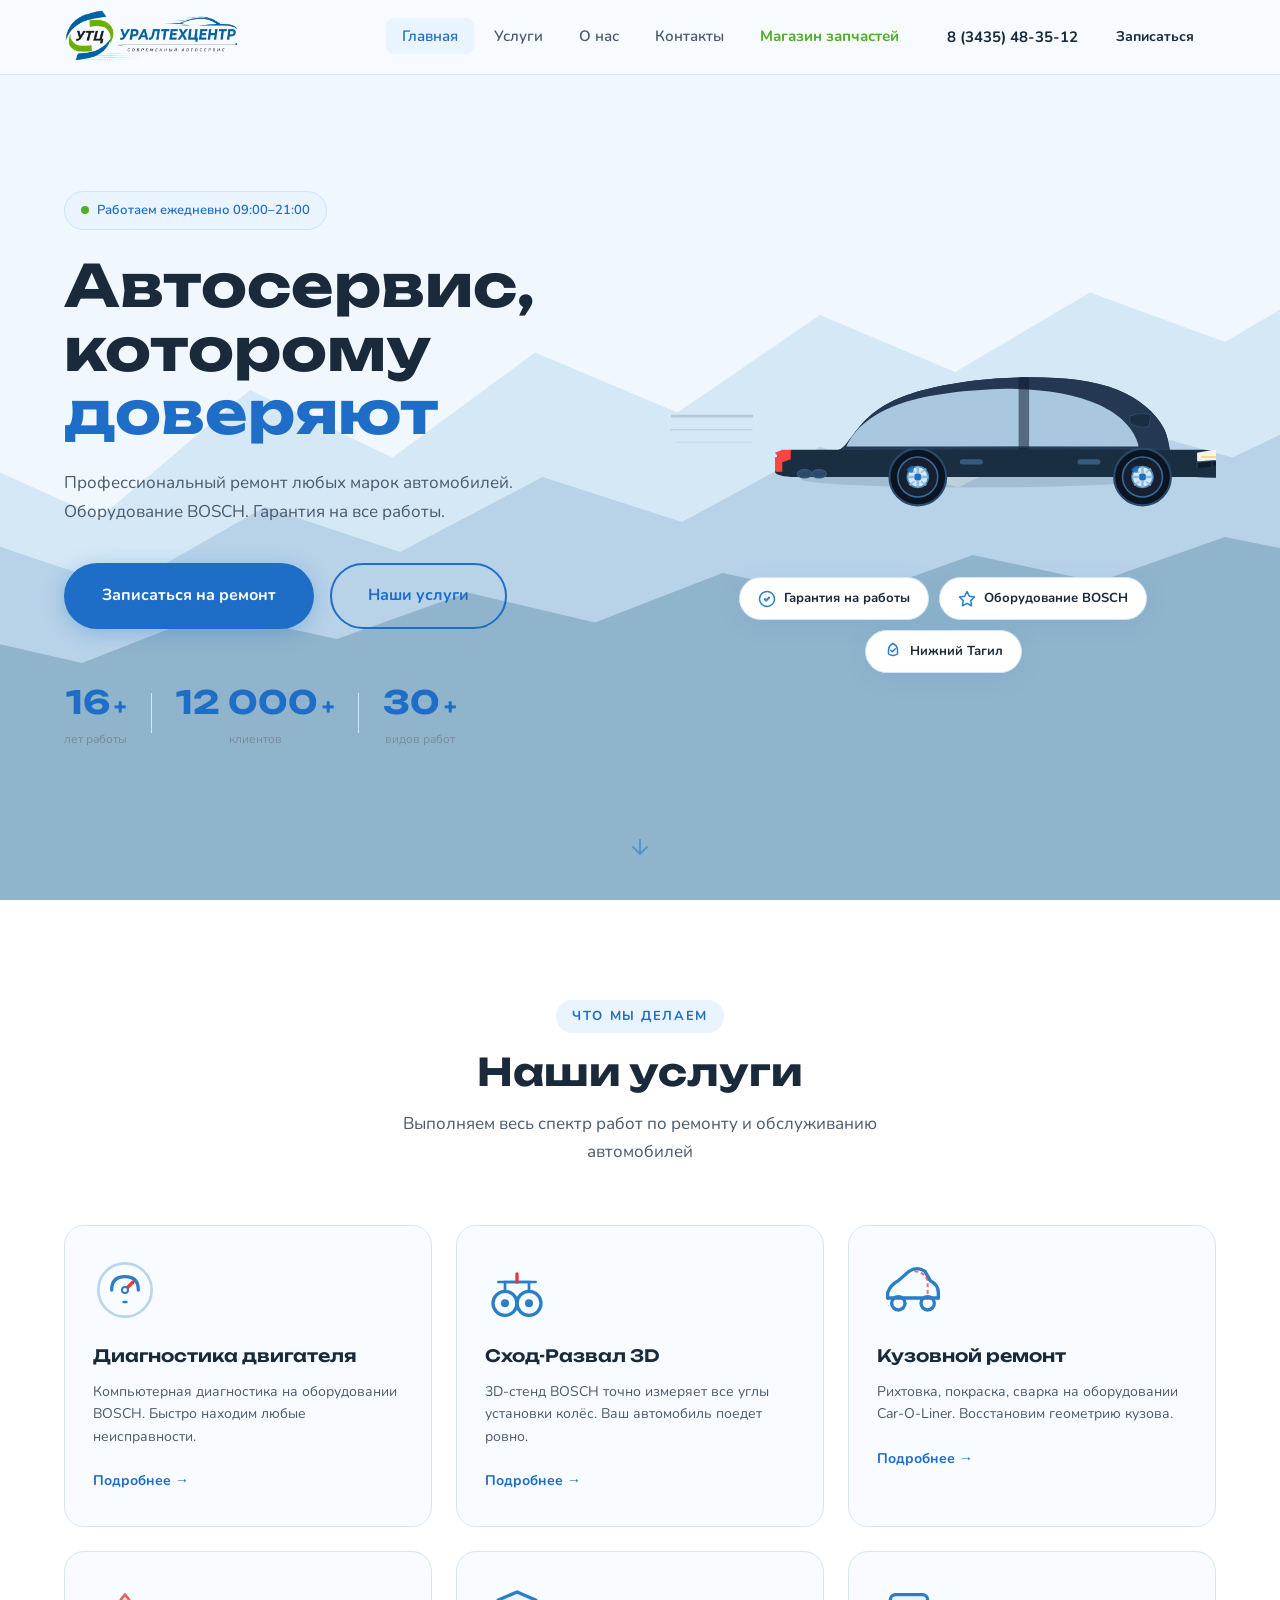
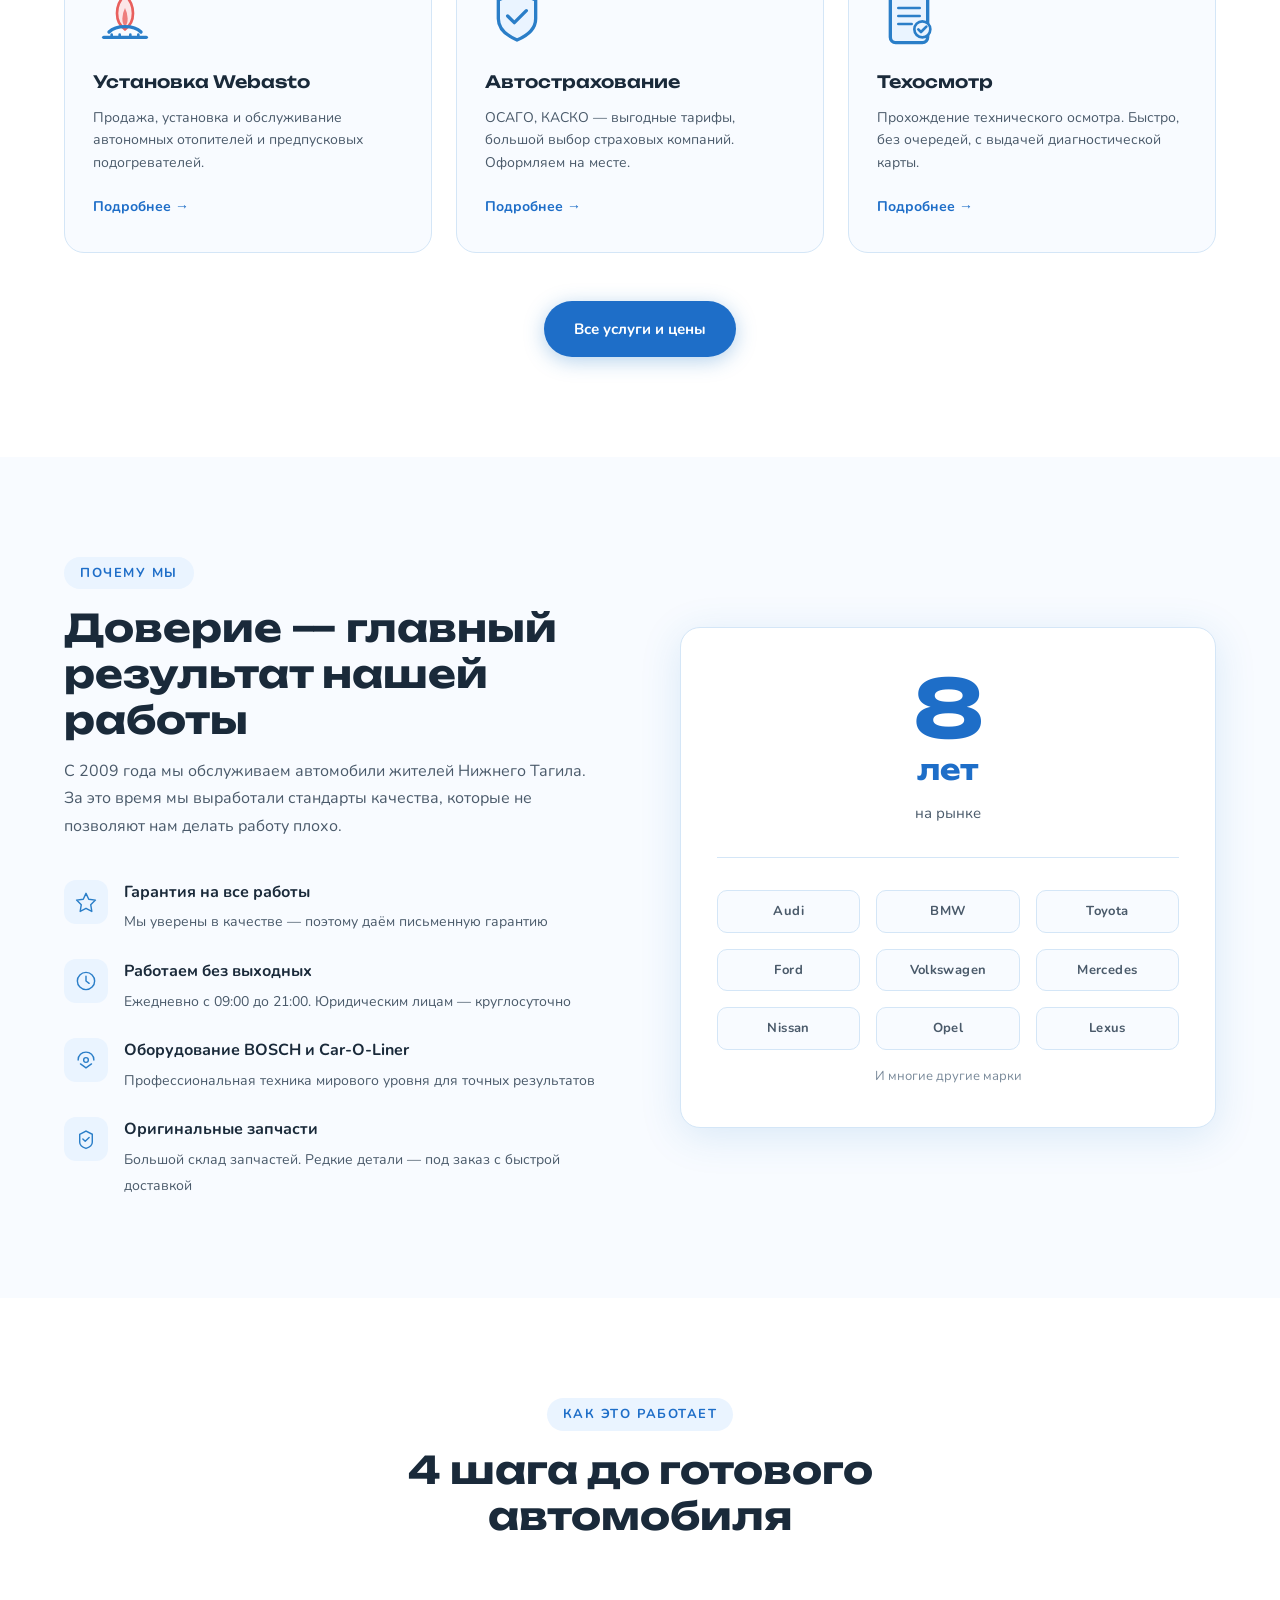
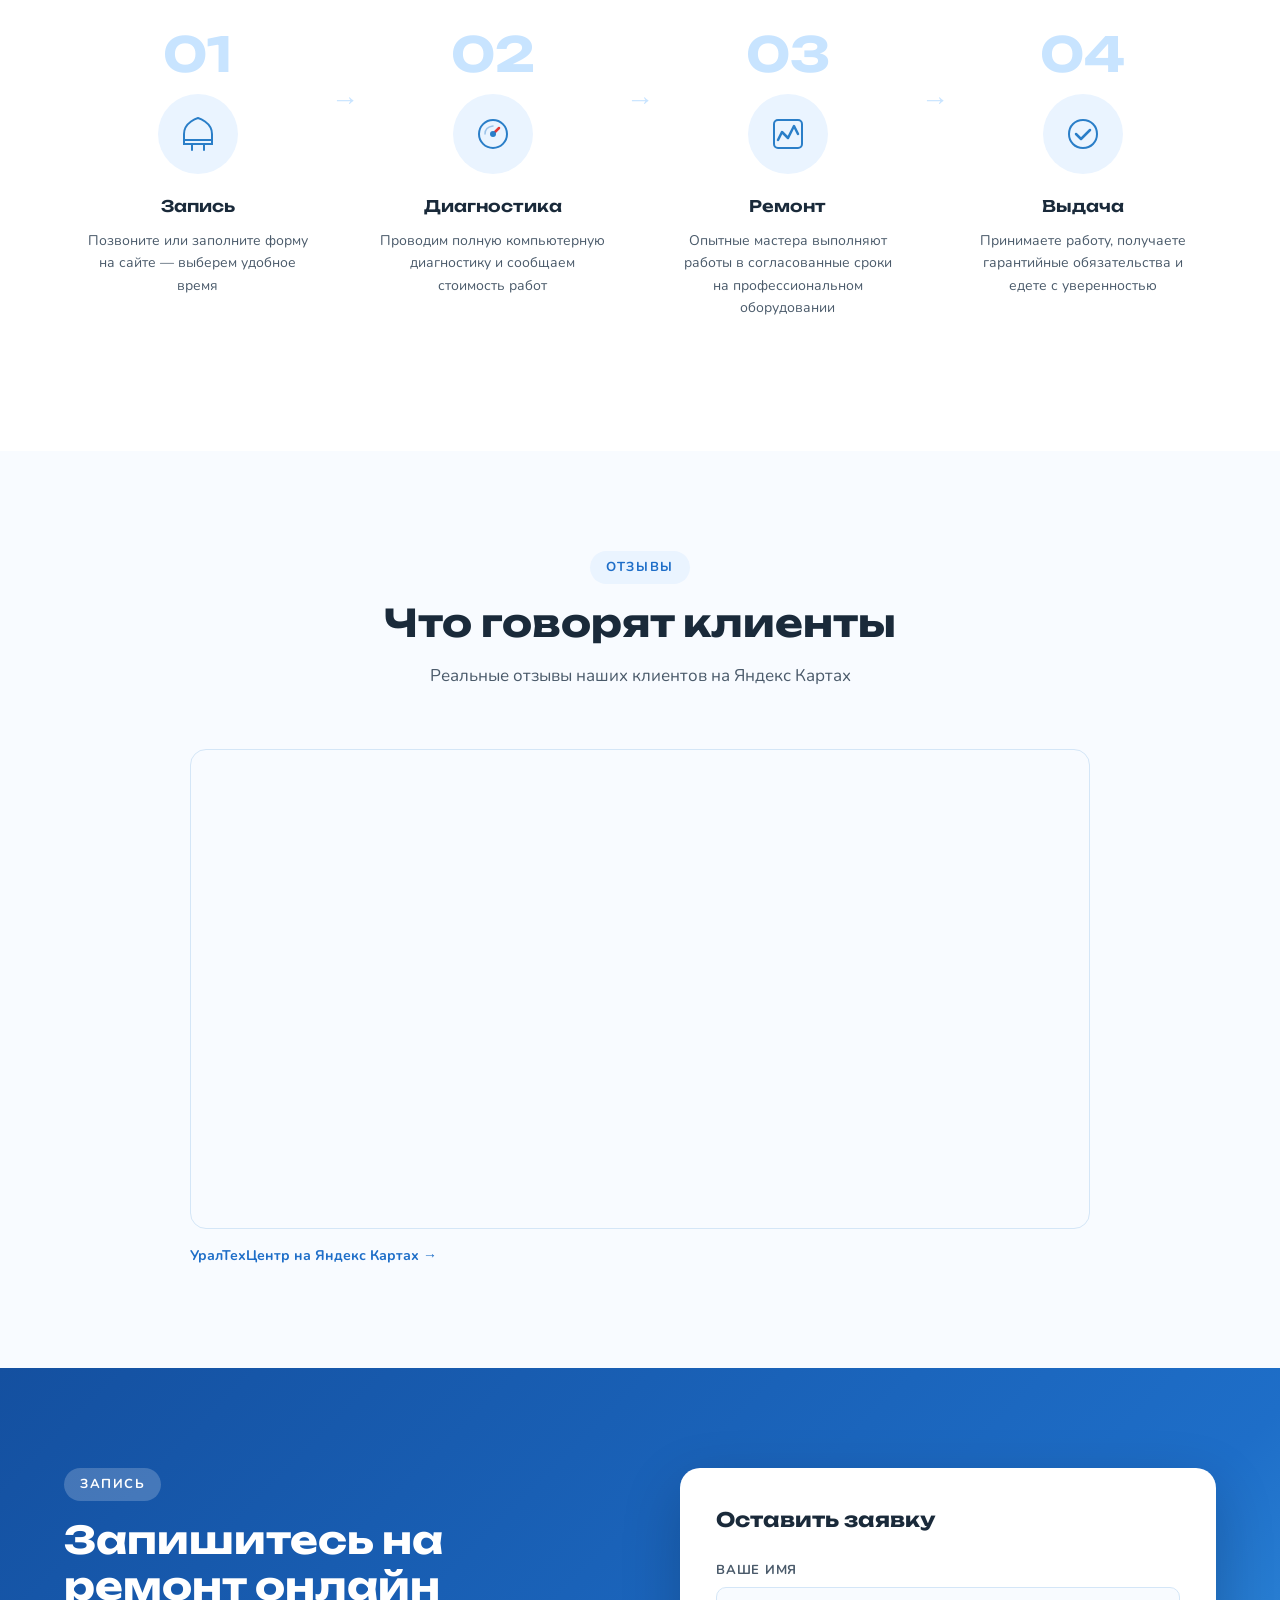
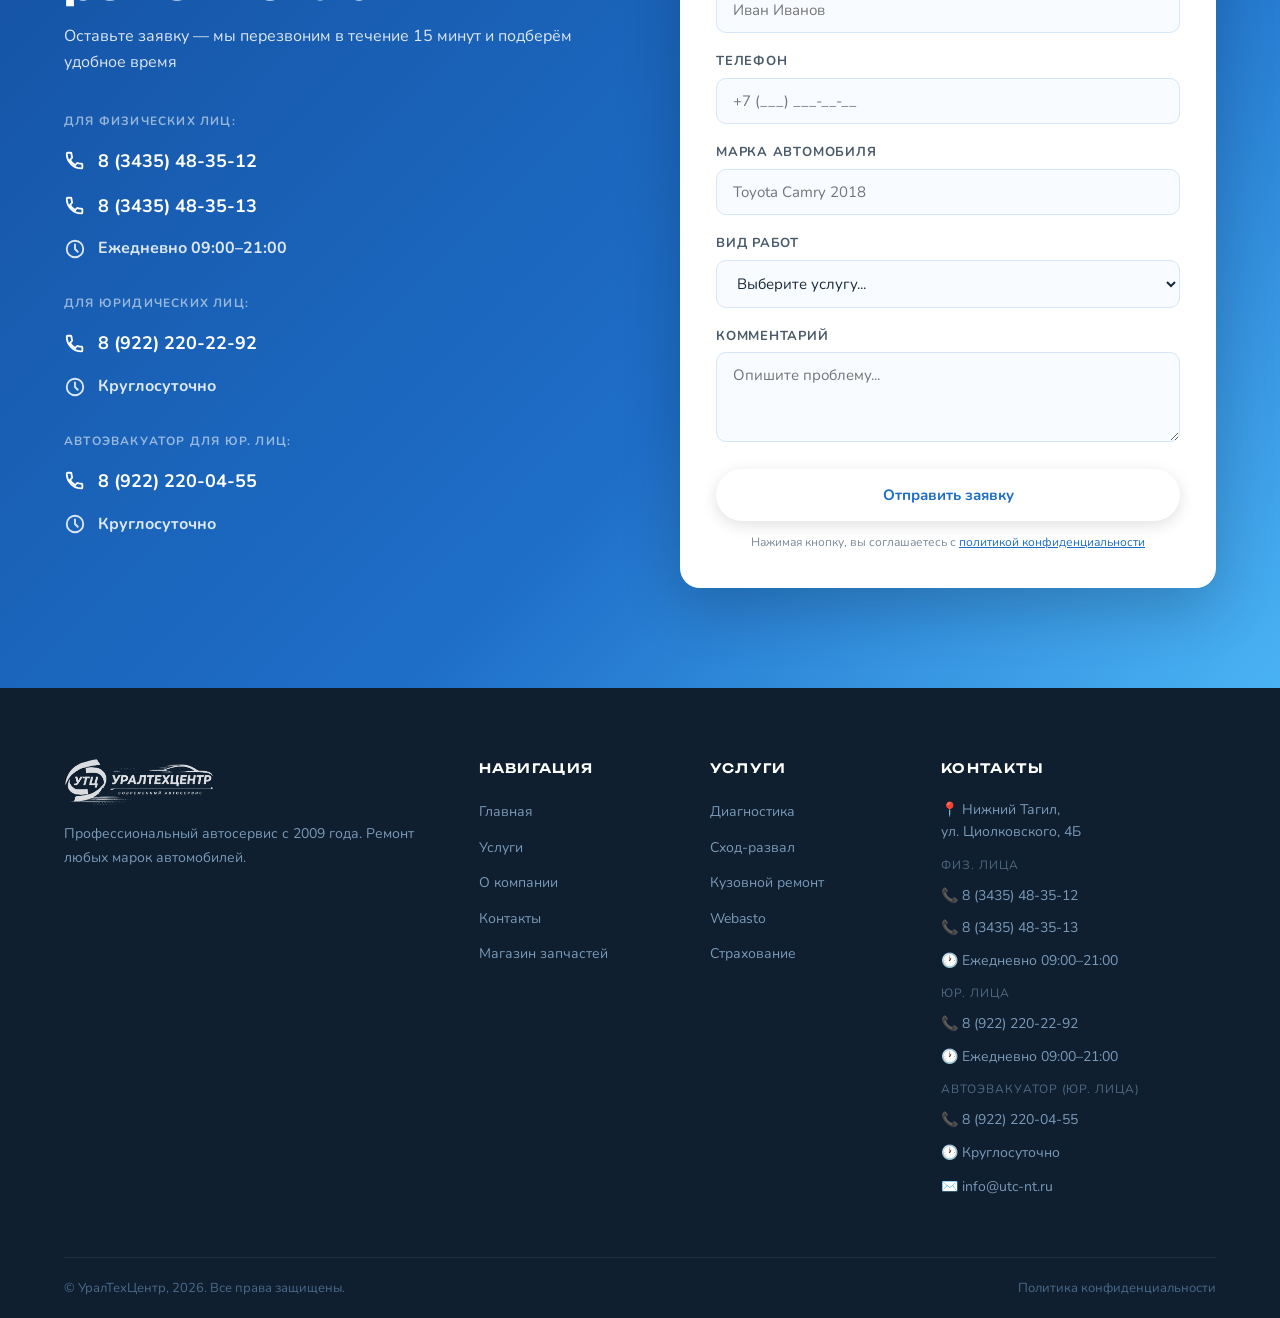
<file: index.html>
<!DOCTYPE html>
<html lang="ru">
<head>
  <meta charset="UTF-8" />
  <meta name="viewport" content="width=device-width, initial-scale=1.0" />
  <title>УралТехЦентр — Автосервис в Нижнем Тагиле</title>
  <meta name="description" content="Профессиональный автосервис УралТехЦентр в Нижнем Тагиле. Диагностика, ремонт, сход-развал, кузовные работы. Работаем ежедневно 09:00–21:00." />
  <link rel="icon" type="image/x-icon" href="favicon.ico" />
  <link rel="icon" type="image/png" href="favicon.png" />
  <link rel="apple-touch-icon" href="favicon.png" />
  <link rel="preconnect" href="https://fonts.googleapis.com" />
  <link rel="preconnect" href="https://fonts.gstatic.com" crossorigin />
  <link href="https://fonts.googleapis.com/css2?family=Unbounded:wght@400;600;700&family=Nunito:wght@400;500;600;700&display=swap" rel="stylesheet" />
  <link rel="stylesheet" href="css/style.css" />
</head>
<body>

  <!-- ШАПКА -->
  <header class="header" id="header">
    <div class="container header__inner">
      <a href="index.html" class="logo">
        <img src="images/logo.png" alt="УралТехЦентр — Современный автосервис" class="logo__img" />
      </a>

      <nav class="nav" id="nav">
        <ul class="nav__list">
          <li><a href="index.html" class="nav__link active">Главная</a></li>
          <li><a href="services.html" class="nav__link">Услуги</a></li>
          <li><a href="about.html" class="nav__link">О нас</a></li>
          <li><a href="contacts.html" class="nav__link">Контакты</a></li>
          <li><a href="https://razbor66-nt.ru" target="_blank" class="nav__link nav__link--shop">Магазин запчастей</a></li>
        </ul>
      </nav>

      <div class="header__contacts">
        <a href="tel:+73435483512" class="header__phone">8 (3435) 48-35-12</a>
        <a href="contacts.html" class="btn btn--small">Записаться</a>
      </div>

      <button class="burger" id="burger" aria-label="Открыть меню">
        <span></span><span></span><span></span>
      </button>
    </div>
  </header>

  <!-- ГЕРОЙ -->
  <section class="hero">
    <div class="hero__bg"></div>
    <div class="container hero__inner">
      <div class="hero__content">
        <div class="hero__badge animate-up">
          <span class="badge__dot"></span>
          Работаем ежедневно 09:00–21:00
        </div>
        <h1 class="hero__title animate-up delay-1">
          Автосервис,<br/>которому<br/><span class="hero__title--accent">доверяют</span>
        </h1>
        <p class="hero__subtitle animate-up delay-2">
          Профессиональный ремонт любых марок автомобилей.<br/>
          Оборудование BOSCH. Гарантия на все работы.
        </p>
        <div class="hero__actions animate-up delay-3">
          <a href="contacts.html" class="btn btn--primary btn--large">Записаться на ремонт</a>
          <a href="services.html" class="btn btn--outline btn--large">Наши услуги</a>
        </div>
        <div class="hero__stats animate-up delay-4">
          <div class="hero__stat">
            <span class="stat__num" data-count="16">0</span>
            <span class="stat__unit">+</span>
            <span class="stat__label">лет работы</span>
          </div>
          <div class="hero__stat-divider"></div>
          <div class="hero__stat">
            <span class="stat__num" data-count="12000">0</span>
            <span class="stat__unit">+</span>
            <span class="stat__label">клиентов</span>
          </div>
          <div class="hero__stat-divider"></div>
          <div class="hero__stat">
            <span class="stat__num" data-count="30">0</span>
            <span class="stat__unit">+</span>
            <span class="stat__label">видов работ</span>
          </div>
        </div>
      </div>
      <div class="hero__visual animate-right delay-2">
        <div class="hero__car-wrap">
          <svg class="hero__car" viewBox="0 0 520 280" fill="none" xmlns="http://www.w3.org/2000/svg">

            <!-- Скоростные линии -->
            <line x1="2"  y1="142" x2="78" y2="142" stroke="#0a1a2e" stroke-width="2.5" stroke-linecap="round" opacity="0.15"/>
            <line x1="0"  y1="155" x2="78" y2="155" stroke="#0a1a2e" stroke-width="1.5" stroke-linecap="round" opacity="0.10"/>
            <line x1="6"  y1="167" x2="78" y2="167" stroke="#0a1a2e" stroke-width="1"   stroke-linecap="round" opacity="0.07"/>

            <!-- Тень под машиной -->
            <ellipse cx="290" cy="202" rx="165" ry="8" fill="#0a1a2e" opacity="0.12"/>

            <!-- ТЁМНЫЙ СИЛУЭТ BMW M6 — кузов -->
            <path d="
              M100 195 C100 195 100 183 103 179 C106 175 112 174 119 174 L160 174
              C167 174 174 157 188 144 C202 131 220 122 250 115
              C280 108 312 105 344 105 C376 105 404 108 426 117
              C448 126 462 139 470 153 C474 160 476 174 476 174
              L 508 174 C517 174 526 178 530 185 C534 192 532 198 526 200
              L 476 200
              C 472 210 462 217 450 217 C438 217 428 210 424 200
              L 262 200
              C 258 210 248 217 236 217 C224 217 214 210 210 200
              L 119 200 C109 200 100 198 100 195 Z
            " fill="#1a2e42"/>

            <!-- Крыша — чуть светлее для объёма -->
            <path d="
              M160 174 C167 174 174 157 188 144 C202 131 220 122 250 115
              C280 108 312 105 344 105 C376 105 404 108 426 117
              C448 126 462 139 470 153 C474 160 476 174 476 174 Z
            " fill="#243852"/>

            <!-- Стёкла — голубые -->
            <path d="
              M168 171 C176 153 194 139 220 130 C246 121 284 117 320 116
              C356 116 386 121 408 131 C430 141 442 155 446 169 L446 171 Z
            " fill="#b8d8f0" opacity="0.9"/>

            <!-- Стойка B -->
            <rect x="332" y="105" width="10" height="69" rx="2" fill="#0f1e2e" opacity="0.55"/>

            <!-- Линия подоконника -->
            <path d="M164 174 Q343 169 474 174" stroke="#2a4a6a" stroke-width="1.2" fill="none" opacity="0.5"/>

            <!-- Ручки дверей -->
            <rect x="276" y="183" width="22" height="5" rx="2.5" fill="#4a7aaa" opacity="0.6"/>
            <rect x="388" y="183" width="22" height="5" rx="2.5" fill="#4a7aaa" opacity="0.6"/>

            <!-- Зеркало -->
            <path d="M438 142 Q450 137 458 141 L456 152 Q447 154 438 149Z" fill="#1a2e42" stroke="#2a4a6a" stroke-width="1"/>

            <!-- Фара LED -->
            <path d="M502 177 Q522 172 532 177 L530 186 Q516 189 502 185Z" fill="#fffef5" opacity="0.95"/>
            <line x1="506" y1="181" x2="528" y2="181" stroke="#ffd740" stroke-width="1.8" opacity="0.8"/>

            <!-- Задний фонарь L-образный -->
            <path d="M100 177 L107 174 L115 174 L115 183 L107 186Z" fill="#ff4444"/>
            <rect x="100" y="181" width="7" height="14" rx="1" fill="#ff4444"/>

            <!-- Решётка BMW ноздри -->
            <path d="M502 186 Q518 183 530 186 L530 194 Q518 197 502 194Z" fill="#0f1e2e" stroke="#2a4a6a" stroke-width="1"/>
            <line x1="516" y1="184" x2="516" y2="196" stroke="#2a4a6a" stroke-width="1" opacity="0.6"/>

            <!-- Передний бампер -->
            <path d="M500 192 Q526 190 534 184 L534 198 Q528 202 500 200Z" fill="#1a2e42"/>

            <!-- Выхлоп двойной -->
            <ellipse cx="128" cy="197" rx="7" ry="4" fill="#2a4a6a" stroke="#3a5a7a" stroke-width="1"/>
            <ellipse cx="142" cy="197" rx="7" ry="4" fill="#2a4a6a" stroke="#3a5a7a" stroke-width="1"/>

            <!-- Заднее колесо -->
            <circle cx="236" cy="200" r="27" fill="#0a1422" stroke="#2a4a6a" stroke-width="2"/>
            <circle cx="236" cy="200" r="19" fill="#162030" stroke="#3a6a9a" stroke-width="1.5"/>
            <circle cx="236" cy="200" r="10" fill="#d8eaf8" stroke="#4a8abf" stroke-width="1.5"/>
            <circle cx="236" cy="200" r="3.5" fill="#1e6ec8"/>
            <line x1="236" y1="190" x2="236" y2="197" stroke="#8ab8d8" stroke-width="2.5" opacity="0.9"/>
            <line x1="236" y1="203" x2="236" y2="210" stroke="#8ab8d8" stroke-width="2.5" opacity="0.9"/>
            <line x1="226" y1="200" x2="233" y2="200" stroke="#8ab8d8" stroke-width="2.5" opacity="0.9"/>
            <line x1="239" y1="200" x2="246" y2="200" stroke="#8ab8d8" stroke-width="2.5" opacity="0.9"/>
            <line x1="228" y1="192" x2="233" y2="196" stroke="#8ab8d8" stroke-width="2" opacity="0.7"/>
            <line x1="239" y1="204" x2="244" y2="208" stroke="#8ab8d8" stroke-width="2" opacity="0.7"/>
            <line x1="244" y1="192" x2="239" y2="196" stroke="#8ab8d8" stroke-width="2" opacity="0.7"/>
            <line x1="233" y1="204" x2="228" y2="208" stroke="#8ab8d8" stroke-width="2" opacity="0.7"/>
            <!-- Синий суппорт -->
            <path d="M226 192 Q229 188 233 190 L231 196 Q227 196 225 193Z" fill="#1565c0" opacity="0.8"/>

            <!-- Переднее колесо -->
            <circle cx="450" cy="200" r="27" fill="#0a1422" stroke="#2a4a6a" stroke-width="2"/>
            <circle cx="450" cy="200" r="19" fill="#162030" stroke="#3a6a9a" stroke-width="1.5"/>
            <circle cx="450" cy="200" r="10" fill="#d8eaf8" stroke="#4a8abf" stroke-width="1.5"/>
            <circle cx="450" cy="200" r="3.5" fill="#1e6ec8"/>
            <line x1="450" y1="190" x2="450" y2="197" stroke="#8ab8d8" stroke-width="2.5" opacity="0.9"/>
            <line x1="450" y1="203" x2="450" y2="210" stroke="#8ab8d8" stroke-width="2.5" opacity="0.9"/>
            <line x1="440" y1="200" x2="447" y2="200" stroke="#8ab8d8" stroke-width="2.5" opacity="0.9"/>
            <line x1="453" y1="200" x2="460" y2="200" stroke="#8ab8d8" stroke-width="2.5" opacity="0.9"/>
            <line x1="442" y1="192" x2="447" y2="196" stroke="#8ab8d8" stroke-width="2" opacity="0.7"/>
            <line x1="453" y1="204" x2="458" y2="208" stroke="#8ab8d8" stroke-width="2" opacity="0.7"/>
            <line x1="458" y1="192" x2="453" y2="196" stroke="#8ab8d8" stroke-width="2" opacity="0.7"/>
            <line x1="447" y1="204" x2="442" y2="208" stroke="#8ab8d8" stroke-width="2" opacity="0.7"/>
            <path d="M440 192 Q443 188 447 190 L445 196 Q441 196 439 193Z" fill="#1565c0" opacity="0.8"/>

          </svg>

          <div class="hero__cards animate-up delay-3">
            <div class="hero__card">
              <svg width="18" height="18" viewBox="0 0 24 24" fill="none"><path d="M9 12l2 2 4-4" stroke="#2A7EC8" stroke-width="2.5" stroke-linecap="round" stroke-linejoin="round"/><circle cx="12" cy="12" r="10" stroke="#2A7EC8" stroke-width="2"/></svg>
              Гарантия на работы
            </div>
            <div class="hero__card">
              <svg width="18" height="18" viewBox="0 0 24 24" fill="none"><path d="M12 2L15.09 8.26L22 9.27L17 14.14L18.18 21.02L12 17.77L5.82 21.02L7 14.14L2 9.27L8.91 8.26L12 2Z" stroke="#2A7EC8" stroke-width="2" stroke-linejoin="round"/></svg>
              Оборудование BOSCH
            </div>
            <div class="hero__card">
              <svg width="18" height="18" viewBox="0 0 24 24" fill="none"><path d="M12 2 Q18 5 18 11 L18 16 Q12 20 6 16 L6 11 Q6 5 12 2Z" stroke="#2A7EC8" stroke-width="2"/><path d="M9 11 L11 13 L15 9" stroke="#2A7EC8" stroke-width="2" stroke-linecap="round" stroke-linejoin="round"/></svg>
              Нижний Тагил
            </div>
          </div>
        </div>
      </div>
    </div>
    <a href="#services" class="hero__scroll">
      <svg width="24" height="24" viewBox="0 0 24 24" fill="none"><path d="M12 5v14M5 12l7 7 7-7" stroke="#2A7EC8" stroke-width="2" stroke-linecap="round" stroke-linejoin="round"/></svg>
    </a>
  </section>

  <!-- УСЛУГИ -->
  <section class="services section" id="services">
    <div class="container">
      <div class="section__head">
        <span class="section__label">Что мы делаем</span>
        <h2 class="section__title">Наши услуги</h2>
        <p class="section__subtitle">Выполняем весь спектр работ по ремонту и обслуживанию автомобилей</p>
      </div>
      <div class="services__grid">

        <a href="services.html#diagnostics" class="service-card animate-up">
          <div class="service-card__icon">
            <svg viewBox="0 0 48 48" fill="none" xmlns="http://www.w3.org/2000/svg">
              <circle cx="24" cy="24" r="20" stroke="#2A7EC8" stroke-width="2" opacity="0.3"/>
              <path d="M14 24 Q14 14 24 14 Q34 14 34 24" stroke="#2A7EC8" stroke-width="2.5" stroke-linecap="round"/>
              <path d="M24 24 L30 18" stroke="#e53935" stroke-width="2.5" stroke-linecap="round"/>
              <circle cx="24" cy="24" r="3" fill="#2A7EC8"/>
              <circle cx="24" cy="24" r="1.5" fill="white"/>
              <rect x="22" y="32" width="4" height="2" rx="1" fill="#2A7EC8"/>
            </svg>
          </div>
          <h3 class="service-card__title">Диагностика двигателя</h3>
          <p class="service-card__text">Компьютерная диагностика на оборудовании BOSCH. Быстро находим любые неисправности.</p>
          <span class="service-card__link">Подробнее →</span>
        </a>

        <a href="services.html#alignment" class="service-card animate-up delay-1">
          <div class="service-card__icon">
            <svg viewBox="0 0 48 48" fill="none" xmlns="http://www.w3.org/2000/svg">
              <circle cx="15" cy="34" r="9" stroke="#2A7EC8" stroke-width="2.5"/>
              <circle cx="33" cy="34" r="9" stroke="#2A7EC8" stroke-width="2.5"/>
              <circle cx="15" cy="34" r="3" fill="#2A7EC8"/>
              <circle cx="33" cy="34" r="3" fill="#2A7EC8"/>
              <path d="M15 25 L15 18 L33 18 L33 25" stroke="#2A7EC8" stroke-width="2" stroke-linecap="round"/>
              <path d="M10 18 L38 18" stroke="#2A7EC8" stroke-width="2" stroke-linecap="round"/>
              <path d="M24 18 L24 12" stroke="#e53935" stroke-width="2.5" stroke-linecap="round"/>
            </svg>
          </div>
          <h3 class="service-card__title">Сход-Развал 3D</h3>
          <p class="service-card__text">3D-стенд BOSCH точно измеряет все углы установки колёс. Ваш автомобиль поедет ровно.</p>
          <span class="service-card__link">Подробнее →</span>
        </a>

        <a href="services.html#body" class="service-card animate-up delay-2">
          <div class="service-card__icon">
            <svg viewBox="0 0 48 48" fill="none" xmlns="http://www.w3.org/2000/svg">
              <path d="M8 30 L8 26 Q10 20 16 17 L24 10 Q30 6 36 10 L40 17 Q46 20 46 26 L46 30" stroke="#2A7EC8" stroke-width="2.5" stroke-linecap="round"/>
              <path d="M8 30 L46 30" stroke="#2A7EC8" stroke-width="2.5" stroke-linecap="round"/>
              <circle cx="16" cy="34" r="5" stroke="#2A7EC8" stroke-width="2.5"/>
              <circle cx="38" cy="34" r="5" stroke="#2A7EC8" stroke-width="2.5"/>
              <path d="M28 10 Q35 10 38 17 L38 30" stroke="#e53935" stroke-width="1.5" stroke-dasharray="3 2" opacity="0.7"/>
            </svg>
          </div>
          <h3 class="service-card__title">Кузовной ремонт</h3>
          <p class="service-card__text">Рихтовка, покраска, сварка на оборудовании Car-O-Liner. Восстановим геометрию кузова.</p>
          <span class="service-card__link">Подробнее →</span>
        </a>

        <a href="services.html#webasto" class="service-card animate-up delay-3">
          <div class="service-card__icon">
            <svg viewBox="0 0 48 48" fill="none" xmlns="http://www.w3.org/2000/svg">
              <path d="M24 8 Q30 14 30 22 Q30 30 24 34 Q18 30 18 22 Q18 14 24 8Z" stroke="#e53935" stroke-width="2" fill="#fee2e2" opacity="0.8"/>
              <path d="M24 18 Q26 22 26 26 Q26 30 24 32 Q22 30 22 26 Q22 22 24 18Z" fill="#e53935" opacity="0.6"/>
              <path d="M12 36 Q16 32 24 32 Q32 32 36 36" stroke="#2A7EC8" stroke-width="2.5" stroke-linecap="round"/>
              <path d="M8 40 L40 40" stroke="#2A7EC8" stroke-width="2.5" stroke-linecap="round"/>
              <path d="M14 38 L14 40 M20 38 L20 40 M28 38 L28 40 M34 38 L34 40" stroke="#2A7EC8" stroke-width="2" stroke-linecap="round"/>
            </svg>
          </div>
          <h3 class="service-card__title">Установка Webasto</h3>
          <p class="service-card__text">Продажа, установка и обслуживание автономных отопителей и предпусковых подогревателей.</p>
          <span class="service-card__link">Подробнее →</span>
        </a>

        <a href="services.html#insurance" class="service-card animate-up delay-1">
          <div class="service-card__icon">
            <svg viewBox="0 0 48 48" fill="none" xmlns="http://www.w3.org/2000/svg">
              <path d="M24 6 L38 12 L38 26 Q38 36 24 42 Q10 36 10 26 L10 12 Z" stroke="#2A7EC8" stroke-width="2.5" fill="#EAF4FF"/>
              <path d="M17 24 L22 29 L31 20" stroke="#2A7EC8" stroke-width="2.5" stroke-linecap="round" stroke-linejoin="round"/>
            </svg>
          </div>
          <h3 class="service-card__title">Автострахование</h3>
          <p class="service-card__text">ОСАГО, КАСКО — выгодные тарифы, большой выбор страховых компаний. Оформляем на месте.</p>
          <span class="service-card__link">Подробнее →</span>
        </a>

        <a href="services.html#inspection" class="service-card animate-up delay-2">
          <div class="service-card__icon">
            <svg viewBox="0 0 48 48" fill="none" xmlns="http://www.w3.org/2000/svg">
              <rect x="10" y="8" width="28" height="36" rx="4" stroke="#2A7EC8" stroke-width="2.5" fill="#EAF4FF"/>
              <path d="M16 18 L32 18 M16 24 L32 24 M16 30 L26 30" stroke="#2A7EC8" stroke-width="2" stroke-linecap="round"/>
              <circle cx="34" cy="34" r="6" fill="#EAF4FF" stroke="#2A7EC8" stroke-width="2"/>
              <path d="M31 34 L33 36 L37 32" stroke="#2A7EC8" stroke-width="2" stroke-linecap="round" stroke-linejoin="round"/>
            </svg>
          </div>
          <h3 class="service-card__title">Техосмотр</h3>
          <p class="service-card__text">Прохождение технического осмотра. Быстро, без очередей, с выдачей диагностической карты.</p>
          <span class="service-card__link">Подробнее →</span>
        </a>

      </div>
      <div class="services__footer">
        <a href="services.html" class="btn btn--primary">Все услуги и цены</a>
      </div>
    </div>
  </section>

  <!-- ПРЕИМУЩЕСТВА -->
  <section class="why section">
    <div class="container">
      <div class="why__inner">
        <div class="why__content">
          <span class="section__label">Почему мы</span>
          <h2 class="section__title">Доверие — главный<br/>результат нашей работы</h2>
          <p class="why__text">
            С 2009 года мы обслуживаем автомобили жителей Нижнего Тагила. За это время мы выработали стандарты качества, которые не позволяют нам делать работу плохо.
          </p>
          <div class="why__list">
            <div class="why__item">
              <div class="why__item-icon">
                <svg viewBox="0 0 28 28" fill="none"><path d="M14 3 L17.5 10.5 L26 11.6 L20 17.4 L21.4 26 L14 22 L6.6 26 L8 17.4 L2 11.6 L10.5 10.5 Z" stroke="#2A7EC8" stroke-width="1.8" stroke-linejoin="round"/></svg>
              </div>
              <div>
                <strong>Гарантия на все работы</strong>
                <span>Мы уверены в качестве — поэтому даём письменную гарантию</span>
              </div>
            </div>
            <div class="why__item">
              <div class="why__item-icon">
                <svg viewBox="0 0 28 28" fill="none"><circle cx="14" cy="14" r="11" stroke="#2A7EC8" stroke-width="1.8"/><path d="M14 8 L14 14 L18 17" stroke="#2A7EC8" stroke-width="1.8" stroke-linecap="round"/></svg>
              </div>
              <div>
                <strong>Работаем без выходных</strong>
                <span>Ежедневно с 09:00 до 21:00. Юридическим лицам — круглосуточно</span>
              </div>
            </div>
            <div class="why__item">
              <div class="why__item-icon">
                <svg viewBox="0 0 28 28" fill="none"><path d="M4 14 C4 8 8.5 4 14 4 C19.5 4 24 8 24 14" stroke="#2A7EC8" stroke-width="1.8" stroke-linecap="round"/><path d="M7 19 L14 24 L21 19" stroke="#2A7EC8" stroke-width="1.8" stroke-linecap="round"/><circle cx="14" cy="14" r="3" stroke="#2A7EC8" stroke-width="1.8"/></svg>
              </div>
              <div>
                <strong>Оборудование BOSCH и Car-O-Liner</strong>
                <span>Профессиональная техника мирового уровня для точных результатов</span>
              </div>
            </div>
            <div class="why__item">
              <div class="why__item-icon">
                <svg viewBox="0 0 28 28" fill="none"><path d="M6 8 L14 4 L22 8 L22 18 Q22 23 14 26 Q6 23 6 18 Z" stroke="#2A7EC8" stroke-width="1.8"/><path d="M10 14 L13 17 L18 12" stroke="#2A7EC8" stroke-width="1.8" stroke-linecap="round" stroke-linejoin="round"/></svg>
              </div>
              <div>
                <strong>Оригинальные запчасти</strong>
                <span>Большой склад запчастей. Редкие детали — под заказ с быстрой доставкой</span>
              </div>
            </div>
          </div>
        </div>
        <div class="why__visual">
          <div class="why__card-stack">
            <div class="why__big-stat">
              <span class="big-stat__num" data-count="15">0</span>
              <span class="big-stat__unit">лет</span>
              <span class="big-stat__label">на рынке</span>
            </div>
            <div class="why__brand-grid">
              <div class="brand-item">Audi</div>
              <div class="brand-item">BMW</div>
              <div class="brand-item">Toyota</div>
              <div class="brand-item">Ford</div>
              <div class="brand-item">Volkswagen</div>
              <div class="brand-item">Mercedes</div>
              <div class="brand-item">Nissan</div>
              <div class="brand-item">Opel</div>
              <div class="brand-item">Lexus</div>
            </div>
            <p class="why__brands-label">И многие другие марки</p>
          </div>
        </div>
      </div>
    </div>
  </section>

  <!-- КАК МЫ РАБОТАЕМ -->
  <section class="process section">
    <div class="container">
      <div class="section__head">
        <span class="section__label">Как это работает</span>
        <h2 class="section__title">4 шага до готового<br/>автомобиля</h2>
      </div>
      <div class="process__steps">
        <div class="process__step animate-up">
          <div class="process__num">01</div>
          <div class="process__icon">
            <svg viewBox="0 0 44 44" fill="none"><path d="M22 6 C22 6 8 10 8 22 L8 32 L36 32 L36 22 C36 10 22 6 22 6Z" stroke="#2A7EC8" stroke-width="2" fill="#EAF4FF"/><path d="M16 32 L16 38 M28 32 L28 38" stroke="#2A7EC8" stroke-width="2" stroke-linecap="round"/><path d="M8 28 L36 28" stroke="#2A7EC8" stroke-width="2"/></svg>
          </div>
          <h3>Запись</h3>
          <p>Позвоните или заполните форму на сайте — выберем удобное время</p>
        </div>
        <div class="process__arrow">→</div>
        <div class="process__step animate-up delay-1">
          <div class="process__num">02</div>
          <div class="process__icon">
            <svg viewBox="0 0 44 44" fill="none"><circle cx="22" cy="22" r="14" stroke="#2A7EC8" stroke-width="2" fill="#EAF4FF"/><path d="M22 22 L28 16" stroke="#e53935" stroke-width="2.5" stroke-linecap="round"/><circle cx="22" cy="22" r="3" fill="#2A7EC8"/><path d="M14 22 Q14 15 22 14" stroke="#2A7EC8" stroke-width="1.5" stroke-linecap="round" opacity="0.4"/></svg>
          </div>
          <h3>Диагностика</h3>
          <p>Проводим полную компьютерную диагностику и сообщаем стоимость работ</p>
        </div>
        <div class="process__arrow">→</div>
        <div class="process__step animate-up delay-2">
          <div class="process__num">03</div>
          <div class="process__icon">
            <svg viewBox="0 0 44 44" fill="none"><path d="M12 28 L16 20 L22 26 L28 14 L32 22" stroke="#2A7EC8" stroke-width="2.5" stroke-linecap="round" stroke-linejoin="round" fill="none"/><rect x="8" y="8" width="28" height="28" rx="4" stroke="#2A7EC8" stroke-width="2" fill="#EAF4FF"/><path d="M12 28 L16 20 L22 26 L28 14 L32 22" stroke="#2A7EC8" stroke-width="2.5" stroke-linecap="round" stroke-linejoin="round" fill="none"/></svg>
          </div>
          <h3>Ремонт</h3>
          <p>Опытные мастера выполняют работы в согласованные сроки на профессиональном оборудовании</p>
        </div>
        <div class="process__arrow">→</div>
        <div class="process__step animate-up delay-3">
          <div class="process__num">04</div>
          <div class="process__icon">
            <svg viewBox="0 0 44 44" fill="none"><path d="M8 22 C8 14 14 8 22 8 C30 8 36 14 36 22 C36 30 30 36 22 36 C14 36 8 30 8 22Z" stroke="#2A7EC8" stroke-width="2" fill="#EAF4FF"/><path d="M15 22 L20 27 L29 18" stroke="#2A7EC8" stroke-width="2.5" stroke-linecap="round" stroke-linejoin="round"/></svg>
          </div>
          <h3>Выдача</h3>
          <p>Принимаете работу, получаете гарантийные обязательства и едете с уверенностью</p>
        </div>
      </div>
    </div>
  </section>

  <!-- ОТЗЫВЫ -->
  <section class="reviews section">
    <div class="container">
      <div class="section__head">
        <span class="section__label">Отзывы</span>
        <h2 class="section__title">Что говорят клиенты</h2>
        <p class="section__subtitle">Реальные отзывы наших клиентов на Яндекс Картах</p>
      </div>
      <div class="yandex-widget-wrap animate-up">
        <iframe
          src="https://yandex.ru/maps-reviews-widget/76627251059?comments"
          frameborder="0"
          width="100%"
          height="480"
          allowfullscreen="true"
          style="border-radius: 16px; border: 1px solid #d4e6f7; display: block;"
          title="Отзывы об УралТехЦентр на Яндекс Картах"
        ></iframe>
        <a
          href="https://yandex.com/maps/org/uraltekhtsentr/76627251059"
          target="_blank"
          rel="noopener noreferrer"
          class="yandex-widget-link"
        >
          УралТехЦентр на Яндекс Картах →
        </a>
      </div>
    </div>
  </section>

  <!-- ЗАПИСЬ НА РЕМОНТ -->
  <section class="booking section" id="booking">
    <div class="container">
      <div class="booking__inner">
        <div class="booking__content">
          <span class="section__label section__label--light">Запись</span>
          <h2 class="booking__title">Запишитесь на ремонт онлайн</h2>
          <p class="booking__subtitle">Оставьте заявку — мы перезвоним в течение 15 минут и подберём удобное время</p>
          <div class="booking__contacts">
            <p class="booking__contact-group-label">Для физических лиц:</p>
            <a href="tel:+73435483512" class="booking__contact-item">
              <svg viewBox="0 0 24 24" fill="none"><path d="M6.6 10.8C7.8 13.2 9.8 15.2 12.2 16.4L14.2 14.4C14.5 14.1 14.9 14 15.3 14.2C16.5 14.6 17.8 14.8 19 14.8C19.6 14.8 20 15.2 20 15.8V19C20 19.6 19.6 20 19 20C10.2 20 3 12.8 3 4C3 3.4 3.4 3 4 3H7.2C7.8 3 8.2 3.4 8.2 4C8.2 5.2 8.4 6.5 8.8 7.7C8.9 8.1 8.8 8.5 8.5 8.8L6.6 10.8Z" stroke="#fff" stroke-width="2"/></svg>
              8 (3435) 48-35-12
            </a>
            <a href="tel:+73435483513" class="booking__contact-item">
              <svg viewBox="0 0 24 24" fill="none"><path d="M6.6 10.8C7.8 13.2 9.8 15.2 12.2 16.4L14.2 14.4C14.5 14.1 14.9 14 15.3 14.2C16.5 14.6 17.8 14.8 19 14.8C19.6 14.8 20 15.2 20 15.8V19C20 19.6 19.6 20 19 20C10.2 20 3 12.8 3 4C3 3.4 3.4 3 4 3H7.2C7.8 3 8.2 3.4 8.2 4C8.2 5.2 8.4 6.5 8.8 7.7C8.9 8.1 8.8 8.5 8.5 8.8L6.6 10.8Z" stroke="#fff" stroke-width="2"/></svg>
              8 (3435) 48-35-13
            </a>
            <div class="booking__contact-item booking__contact-item--text">
              <svg viewBox="0 0 24 24" fill="none"><circle cx="12" cy="12" r="9" stroke="#fff" stroke-width="2"/><path d="M12 7 L12 12 L15 15" stroke="#fff" stroke-width="2" stroke-linecap="round"/></svg>
              Ежедневно 09:00–21:00
            </div>
            <p class="booking__contact-group-label" style="margin-top:16px;">Для юридических лиц:</p>
            <a href="tel:+79222202292" class="booking__contact-item">
              <svg viewBox="0 0 24 24" fill="none"><path d="M6.6 10.8C7.8 13.2 9.8 15.2 12.2 16.4L14.2 14.4C14.5 14.1 14.9 14 15.3 14.2C16.5 14.6 17.8 14.8 19 14.8C19.6 14.8 20 15.2 20 15.8V19C20 19.6 19.6 20 19 20C10.2 20 3 12.8 3 4C3 3.4 3.4 3 4 3H7.2C7.8 3 8.2 3.4 8.2 4C8.2 5.2 8.4 6.5 8.8 7.7C8.9 8.1 8.8 8.5 8.5 8.8L6.6 10.8Z" stroke="#fff" stroke-width="2"/></svg>
              8 (922) 220-22-92
            </a>
            <div class="booking__contact-item booking__contact-item--text">
              <svg viewBox="0 0 24 24" fill="none"><circle cx="12" cy="12" r="9" stroke="#fff" stroke-width="2"/><path d="M12 7 L12 12 L15 15" stroke="#fff" stroke-width="2" stroke-linecap="round"/></svg>
              Круглосуточно
            </div>
            <p class="booking__contact-group-label" style="margin-top:16px;">Автоэвакуатор для юр. лиц:</p>
            <a href="tel:+79222200455" class="booking__contact-item">
              <svg viewBox="0 0 24 24" fill="none"><path d="M6.6 10.8C7.8 13.2 9.8 15.2 12.2 16.4L14.2 14.4C14.5 14.1 14.9 14 15.3 14.2C16.5 14.6 17.8 14.8 19 14.8C19.6 14.8 20 15.2 20 15.8V19C20 19.6 19.6 20 19 20C10.2 20 3 12.8 3 4C3 3.4 3.4 3 4 3H7.2C7.8 3 8.2 3.4 8.2 4C8.2 5.2 8.4 6.5 8.8 7.7C8.9 8.1 8.8 8.5 8.5 8.8L6.6 10.8Z" stroke="#fff" stroke-width="2"/></svg>
              8 (922) 220-04-55
            </a>
            <div class="booking__contact-item booking__contact-item--text">
              <svg viewBox="0 0 24 24" fill="none"><circle cx="12" cy="12" r="9" stroke="#fff" stroke-width="2"/><path d="M12 7 L12 12 L15 15" stroke="#fff" stroke-width="2" stroke-linecap="round"/></svg>
              Круглосуточно
            </div>
          </div>
        </div>
        <div class="booking__form-wrap">
          <form class="booking__form" id="bookingForm">
            <h3 class="booking__form-title">Оставить заявку</h3>
            <div class="form-group">
              <label>Ваше имя</label>
              <input type="text" placeholder="Иван Иванов" required />
            </div>
            <div class="form-group">
              <label>Телефон</label>
              <input type="tel" placeholder="+7 (___) ___-__-__" required />
            </div>
            <div class="form-group">
              <label>Марка автомобиля</label>
              <input type="text" placeholder="Toyota Camry 2018" />
            </div>
            <div class="form-group">
              <label>Вид работ</label>
              <select>
                <option value="">Выберите услугу...</option>
                <option>Диагностика двигателя</option>
                <option>Диагностика ходовой части</option>
                <option>Ремонт двигателя</option>
                <option>Ремонт подвески и тормозов</option>
                <option>Сход-развал 3D</option>
                <option>Кузовной ремонт</option>
                <option>Подбор автоэмали и покраска</option>
                <option>Слесарные работы</option>
                <option>Ремонт электрооборудования</option>
                <option>Регулировка фар</option>
                <option>Установка Webasto</option>
                <option>Автострахование</option>
                <option>Техосмотр</option>
                <option>Автомойка</option>
                <option>Другое</option>
              </select>
            </div>
            <div class="form-group">
              <label>Комментарий</label>
              <textarea placeholder="Опишите проблему..."></textarea>
            </div>
            <button type="submit" class="btn btn--white btn--full">Отправить заявку</button>
            <p class="form-note">Нажимая кнопку, вы соглашаетесь с <a href="privacy.html">политикой конфиденциальности</a></p>
          </form>
        </div>
      </div>
    </div>
  </section>

  <!-- ПОДВАЛ -->
  <footer class="footer">
    <div class="container">
      <div class="footer__inner">
        <div class="footer__brand">
          <a href="index.html" class="logo logo--footer">
            <img src="images/logo.png" alt="УралТехЦентр" class="logo__img logo__img--footer" />
          </a>
          <p class="footer__desc">Профессиональный автосервис с 2009 года. Ремонт любых марок автомобилей.</p>
        </div>
        <div class="footer__nav">
          <h4>Навигация</h4>
          <ul>
            <li><a href="index.html">Главная</a></li>
            <li><a href="services.html">Услуги</a></li>
            <li><a href="about.html">О компании</a></li>
            <li><a href="contacts.html">Контакты</a></li>
            <li><a href="https://razbor66-nt.ru" target="_blank">Магазин запчастей</a></li>
          </ul>
        </div>
        <div class="footer__services">
          <h4>Услуги</h4>
          <ul>
            <li><a href="services.html#diagnostics">Диагностика</a></li>
            <li><a href="services.html#alignment">Сход-развал</a></li>
            <li><a href="services.html#body">Кузовной ремонт</a></li>
            <li><a href="services.html#webasto">Webasto</a></li>
            <li><a href="services.html#insurance">Страхование</a></li>
          </ul>
        </div>
        <div class="footer__contacts">
          <h4>Контакты</h4>
          <p>📍 Нижний Тагил,<br/>ул. Циолковского, 4Б</p>
          <p style="margin-top:12px; font-size:12px; opacity:0.6; text-transform:uppercase; letter-spacing:0.08em;">Физ. лица</p>
          <p>📞 <a href="tel:+73435483512">8 (3435) 48-35-12</a></p>
          <p>📞 <a href="tel:+73435483513">8 (3435) 48-35-13</a></p>
          <p>🕐 Ежедневно 09:00–21:00</p>
          <p style="margin-top:12px; font-size:12px; opacity:0.6; text-transform:uppercase; letter-spacing:0.08em;">Юр. лица</p>
          <p>📞 <a href="tel:+79222202292">8 (922) 220-22-92</a></p>
          <p>🕐 Ежедневно 09:00–21:00</p>
          <p style="margin-top:12px; font-size:12px; opacity:0.6; text-transform:uppercase; letter-spacing:0.08em;">Автоэвакуатор (юр. лица)</p>
          <p>📞 <a href="tel:+79222200455">8 (922) 220-04-55</a></p>
          <p>🕐 Круглосуточно</p>
          <p style="margin-top:12px;">✉️ <a href="mailto:info@utc-nt.ru">info@utc-nt.ru</a></p>
        </div>
      </div>
      <div class="footer__bottom">
        <p>© УралТехЦентр, 2026. Все права защищены.</p>
        <a href="privacy.html">Политика конфиденциальности</a>
      </div>
    </div>
  </footer>

  <!-- Кнопка "наверх" -->
  <button class="scroll-top" id="scrollTop" aria-label="Наверх">
    <svg viewBox="0 0 24 24" fill="none"><path d="M12 19V5M5 12l7-7 7 7" stroke="currentColor" stroke-width="2.5" stroke-linecap="round" stroke-linejoin="round"/></svg>
  </button>

  <!-- Всплывающее уведомление -->
  <div class="toast" id="toast">Заявка отправлена! Перезвоним в течение 15 минут.</div>

  <script src="js/main.js"></script>
</body>
</html>
</file>
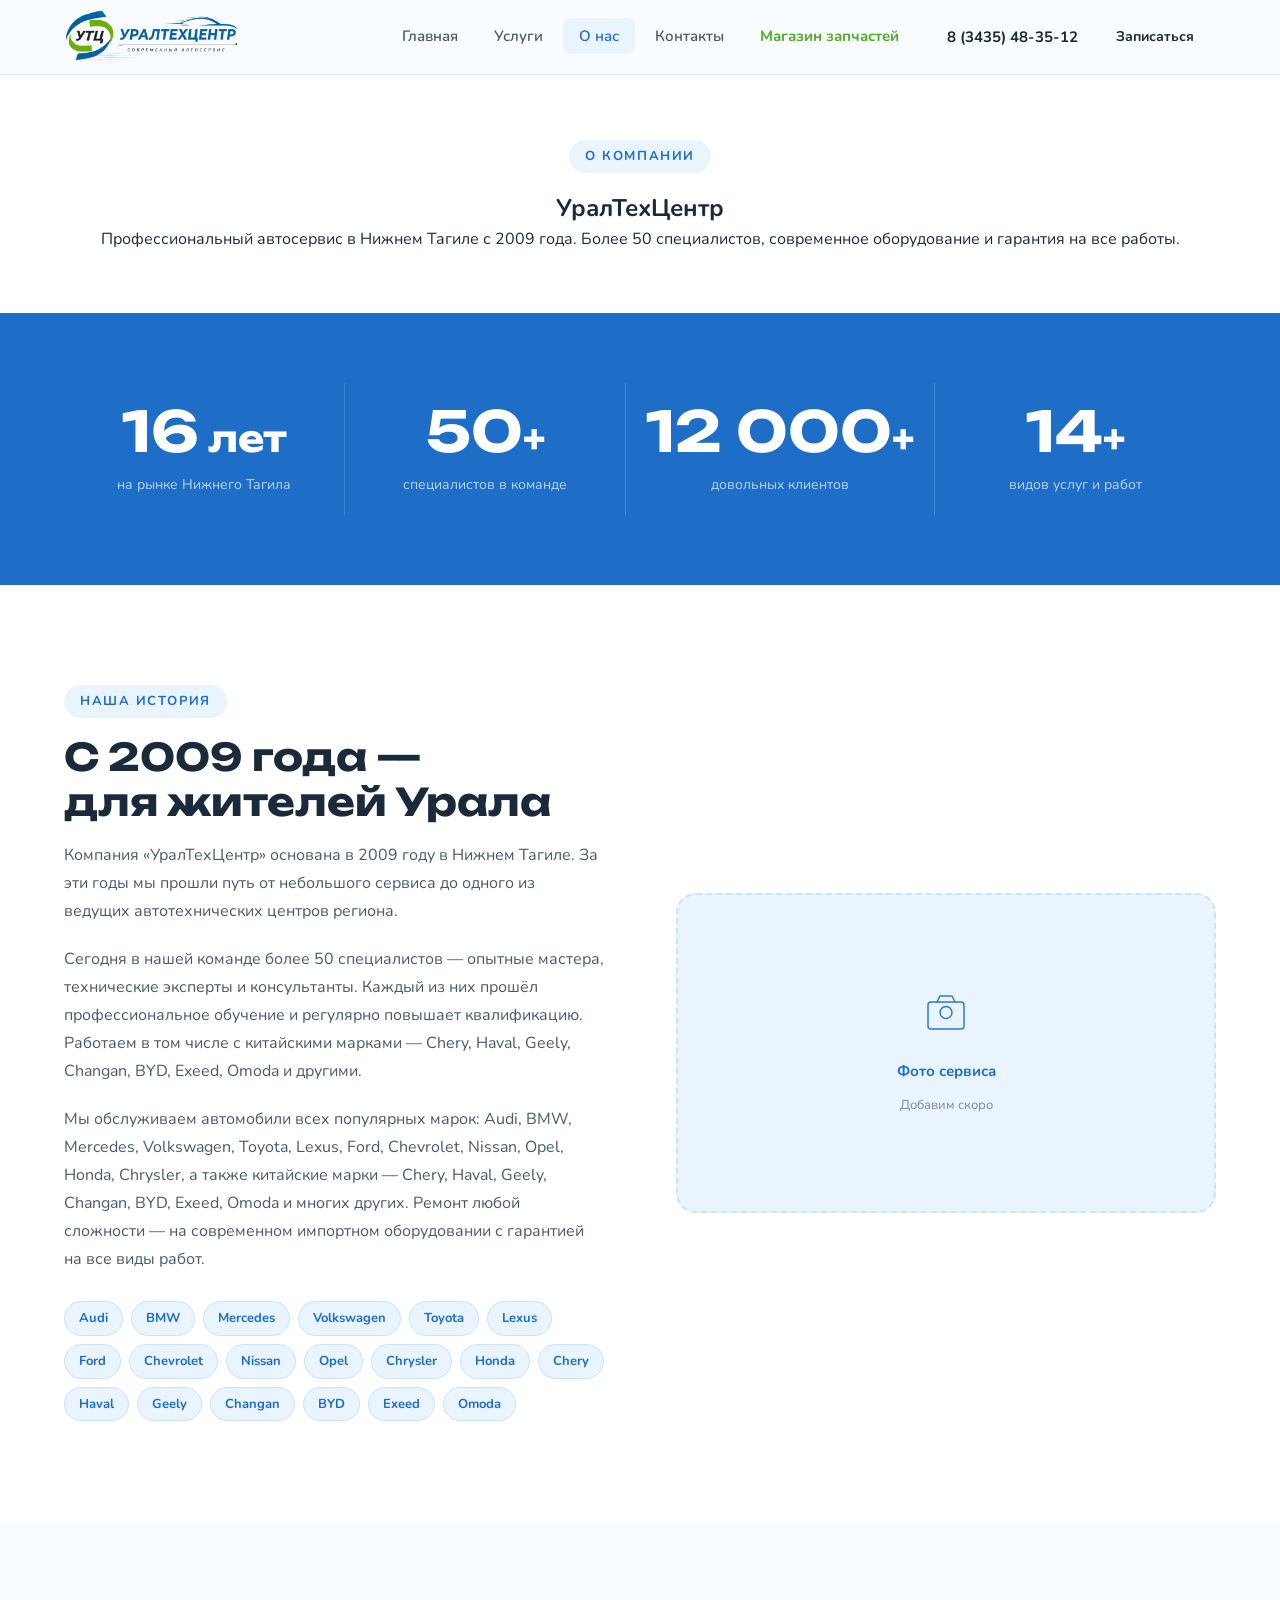
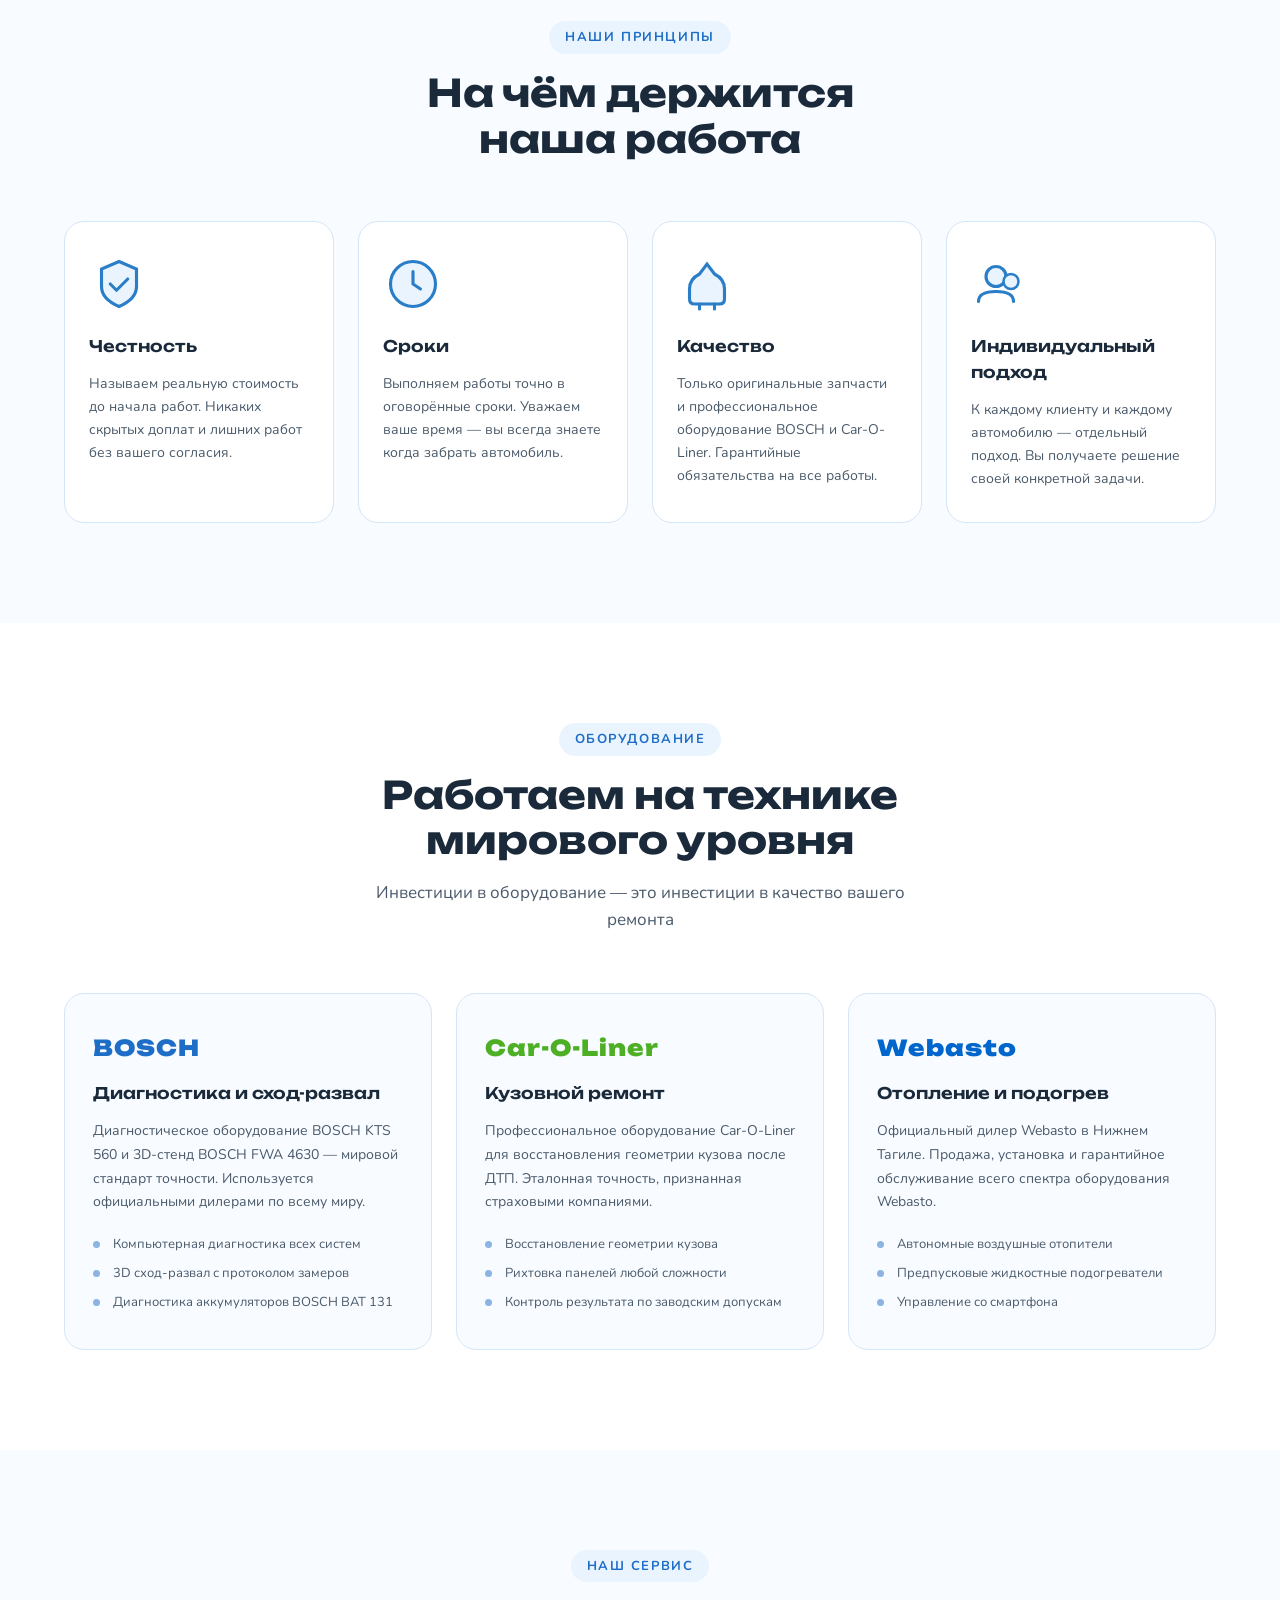
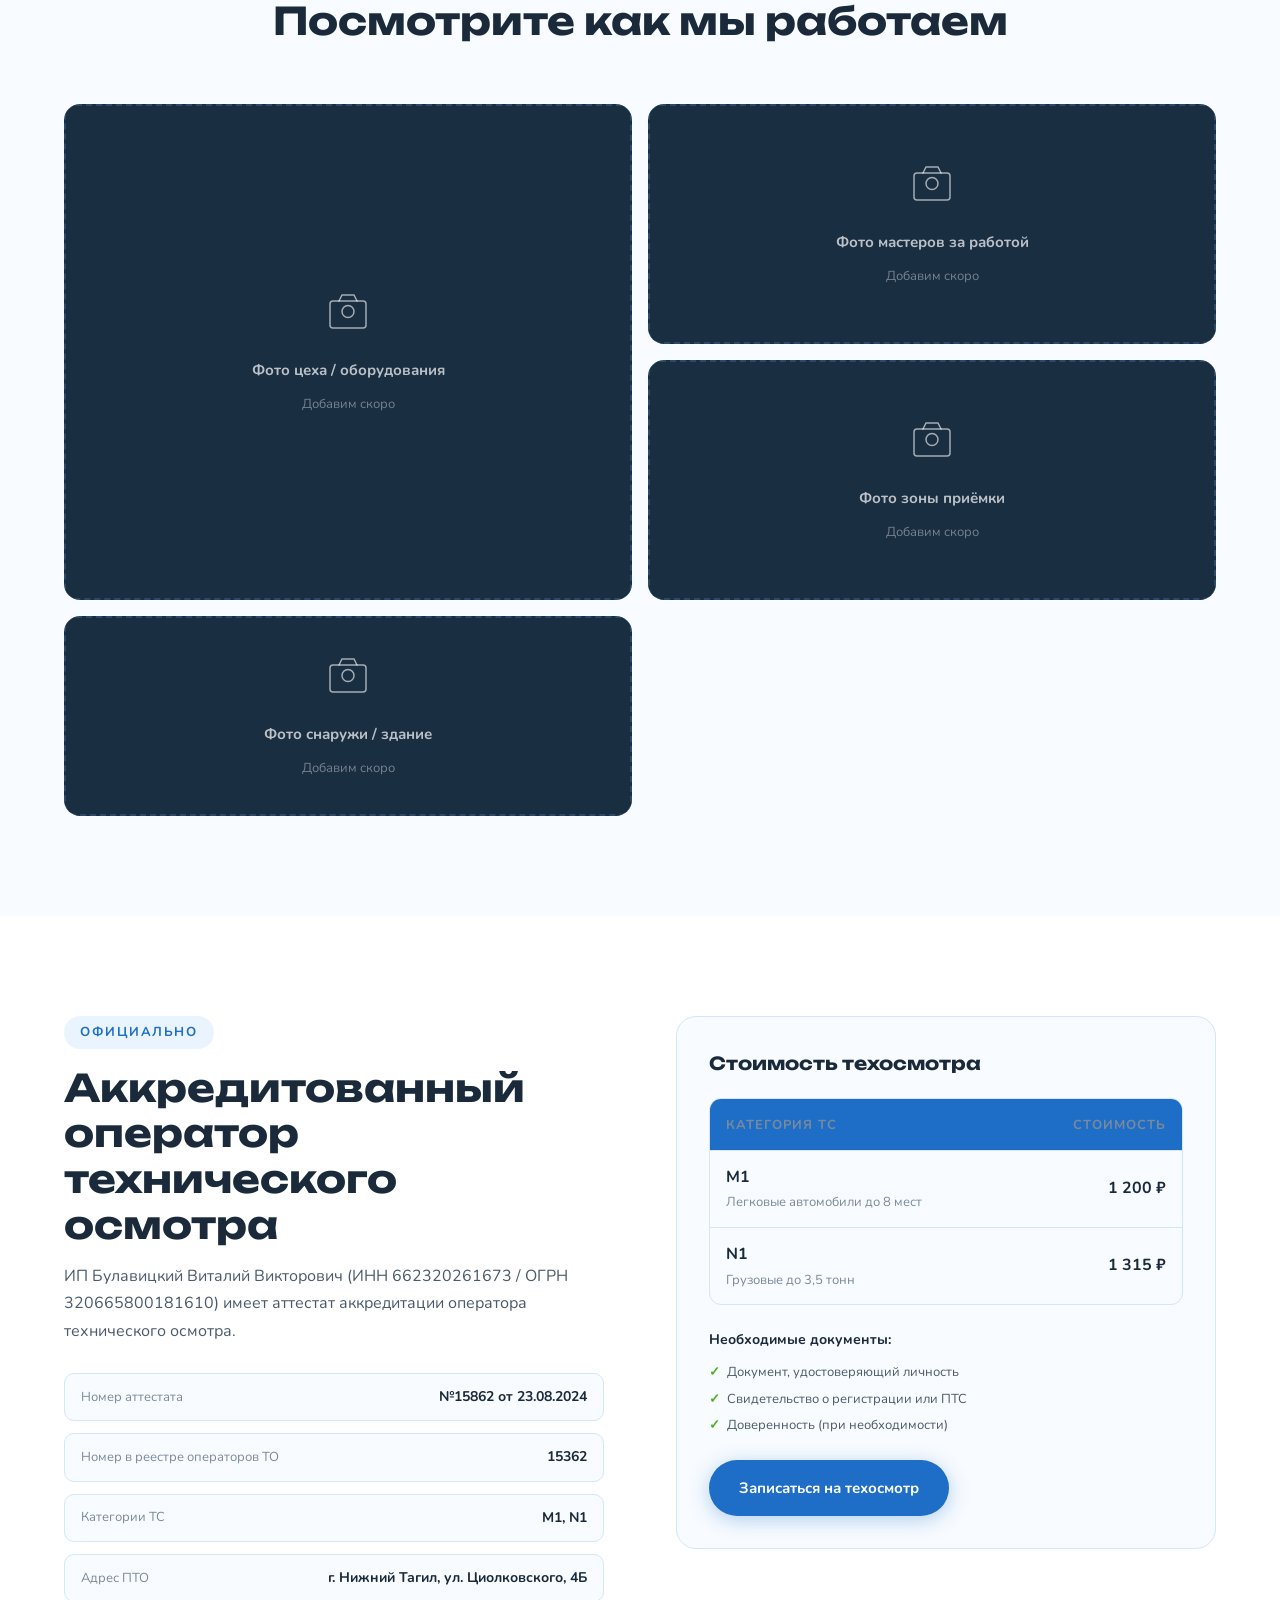
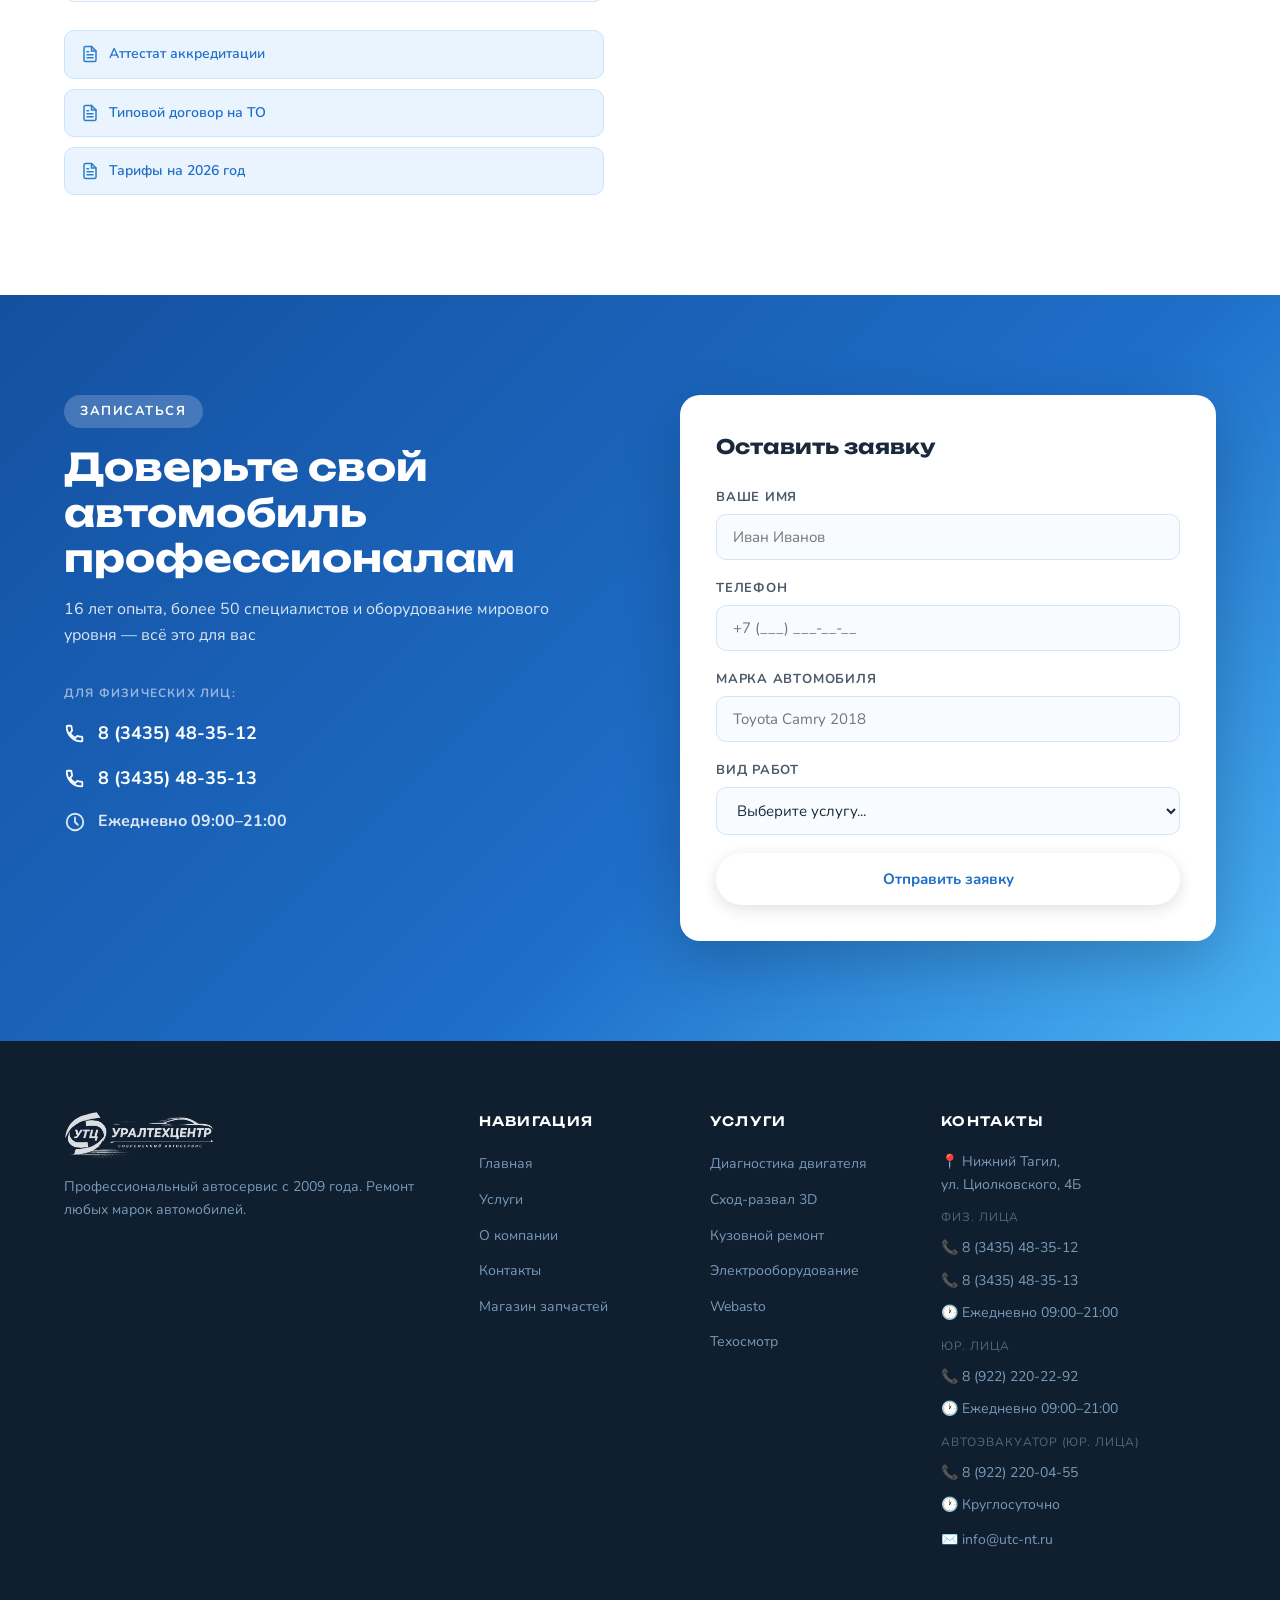
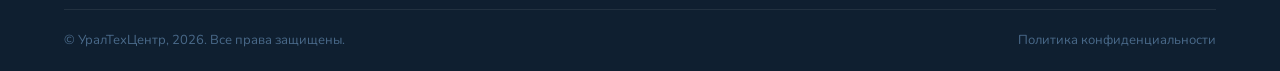
<file: about.html>
<!DOCTYPE html>
<html lang="ru">
<head>
  <meta charset="UTF-8" />
  <meta name="viewport" content="width=device-width, initial-scale=1.0" />
  <title>О компании — УралТехЦентр | Автосервис Нижний Тагил</title>
  <meta name="description" content="УралТехЦентр — профессиональный автосервис в Нижнем Тагиле с 2009 года. Более 50 сотрудников, оборудование BOSCH и Car-O-Liner, гарантия на все работы." />
  <link rel="icon" type="image/x-icon" href="favicon.ico" />
  <link rel="icon" type="image/png" href="favicon.png" />
  <link rel="apple-touch-icon" href="favicon.png" />
  <link rel="preconnect" href="https://fonts.googleapis.com" />
  <link rel="preconnect" href="https://fonts.gstatic.com" crossorigin />
  <link href="https://fonts.googleapis.com/css2?family=Unbounded:wght@400;600;700&family=Nunito:wght@400;500;600;700&display=swap" rel="stylesheet" />
  <link rel="stylesheet" href="css/style.css" />
  <link rel="stylesheet" href="css/about.css" />
</head>
<body>

  <!-- ШАПКА -->
  <header class="header" id="header">
    <div class="container header__inner">
      <a href="index.html" class="logo">
        <img src="images/logo.png" alt="УралТехЦентр" class="logo__img" />
      </a>
      <nav class="nav" id="nav">
        <ul class="nav__list">
          <li><a href="index.html" class="nav__link">Главная</a></li>
          <li><a href="services.html" class="nav__link">Услуги</a></li>
          <li><a href="about.html" class="nav__link active">О нас</a></li>
          <li><a href="contacts.html" class="nav__link">Контакты</a></li>
          <li><a href="https://razbor66-nt.ru" target="_blank" class="nav__link nav__link--shop">Магазин запчастей</a></li>
        </ul>
      </nav>
      <div class="header__contacts">
        <a href="tel:+73435483512" class="header__phone">8 (3435) 48-35-12</a>
        <a href="contacts.html" class="btn btn--small">Записаться</a>
      </div>
      <button class="burger" id="burger" aria-label="Открыть меню">
        <span></span><span></span><span></span>
      </button>
    </div>
  </header>

  <!-- HERO -->
  <section class="page-hero about-hero">
    <div class="container page-hero__inner">
      <span class="section__label">О компании</span>
      <h1 class="page-hero__title">УралТехЦентр</h1>
      <p class="page-hero__subtitle">Профессиональный автосервис в Нижнем Тагиле с 2009 года. Более 50 специалистов, современное оборудование и гарантия на все работы.</p>
    </div>
    <div class="page-hero__bg">
      <div class="page-hero__shape"></div>
    </div>
  </section>

  <!-- ЦИФРЫ -->
  <section class="about-stats section">
    <div class="container">
      <div class="about-stats__grid">
        <div class="about-stat animate-up">
          <span class="about-stat__num-wrap"><span class="about-stat__num" data-count="16">0</span><span class="about-stat__unit"> лет</span></span>
          <span class="about-stat__label">на рынке Нижнего Тагила</span>
        </div>
        <div class="about-stat animate-up delay-1">
          <span class="about-stat__num-wrap"><span class="about-stat__num" data-count="50">0</span><span class="about-stat__unit">+</span></span>
          <span class="about-stat__label">специалистов в команде</span>
        </div>
        <div class="about-stat animate-up delay-2">
          <span class="about-stat__num-wrap"><span class="about-stat__num" data-count="12000">0</span><span class="about-stat__unit">+</span></span>
          <span class="about-stat__label">довольных клиентов</span>
        </div>
        <div class="about-stat animate-up delay-3">
          <span class="about-stat__num-wrap"><span class="about-stat__num" data-count="14">0</span><span class="about-stat__unit">+</span></span>
          <span class="about-stat__label">видов услуг и работ</span>
        </div>
      </div>
    </div>
  </section>

  <!-- ИСТОРИЯ -->
  <section class="about-story section">
    <div class="container">
      <div class="about-story__inner">
        <div class="about-story__content animate-up">
          <span class="section__label">Наша история</span>
          <h2 class="section__title">С 2009 года —<br/>для жителей Урала</h2>
          <p class="about-story__text">
            Компания «УралТехЦентр» основана в 2009 году в Нижнем Тагиле. За эти годы мы прошли путь от небольшого сервиса до одного из ведущих автотехнических центров региона.
          </p>
          <p class="about-story__text">
            Сегодня в нашей команде более 50 специалистов — опытные мастера, технические эксперты и консультанты. Каждый из них прошёл профессиональное обучение и регулярно повышает квалификацию. Работаем в том числе с китайскими марками — Chery, Haval, Geely, Changan, BYD, Exeed, Omoda и другими.
          </p>
          <p class="about-story__text">
            Мы обслуживаем автомобили всех популярных марок: Audi, BMW, Mercedes, Volkswagen, Toyota, Lexus, Ford, Chevrolet, Nissan, Opel, Honda, Chrysler, а также китайские марки — Chery, Haval, Geely, Changan, BYD, Exeed, Omoda и многих других. Ремонт любой сложности — на современном импортном оборудовании с гарантией на все виды работ.
          </p>
          <div class="about-story__tags">
            <span>Audi</span><span>BMW</span><span>Mercedes</span><span>Volkswagen</span>
            <span>Toyota</span><span>Lexus</span><span>Ford</span><span>Chevrolet</span>
            <span>Nissan</span><span>Opel</span><span>Chrysler</span><span>Honda</span><span>Chery</span><span>Haval</span><span>Geely</span><span>Changan</span><span>BYD</span><span>Exeed</span><span>Omoda</span>
          </div>
        </div>
        <div class="about-story__visual animate-right">
          <div class="about-photo-placeholder">
            <div class="about-photo-placeholder__icon">
              <svg viewBox="0 0 64 64" fill="none"><rect x="8" y="16" width="48" height="36" rx="4" stroke="#2A7EC8" stroke-width="2"/><circle cx="32" cy="30" r="8" stroke="#2A7EC8" stroke-width="2"/><path d="M20 16 L24 8 L40 8 L44 16" stroke="#2A7EC8" stroke-width="2" stroke-linecap="round"/></svg>
            </div>
            <p>Фото сервиса</p>
            <span>Добавим скоро</span>
          </div>
        </div>
      </div>
    </div>
  </section>

  <!-- ЦЕННОСТИ -->
  <section class="about-values section">
    <div class="container">
      <div class="section__head">
        <span class="section__label">Наши принципы</span>
        <h2 class="section__title">На чём держится<br/>наша работа</h2>
      </div>
      <div class="about-values__grid">
        <div class="about-value animate-up">
          <div class="about-value__icon">
            <svg viewBox="0 0 48 48" fill="none">
              <path d="M24 6 L38 12 L38 26 Q38 36 24 42 Q10 36 10 26 L10 12 Z" stroke="#2A7EC8" stroke-width="2.5" fill="#EAF4FF"/>
              <path d="M17 24 L22 29 L31 20" stroke="#2A7EC8" stroke-width="2.5" stroke-linecap="round" stroke-linejoin="round"/>
            </svg>
          </div>
          <h3>Честность</h3>
          <p>Называем реальную стоимость до начала работ. Никаких скрытых доплат и лишних работ без вашего согласия.</p>
        </div>
        <div class="about-value animate-up delay-1">
          <div class="about-value__icon">
            <svg viewBox="0 0 48 48" fill="none">
              <circle cx="24" cy="24" r="18" stroke="#2A7EC8" stroke-width="2.5" fill="#EAF4FF"/>
              <path d="M24 14 L24 24 L30 28" stroke="#2A7EC8" stroke-width="2.5" stroke-linecap="round"/>
            </svg>
          </div>
          <h3>Сроки</h3>
          <p>Выполняем работы точно в оговорённые сроки. Уважаем ваше время — вы всегда знаете когда забрать автомобиль.</p>
        </div>
        <div class="about-value animate-up delay-2">
          <div class="about-value__icon">
            <svg viewBox="0 0 48 48" fill="none">
              <path d="M10 36 L10 28 Q10 20 18 16 L24 8 L30 16 Q38 20 38 28 L38 36 Q38 40 34 40 L14 40 Q10 40 10 36Z" stroke="#2A7EC8" stroke-width="2.5" fill="#EAF4FF"/>
              <path d="M18 40 L18 44 M30 40 L30 44" stroke="#2A7EC8" stroke-width="2.5" stroke-linecap="round"/>
            </svg>
          </div>
          <h3>Качество</h3>
          <p>Только оригинальные запчасти и профессиональное оборудование BOSCH и Car-O-Liner. Гарантийные обязательства на все работы.</p>
        </div>
        <div class="about-value animate-up delay-3">
          <div class="about-value__icon">
            <svg viewBox="0 0 48 48" fill="none">
              <circle cx="20" cy="18" r="8" stroke="#2A7EC8" stroke-width="2.5" fill="#EAF4FF"/>
              <circle cx="32" cy="22" r="6" stroke="#2A7EC8" stroke-width="2" fill="#EAF4FF"/>
              <path d="M6 38 Q6 30 20 30 Q34 30 34 38" stroke="#2A7EC8" stroke-width="2.5" stroke-linecap="round" fill="none"/>
            </svg>
          </div>
          <h3>Индивидуальный подход</h3>
          <p>К каждому клиенту и каждому автомобилю — отдельный подход. Вы получаете решение своей конкретной задачи.</p>
        </div>
      </div>
    </div>
  </section>

  <!-- ОБОРУДОВАНИЕ -->
  <section class="about-equipment section">
    <div class="container">
      <div class="section__head">
        <span class="section__label">Оборудование</span>
        <h2 class="section__title">Работаем на технике<br/>мирового уровня</h2>
        <p class="section__subtitle">Инвестиции в оборудование — это инвестиции в качество вашего ремонта</p>
      </div>
      <div class="about-equipment__grid">

        <div class="equipment-card animate-up">
          <div class="equipment-card__logo">BOSCH</div>
          <h3 class="equipment-card__title">Диагностика и сход-развал</h3>
          <p class="equipment-card__text">Диагностическое оборудование BOSCH KTS 560 и 3D-стенд BOSCH FWA 4630 — мировой стандарт точности. Используется официальными дилерами по всему миру.</p>
          <ul class="equipment-card__list">
            <li>Компьютерная диагностика всех систем</li>
            <li>3D сход-развал с протоколом замеров</li>
            <li>Диагностика аккумуляторов BOSCH BAT 131</li>
          </ul>
        </div>

        <div class="equipment-card animate-up delay-1">
          <div class="equipment-card__logo equipment-card__logo--green">Car-O-Liner</div>
          <h3 class="equipment-card__title">Кузовной ремонт</h3>
          <p class="equipment-card__text">Профессиональное оборудование Car-O-Liner для восстановления геометрии кузова после ДТП. Эталонная точность, признанная страховыми компаниями.</p>
          <ul class="equipment-card__list">
            <li>Восстановление геометрии кузова</li>
            <li>Рихтовка панелей любой сложности</li>
            <li>Контроль результата по заводским допускам</li>
          </ul>
        </div>

        <div class="equipment-card animate-up delay-2">
          <div class="equipment-card__logo equipment-card__logo--blue">Webasto</div>
          <h3 class="equipment-card__title">Отопление и подогрев</h3>
          <p class="equipment-card__text">Официальный дилер Webasto в Нижнем Тагиле. Продажа, установка и гарантийное обслуживание всего спектра оборудования Webasto.</p>
          <ul class="equipment-card__list">
            <li>Автономные воздушные отопители</li>
            <li>Предпусковые жидкостные подогреватели</li>
            <li>Управление со смартфона</li>
          </ul>
        </div>

      </div>
    </div>
  </section>

  <!-- ФОТО СЕРВИСА -->
  <section class="about-gallery section">
    <div class="container">
      <div class="section__head">
        <span class="section__label">Наш сервис</span>
        <h2 class="section__title">Посмотрите как мы работаем</h2>
      </div>
      <div class="about-gallery__grid">
        <div class="about-gallery__item about-gallery__item--large">
          <div class="about-photo-placeholder about-photo-placeholder--dark">
            <div class="about-photo-placeholder__icon">
              <svg viewBox="0 0 64 64" fill="none"><rect x="8" y="16" width="48" height="36" rx="4" stroke="#fff" stroke-width="2" opacity="0.6"/><circle cx="32" cy="30" r="8" stroke="#fff" stroke-width="2" opacity="0.6"/><path d="M20 16 L24 8 L40 8 L44 16" stroke="#fff" stroke-width="2" stroke-linecap="round" opacity="0.6"/></svg>
            </div>
            <p>Фото цеха / оборудования</p>
            <span>Добавим скоро</span>
          </div>
        </div>
        <div class="about-gallery__item">
          <div class="about-photo-placeholder about-photo-placeholder--dark">
            <div class="about-photo-placeholder__icon">
              <svg viewBox="0 0 64 64" fill="none"><rect x="8" y="16" width="48" height="36" rx="4" stroke="#fff" stroke-width="2" opacity="0.6"/><circle cx="32" cy="30" r="8" stroke="#fff" stroke-width="2" opacity="0.6"/><path d="M20 16 L24 8 L40 8 L44 16" stroke="#fff" stroke-width="2" stroke-linecap="round" opacity="0.6"/></svg>
            </div>
            <p>Фото мастеров за работой</p>
            <span>Добавим скоро</span>
          </div>
        </div>
        <div class="about-gallery__item">
          <div class="about-photo-placeholder about-photo-placeholder--dark">
            <div class="about-photo-placeholder__icon">
              <svg viewBox="0 0 64 64" fill="none"><rect x="8" y="16" width="48" height="36" rx="4" stroke="#fff" stroke-width="2" opacity="0.6"/><circle cx="32" cy="30" r="8" stroke="#fff" stroke-width="2" opacity="0.6"/><path d="M20 16 L24 8 L40 8 L44 16" stroke="#fff" stroke-width="2" stroke-linecap="round" opacity="0.6"/></svg>
            </div>
            <p>Фото зоны приёмки</p>
            <span>Добавим скоро</span>
          </div>
        </div>
        <div class="about-gallery__item">
          <div class="about-photo-placeholder about-photo-placeholder--dark">
            <div class="about-photo-placeholder__icon">
              <svg viewBox="0 0 64 64" fill="none"><rect x="8" y="16" width="48" height="36" rx="4" stroke="#fff" stroke-width="2" opacity="0.6"/><circle cx="32" cy="30" r="8" stroke="#fff" stroke-width="2" opacity="0.6"/><path d="M20 16 L24 8 L40 8 L44 16" stroke="#fff" stroke-width="2" stroke-linecap="round" opacity="0.6"/></svg>
            </div>
            <p>Фото снаружи / здание</p>
            <span>Добавим скоро</span>
          </div>
        </div>
      </div>
    </div>
  </section>

  <!-- ДОКУМЕНТЫ ТЕХОСМОТР -->
  <section class="about-docs section">
    <div class="container">
      <div class="about-docs__inner">
        <div class="about-docs__content animate-up">
          <span class="section__label">Официально</span>
          <h2 class="section__title">Аккредитованный оператор технического осмотра</h2>
          <p class="about-docs__text">
            ИП Булавицкий Виталий Викторович (ИНН 662320261673 / ОГРН 320665800181610) имеет аттестат аккредитации оператора технического осмотра.
          </p>
          <div class="about-docs__details">
            <div class="about-docs__detail">
              <span class="about-docs__detail-label">Номер аттестата</span>
              <span class="about-docs__detail-value">№15862 от 23.08.2024</span>
            </div>
            <div class="about-docs__detail">
              <span class="about-docs__detail-label">Номер в реестре операторов ТО</span>
              <span class="about-docs__detail-value">15362</span>
            </div>
            <div class="about-docs__detail">
              <span class="about-docs__detail-label">Категории ТС</span>
              <span class="about-docs__detail-value">М1, N1</span>
            </div>
            <div class="about-docs__detail">
              <span class="about-docs__detail-label">Адрес ПТО</span>
              <span class="about-docs__detail-value">г. Нижний Тагил, ул. Циолковского, 4Б</span>
            </div>
          </div>
          <div class="about-docs__links">
            <a href="https://utc-nt.ru/inspection/tc2024/Attestat2024.PDF" target="_blank" class="about-docs__link">
              <svg viewBox="0 0 24 24" fill="none"><path d="M14 2H6a2 2 0 00-2 2v16a2 2 0 002 2h12a2 2 0 002-2V8l-6-6z" stroke="#2A7EC8" stroke-width="2"/><path d="M14 2v6h6M16 13H8M16 17H8M10 9H8" stroke="#2A7EC8" stroke-width="2" stroke-linecap="round"/></svg>
              Аттестат аккредитации
            </a>
            <a href="https://utc-nt.ru/inspection/tc2024/FormaTipDogovor.pdf" target="_blank" class="about-docs__link">
              <svg viewBox="0 0 24 24" fill="none"><path d="M14 2H6a2 2 0 00-2 2v16a2 2 0 002 2h12a2 2 0 002-2V8l-6-6z" stroke="#2A7EC8" stroke-width="2"/><path d="M14 2v6h6M16 13H8M16 17H8M10 9H8" stroke="#2A7EC8" stroke-width="2" stroke-linecap="round"/></svg>
              Типовой договор на ТО
            </a>
            <a href="https://utc-nt.ru/inspection/tc2024/SverdlOplata2026.pdf" target="_blank" class="about-docs__link">
              <svg viewBox="0 0 24 24" fill="none"><path d="M14 2H6a2 2 0 00-2 2v16a2 2 0 002 2h12a2 2 0 002-2V8l-6-6z" stroke="#2A7EC8" stroke-width="2"/><path d="M14 2v6h6M16 13H8M16 17H8M10 9H8" stroke="#2A7EC8" stroke-width="2" stroke-linecap="round"/></svg>
              Тарифы на 2026 год
            </a>
          </div>
        </div>
        <div class="about-docs__prices animate-right">
          <h3 class="about-docs__prices-title">Стоимость техосмотра</h3>
          <div class="about-docs__price-table">
            <div class="about-docs__price-row about-docs__price-row--head">
              <span>Категория ТС</span>
              <span>Стоимость</span>
            </div>
            <div class="about-docs__price-row">
              <div>
                <strong>M1</strong>
                <span>Легковые автомобили до 8 мест</span>
              </div>
              <strong>1 200 ₽</strong>
            </div>
            <div class="about-docs__price-row">
              <div>
                <strong>N1</strong>
                <span>Грузовые до 3,5 тонн</span>
              </div>
              <strong>1 315 ₽</strong>
            </div>
          </div>
          <div class="about-docs__required">
            <h4>Необходимые документы:</h4>
            <ul>
              <li>Документ, удостоверяющий личность</li>
              <li>Свидетельство о регистрации или ПТС</li>
              <li>Доверенность (при необходимости)</li>
            </ul>
          </div>
          <a href="contacts.html" class="btn btn--primary" style="margin-top: 24px;">Записаться на техосмотр</a>
        </div>
      </div>
    </div>
  </section>

  <!-- CTA -->
  <section class="booking section" style="background: linear-gradient(135deg, var(--blue-dark) 0%, var(--blue) 60%, #4ab3f4 100%);">
    <div class="container">
      <div class="booking__inner">
        <div>
          <span class="section__label section__label--light">Записаться</span>
          <h2 class="booking__title">Доверьте свой автомобиль<br/>профессионалам</h2>
          <p class="booking__subtitle">16 лет опыта, более 50 специалистов и оборудование мирового уровня — всё это для вас</p>
          <div class="booking__contacts" style="margin-top: 32px;">
            <p class="booking__contact-group-label">Для физических лиц:</p>
            <a href="tel:+73435483512" class="booking__contact-item">
              <svg viewBox="0 0 24 24" fill="none"><path d="M6.6 10.8C7.8 13.2 9.8 15.2 12.2 16.4L14.2 14.4C14.5 14.1 14.9 14 15.3 14.2C16.5 14.6 17.8 14.8 19 14.8C19.6 14.8 20 15.2 20 15.8V19C20 19.6 19.6 20 19 20C10.2 20 3 12.8 3 4C3 3.4 3.4 3 4 3H7.2C7.8 3 8.2 3.4 8.2 4C8.2 5.2 8.4 6.5 8.8 7.7C8.9 8.1 8.8 8.5 8.5 8.8L6.6 10.8Z" stroke="#fff" stroke-width="2"/></svg>
              8 (3435) 48-35-12
            </a>
            <a href="tel:+73435483513" class="booking__contact-item">
              <svg viewBox="0 0 24 24" fill="none"><path d="M6.6 10.8C7.8 13.2 9.8 15.2 12.2 16.4L14.2 14.4C14.5 14.1 14.9 14 15.3 14.2C16.5 14.6 17.8 14.8 19 14.8C19.6 14.8 20 15.2 20 15.8V19C20 19.6 19.6 20 19 20C10.2 20 3 12.8 3 4C3 3.4 3.4 3 4 3H7.2C7.8 3 8.2 3.4 8.2 4C8.2 5.2 8.4 6.5 8.8 7.7C8.9 8.1 8.8 8.5 8.5 8.8L6.6 10.8Z" stroke="#fff" stroke-width="2"/></svg>
              8 (3435) 48-35-13
            </a>
            <div class="booking__contact-item booking__contact-item--text">
              <svg viewBox="0 0 24 24" fill="none"><circle cx="12" cy="12" r="9" stroke="#fff" stroke-width="2"/><path d="M12 7 L12 12 L15 15" stroke="#fff" stroke-width="2" stroke-linecap="round"/></svg>
              Ежедневно 09:00–21:00
            </div>
          </div>
        </div>
        <div class="booking__form-wrap">
          <form class="booking__form" id="bookingForm">
            <h3 class="booking__form-title">Оставить заявку</h3>
            <div class="form-group">
              <label>Ваше имя</label>
              <input type="text" placeholder="Иван Иванов" required />
            </div>
            <div class="form-group">
              <label>Телефон</label>
              <input type="tel" placeholder="+7 (___) ___-__-__" required />
            </div>
            <div class="form-group">
              <label>Марка автомобиля</label>
              <input type="text" placeholder="Toyota Camry 2018" />
            </div>
            <div class="form-group">
              <label>Вид работ</label>
              <select>
                <option value="">Выберите услугу...</option>
                <option>Диагностика двигателя</option>
                <option>Сход-развал 3D</option>
                <option>Кузовной ремонт</option>
                <option>Техосмотр</option>
                <option>Другое</option>
              </select>
            </div>
            <button type="submit" class="btn btn--white btn--full">Отправить заявку</button>
          </form>
        </div>
      </div>
    </div>
  </section>

  <!-- ПОДВАЛ -->
  <footer class="footer">
    <div class="container">
      <div class="footer__inner">
        <div class="footer__brand">
          <a href="index.html" class="logo logo--footer">
            <img src="images/logo.png" alt="УралТехЦентр" class="logo__img logo__img--footer" />
          </a>
          <p class="footer__desc">Профессиональный автосервис с 2009 года. Ремонт любых марок автомобилей.</p>
        </div>
        <div class="footer__nav">
          <h4>Навигация</h4>
          <ul>
            <li><a href="index.html">Главная</a></li>
            <li><a href="services.html">Услуги</a></li>
            <li><a href="about.html">О компании</a></li>
            <li><a href="contacts.html">Контакты</a></li>
            <li><a href="https://razbor66-nt.ru" target="_blank">Магазин запчастей</a></li>
          </ul>
        </div>
        <div class="footer__services">
          <h4>Услуги</h4>
          <ul>
            <li><a href="services.html#diagnostics">Диагностика двигателя</a></li>
            <li><a href="services.html#alignment">Сход-развал 3D</a></li>
            <li><a href="services.html#body">Кузовной ремонт</a></li>
            <li><a href="services.html#electrical">Электрооборудование</a></li>
            <li><a href="services.html#webasto">Webasto</a></li>
            <li><a href="services.html#inspection">Техосмотр</a></li>
          </ul>
        </div>
        <div class="footer__contacts">
          <h4>Контакты</h4>
          <p>📍 Нижний Тагил,<br/>ул. Циолковского, 4Б</p>
          <p style="margin-top:12px; font-size:12px; opacity:0.6; text-transform:uppercase; letter-spacing:0.08em;">Физ. лица</p>
          <p>📞 <a href="tel:+73435483512">8 (3435) 48-35-12</a></p>
          <p>📞 <a href="tel:+73435483513">8 (3435) 48-35-13</a></p>
          <p>🕐 Ежедневно 09:00–21:00</p>
          <p style="margin-top:12px; font-size:12px; opacity:0.6; text-transform:uppercase; letter-spacing:0.08em;">Юр. лица</p>
          <p>📞 <a href="tel:+79222202292">8 (922) 220-22-92</a></p>
          <p>🕐 Ежедневно 09:00–21:00</p>
          <p style="margin-top:12px; font-size:12px; opacity:0.6; text-transform:uppercase; letter-spacing:0.08em;">Автоэвакуатор (юр. лица)</p>
          <p>📞 <a href="tel:+79222200455">8 (922) 220-04-55</a></p>
          <p>🕐 Круглосуточно</p>
          <p style="margin-top:12px;">✉️ <a href="mailto:info@utc-nt.ru">info@utc-nt.ru</a></p>
        </div>
      </div>
      <div class="footer__bottom">
        <p>© УралТехЦентр, 2026. Все права защищены.</p>
        <a href="privacy.html">Политика конфиденциальности</a>
      </div>
    </div>
  </footer>

  <button class="scroll-top" id="scrollTop" aria-label="Наверх">
    <svg viewBox="0 0 24 24" fill="none"><path d="M12 19V5M5 12l7-7 7 7" stroke="currentColor" stroke-width="2.5" stroke-linecap="round" stroke-linejoin="round"/></svg>
  </button>

  <script src="js/main.js"></script>
</body>
</html>
</file>
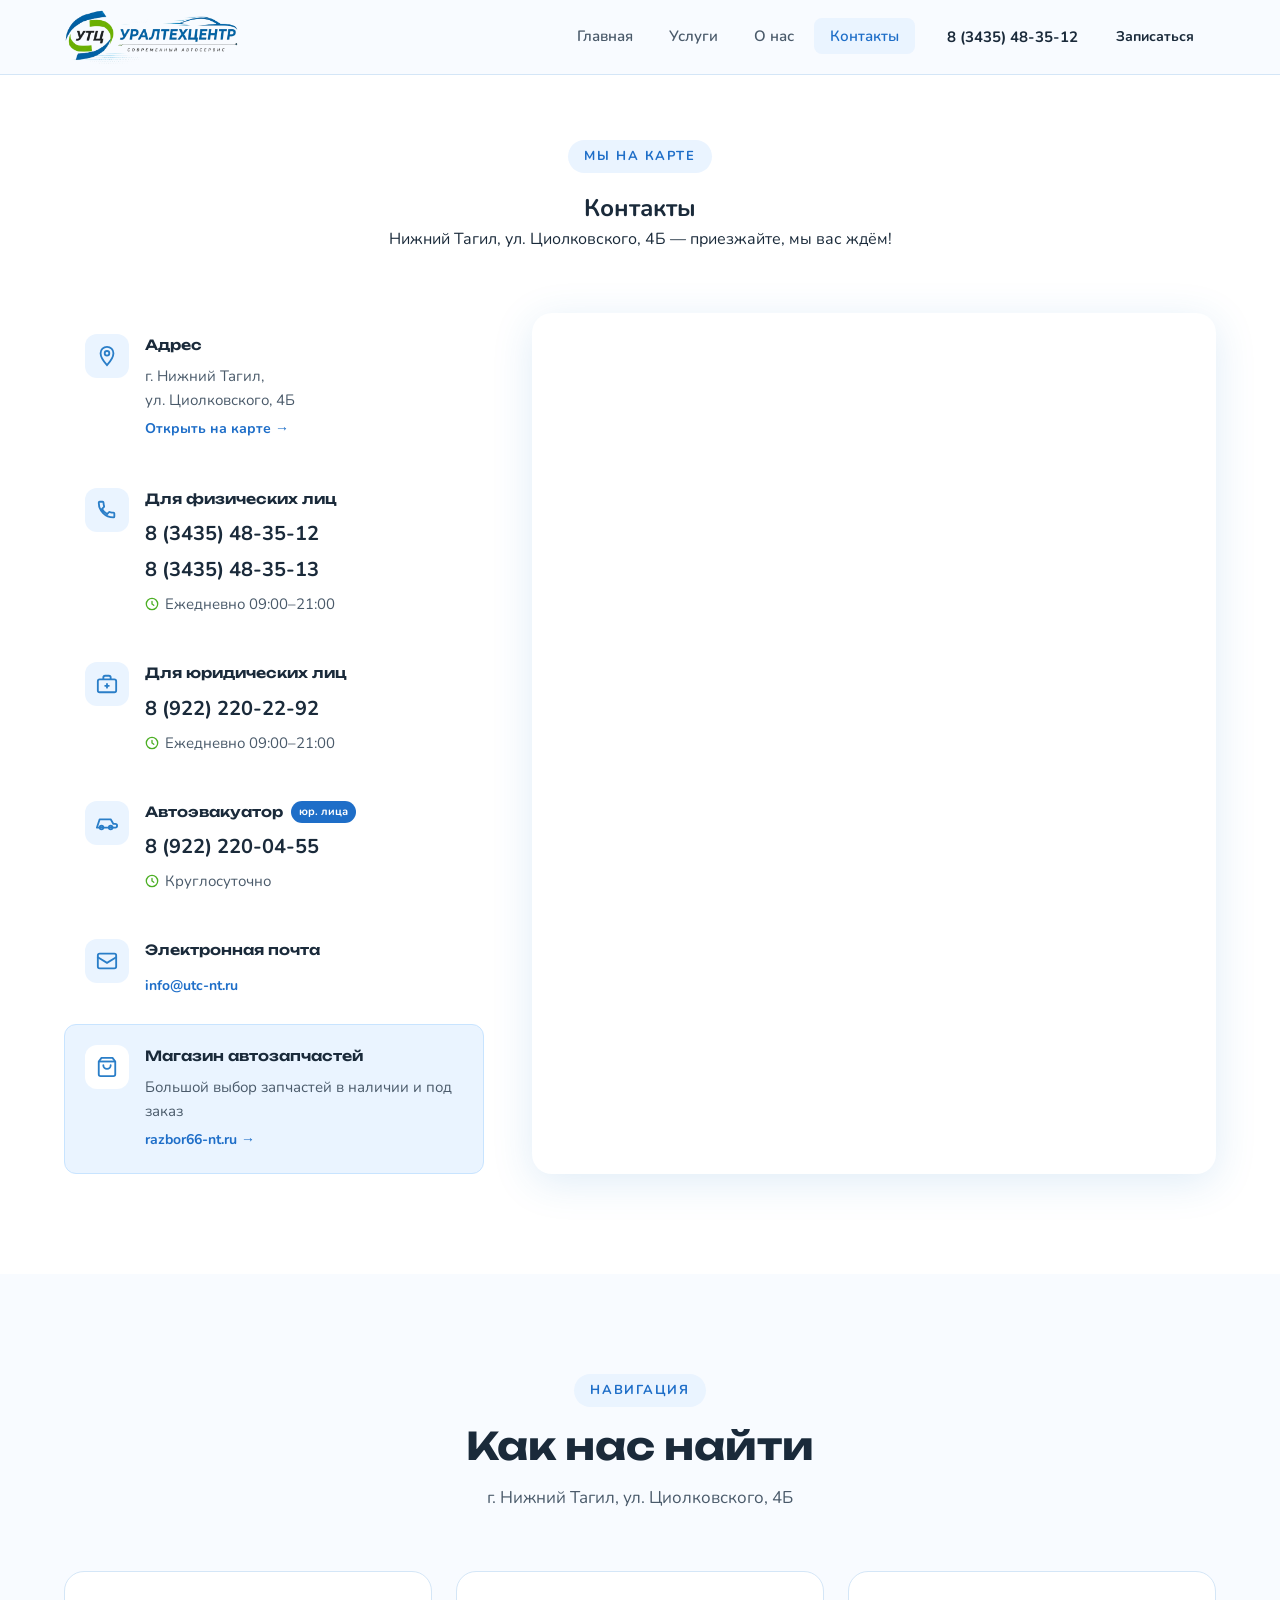
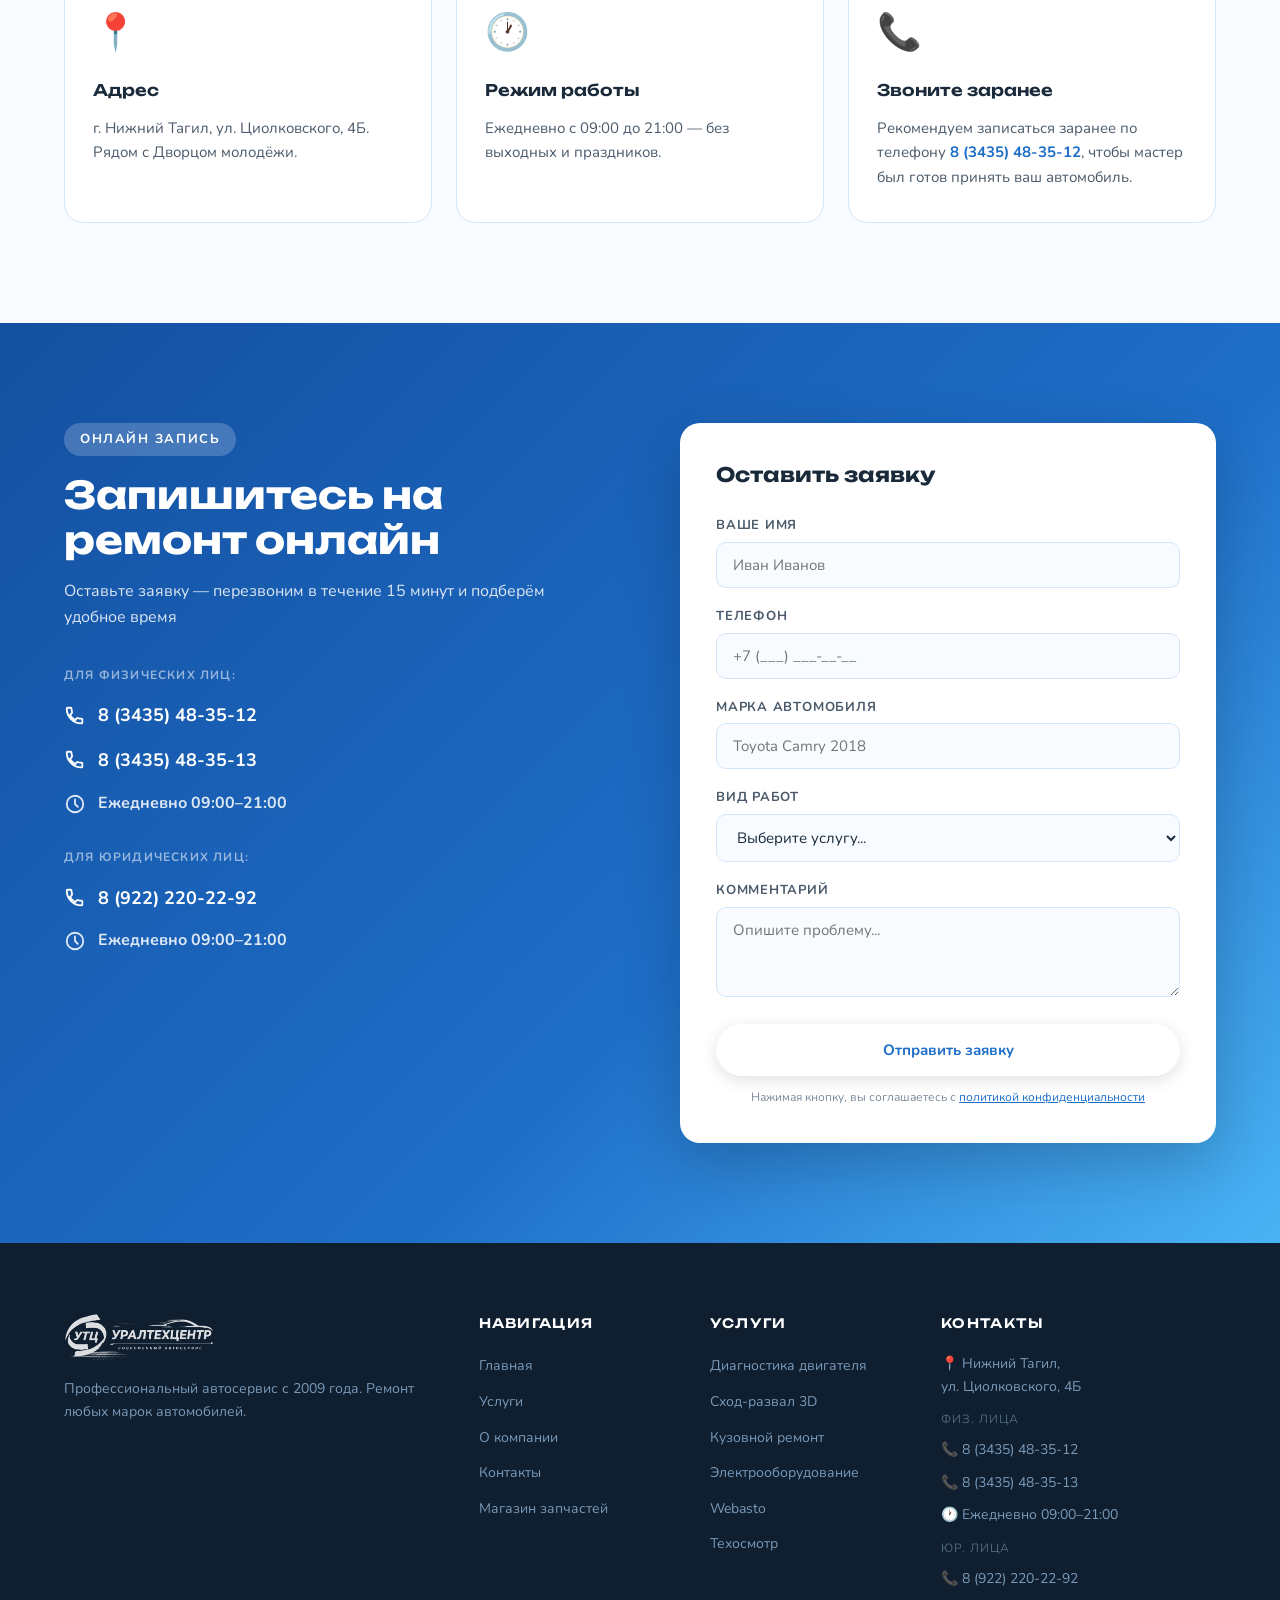
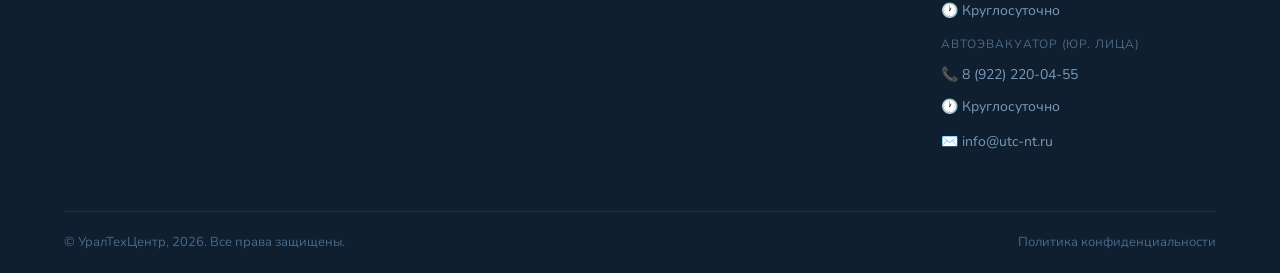
<file: contacts.html>
<!DOCTYPE html>
<html lang="ru">
<head>
  <meta charset="UTF-8" />
  <meta name="viewport" content="width=device-width, initial-scale=1.0" />
  <title>Контакты — УралТехЦентр | Автосервис Нижний Тагил</title>
  <meta name="description" content="Контакты автосервиса УралТехЦентр в Нижнем Тагиле. Адрес: ул. Циолковского, 4Б. Телефон: 8 (3435) 48-35-12. Работаем ежедневно 09:00–21:00." />
  <link rel="icon" type="image/x-icon" href="favicon.ico" />
  <link rel="icon" type="image/png" href="favicon.png" />
  <link rel="apple-touch-icon" href="favicon.png" />
  <link rel="preconnect" href="https://fonts.googleapis.com" />
  <link rel="preconnect" href="https://fonts.gstatic.com" crossorigin />
  <link href="https://fonts.googleapis.com/css2?family=Unbounded:wght@400;600;700&family=Nunito:wght@400;500;600;700&display=swap" rel="stylesheet" />
  <link rel="stylesheet" href="css/style.css" />
  <link rel="stylesheet" href="css/contacts.css" />
</head>
<body>

  <!-- ШАПКА -->
  <header class="header" id="header">
    <div class="container header__inner">
      <a href="index.html" class="logo">
        <img src="images/logo.png" alt="УралТехЦентр" class="logo__img" />
      </a>
      <nav class="nav" id="nav">
        <ul class="nav__list">
          <li><a href="index.html" class="nav__link">Главная</a></li>
          <li><a href="services.html" class="nav__link">Услуги</a></li>
          <li><a href="about.html" class="nav__link">О нас</a></li>
          <li><a href="contacts.html" class="nav__link active">Контакты</a></li>
        </ul>
      </nav>
      <div class="header__contacts">
        <a href="tel:+73435483512" class="header__phone">8 (3435) 48-35-12</a>
        <a href="contacts.html" class="btn btn--small">Записаться</a>
      </div>
      <button class="burger" id="burger" aria-label="Открыть меню">
        <span></span><span></span><span></span>
      </button>
    </div>
  </header>

  <!-- HERO -->
  <section class="page-hero contacts-hero">
    <div class="container page-hero__inner">
      <span class="section__label">Мы на карте</span>
      <h1 class="page-hero__title">Контакты</h1>
      <p class="page-hero__subtitle">Нижний Тагил, ул. Циолковского, 4Б — приезжайте, мы вас ждём!</p>
    </div>
  </section>

  <!-- КОНТАКТЫ + КАРТА -->
  <section class="contacts-main section">
    <div class="container">
      <div class="contacts-main__inner">

        <!-- Левая колонка — вся контактная информация -->
        <div class="contacts-info animate-up">

          <!-- Адрес -->
          <div class="contact-block">
            <div class="contact-block__icon">
              <svg viewBox="0 0 24 24" fill="none"><path d="M12 2C8.13 2 5 5.13 5 9c0 5.25 7 13 7 13s7-7.75 7-13c0-3.87-3.13-7-7-7z" stroke="#2A7EC8" stroke-width="2"/><circle cx="12" cy="9" r="2.5" stroke="#2A7EC8" stroke-width="2"/></svg>
            </div>
            <div>
              <h3>Адрес</h3>
              <p>г. Нижний Тагил,<br/>ул. Циолковского, 4Б</p>
              <a href="https://yandex.com/maps/org/uraltekhtsentr/76627251059" target="_blank" class="contact-block__link">Открыть на карте →</a>
            </div>
          </div>

          <!-- Физ. лица -->
          <div class="contact-block">
            <div class="contact-block__icon">
              <svg viewBox="0 0 24 24" fill="none"><path d="M6.6 10.8C7.8 13.2 9.8 15.2 12.2 16.4L14.2 14.4C14.5 14.1 14.9 14 15.3 14.2C16.5 14.6 17.8 14.8 19 14.8C19.6 14.8 20 15.2 20 15.8V19C20 19.6 19.6 20 19 20C10.2 20 3 12.8 3 4C3 3.4 3.4 3 4 3H7.2C7.8 3 8.2 3.4 8.2 4C8.2 5.2 8.4 6.5 8.8 7.7C8.9 8.1 8.8 8.5 8.5 8.8L6.6 10.8Z" stroke="#2A7EC8" stroke-width="2"/></svg>
            </div>
            <div>
              <h3>Для физических лиц</h3>
              <a href="tel:+73435483512" class="contact-block__phone">8 (3435) 48-35-12</a>
              <a href="tel:+73435483513" class="contact-block__phone">8 (3435) 48-35-13</a>
              <p class="contact-block__hours">
                <svg viewBox="0 0 16 16" fill="none"><circle cx="8" cy="8" r="6.5" stroke="#4caf24" stroke-width="1.5"/><path d="M8 5v3l2 1.5" stroke="#4caf24" stroke-width="1.5" stroke-linecap="round"/></svg>
                Ежедневно 09:00–21:00
              </p>
            </div>
          </div>

          <!-- Юр. лица -->
          <div class="contact-block">
            <div class="contact-block__icon contact-block__icon--blue">
              <svg viewBox="0 0 24 24" fill="none"><rect x="2" y="7" width="20" height="14" rx="2" stroke="#2A7EC8" stroke-width="2"/><path d="M16 7V5a2 2 0 00-2-2h-4a2 2 0 00-2 2v2" stroke="#2A7EC8" stroke-width="2"/><line x1="12" y1="12" x2="12" y2="16" stroke="#2A7EC8" stroke-width="2" stroke-linecap="round"/><line x1="10" y1="14" x2="14" y2="14" stroke="#2A7EC8" stroke-width="2" stroke-linecap="round"/></svg>
            </div>
            <div>
              <h3>Для юридических лиц</h3>
              <a href="tel:+79222202292" class="contact-block__phone">8 (922) 220-22-92</a>
              <p class="contact-block__hours">
                <svg viewBox="0 0 16 16" fill="none"><circle cx="8" cy="8" r="6.5" stroke="#4caf24" stroke-width="1.5"/><path d="M8 5v3l2 1.5" stroke="#4caf24" stroke-width="1.5" stroke-linecap="round"/></svg>
                Ежедневно 09:00–21:00
              </p>
            </div>
          </div>

          <!-- Эвакуатор -->
          <div class="contact-block">
            <div class="contact-block__icon contact-block__icon--orange">
              <svg viewBox="0 0 24 24" fill="none"><path d="M1 17l3-9h12l3 5h2a2 2 0 010 4H1" stroke="#2A7EC8" stroke-width="2" stroke-linecap="round" stroke-linejoin="round"/><circle cx="6" cy="17" r="2" stroke="#2A7EC8" stroke-width="2"/><circle cx="16" cy="17" r="2" stroke="#2A7EC8" stroke-width="2"/></svg>
            </div>
            <div>
              <h3>Автоэвакуатор <span class="contact-block__badge">юр. лица</span></h3>
              <a href="tel:+79222200455" class="contact-block__phone">8 (922) 220-04-55</a>
              <p class="contact-block__hours">
                <svg viewBox="0 0 16 16" fill="none"><circle cx="8" cy="8" r="6.5" stroke="#4caf24" stroke-width="1.5"/><path d="M8 5v3l2 1.5" stroke="#4caf24" stroke-width="1.5" stroke-linecap="round"/></svg>
                Круглосуточно
              </p>
            </div>
          </div>

          <!-- Email -->
          <div class="contact-block">
            <div class="contact-block__icon">
              <svg viewBox="0 0 24 24" fill="none"><rect x="2" y="4" width="20" height="16" rx="2" stroke="#2A7EC8" stroke-width="2"/><path d="M2 8l10 6 10-6" stroke="#2A7EC8" stroke-width="2" stroke-linecap="round"/></svg>
            </div>
            <div>
              <h3>Электронная почта</h3>
              <a href="mailto:info@utc-nt.ru" class="contact-block__link">info@utc-nt.ru</a>
            </div>
          </div>

          <!-- Магазин запчастей -->
          <div class="contact-block contact-block--accent">
            <div class="contact-block__icon">
              <svg viewBox="0 0 24 24" fill="none"><path d="M6 2L3 6v14a2 2 0 002 2h14a2 2 0 002-2V6l-3-4z" stroke="#2A7EC8" stroke-width="2" stroke-linecap="round" stroke-linejoin="round"/><line x1="3" y1="6" x2="21" y2="6" stroke="#2A7EC8" stroke-width="2"/><path d="M16 10a4 4 0 01-8 0" stroke="#2A7EC8" stroke-width="2" stroke-linecap="round"/></svg>
            </div>
            <div>
              <h3>Магазин автозапчастей</h3>
              <p>Большой выбор запчастей в наличии и под заказ</p>
              <a href="https://razbor66-nt.ru" target="_blank" class="contact-block__link">razbor66-nt.ru →</a>
            </div>
          </div>

        </div>

        <!-- Правая колонка — Яндекс карта -->
        <div class="contacts-map animate-right">
          <iframe
            src="https://yandex.ru/map-widget/v1/org/uraltekhtsentr/76627251059/?ll=59.949730%2C57.877820&z=16"
            width="100%"
            height="100%"
            frameborder="0"
            allowfullscreen="true"
            style="border-radius: 20px; min-height: 480px; display: block;"
            title="УралТехЦентр на карте"
          ></iframe>
        </div>

      </div>
    </div>
  </section>

  <!-- КАК ДОБРАТЬСЯ — заполним после уточнения у папы -->
  <section class="how-to-get section">
    <div class="container">
      <div class="section__head">
        <span class="section__label">Навигация</span>
        <h2 class="section__title">Как нас найти</h2>
        <p class="section__subtitle">г. Нижний Тагил, ул. Циолковского, 4Б</p>
      </div>
      <div class="how-to-get__grid">
        <div class="how-to-get__item animate-up">
          <div class="how-to-get__icon">📍</div>
          <h3>Адрес</h3>
          <p>г. Нижний Тагил, ул. Циолковского, 4Б. Рядом с Дворцом молодёжи.</p>
        </div>
        <div class="how-to-get__item animate-up delay-1">
          <div class="how-to-get__icon">🕐</div>
          <h3>Режим работы</h3>
          <p>Ежедневно с 09:00 до 21:00 — без выходных и праздников.</p>
        </div>
        <div class="how-to-get__item animate-up delay-2">
          <div class="how-to-get__icon">📞</div>
          <h3>Звоните заранее</h3>
          <p>Рекомендуем записаться заранее по телефону <a href="tel:+73435483512" style="color:var(--blue); font-weight:700;">8 (3435) 48-35-12</a>, чтобы мастер был готов принять ваш автомобиль.</p>
        </div>
      </div>
    </div>
  </section>

  <!-- ФОРМА ЗАПИСИ -->
  <section class="booking section" id="booking">
    <div class="container">
      <div class="booking__inner">
        <div class="booking__content">
          <span class="section__label section__label--light">Онлайн запись</span>
          <h2 class="booking__title">Запишитесь на ремонт онлайн</h2>
          <p class="booking__subtitle">Оставьте заявку — перезвоним в течение 15 минут и подберём удобное время</p>
          <div class="booking__contacts">
            <p class="booking__contact-group-label">Для физических лиц:</p>
            <a href="tel:+73435483512" class="booking__contact-item">
              <svg viewBox="0 0 24 24" fill="none"><path d="M6.6 10.8C7.8 13.2 9.8 15.2 12.2 16.4L14.2 14.4C14.5 14.1 14.9 14 15.3 14.2C16.5 14.6 17.8 14.8 19 14.8C19.6 14.8 20 15.2 20 15.8V19C20 19.6 19.6 20 19 20C10.2 20 3 12.8 3 4C3 3.4 3.4 3 4 3H7.2C7.8 3 8.2 3.4 8.2 4C8.2 5.2 8.4 6.5 8.8 7.7C8.9 8.1 8.8 8.5 8.5 8.8L6.6 10.8Z" stroke="#fff" stroke-width="2"/></svg>
              8 (3435) 48-35-12
            </a>
            <a href="tel:+73435483513" class="booking__contact-item">
              <svg viewBox="0 0 24 24" fill="none"><path d="M6.6 10.8C7.8 13.2 9.8 15.2 12.2 16.4L14.2 14.4C14.5 14.1 14.9 14 15.3 14.2C16.5 14.6 17.8 14.8 19 14.8C19.6 14.8 20 15.2 20 15.8V19C20 19.6 19.6 20 19 20C10.2 20 3 12.8 3 4C3 3.4 3.4 3 4 3H7.2C7.8 3 8.2 3.4 8.2 4C8.2 5.2 8.4 6.5 8.8 7.7C8.9 8.1 8.8 8.5 8.5 8.8L6.6 10.8Z" stroke="#fff" stroke-width="2"/></svg>
              8 (3435) 48-35-13
            </a>
            <div class="booking__contact-item booking__contact-item--text">
              <svg viewBox="0 0 24 24" fill="none"><circle cx="12" cy="12" r="9" stroke="#fff" stroke-width="2"/><path d="M12 7 L12 12 L15 15" stroke="#fff" stroke-width="2" stroke-linecap="round"/></svg>
              Ежедневно 09:00–21:00
            </div>
            <p class="booking__contact-group-label" style="margin-top:16px;">Для юридических лиц:</p>
            <a href="tel:+79222202292" class="booking__contact-item">
              <svg viewBox="0 0 24 24" fill="none"><path d="M6.6 10.8C7.8 13.2 9.8 15.2 12.2 16.4L14.2 14.4C14.5 14.1 14.9 14 15.3 14.2C16.5 14.6 17.8 14.8 19 14.8C19.6 14.8 20 15.2 20 15.8V19C20 19.6 19.6 20 19 20C10.2 20 3 12.8 3 4C3 3.4 3.4 3 4 3H7.2C7.8 3 8.2 3.4 8.2 4C8.2 5.2 8.4 6.5 8.8 7.7C8.9 8.1 8.8 8.5 8.5 8.8L6.6 10.8Z" stroke="#fff" stroke-width="2"/></svg>
              8 (922) 220-22-92
            </a>
            <div class="booking__contact-item booking__contact-item--text">
              <svg viewBox="0 0 24 24" fill="none"><circle cx="12" cy="12" r="9" stroke="#fff" stroke-width="2"/><path d="M12 7 L12 12 L15 15" stroke="#fff" stroke-width="2" stroke-linecap="round"/></svg>
              Ежедневно 09:00–21:00
            </div>
          </div>
        </div>
        <div class="booking__form-wrap">
          <form class="booking__form" id="bookingForm">
            <h3 class="booking__form-title">Оставить заявку</h3>
            <div class="form-group">
              <label>Ваше имя</label>
              <input type="text" placeholder="Иван Иванов" required />
            </div>
            <div class="form-group">
              <label>Телефон</label>
              <input type="tel" placeholder="+7 (___) ___-__-__" required />
            </div>
            <div class="form-group">
              <label>Марка автомобиля</label>
              <input type="text" placeholder="Toyota Camry 2018" />
            </div>
            <div class="form-group">
              <label>Вид работ</label>
              <select>
                <option value="">Выберите услугу...</option>
                <option>Диагностика двигателя</option>
                <option>Диагностика ходовой части</option>
                <option>Ремонт двигателя</option>
                <option>Ремонт подвески и тормозов</option>
                <option>Сход-развал 3D</option>
                <option>Кузовной ремонт</option>
                <option>Подбор автоэмали и покраска</option>
                <option>Слесарные работы</option>
                <option>Ремонт электрооборудования</option>
                <option>Регулировка фар</option>
                <option>Установка Webasto</option>
                <option>Автострахование</option>
                <option>Техосмотр</option>
                <option>Автомойка</option>
                <option>Другое</option>
              </select>
            </div>
            <div class="form-group">
              <label>Комментарий</label>
              <textarea placeholder="Опишите проблему..."></textarea>
            </div>
            <button type="submit" class="btn btn--white btn--full">Отправить заявку</button>
            <p class="form-note">Нажимая кнопку, вы соглашаетесь с <a href="privacy.html">политикой конфиденциальности</a></p>
          </form>
        </div>
      </div>
    </div>
  </section>

  <!-- ПОДВАЛ -->
  <footer class="footer">
    <div class="container">
      <div class="footer__inner">
        <div class="footer__brand">
          <a href="index.html" class="logo logo--footer">
            <img src="images/logo.png" alt="УралТехЦентр" class="logo__img logo__img--footer" />
          </a>
          <p class="footer__desc">Профессиональный автосервис с 2009 года. Ремонт любых марок автомобилей.</p>
        </div>
        <div class="footer__nav">
          <h4>Навигация</h4>
          <ul>
            <li><a href="index.html">Главная</a></li>
            <li><a href="services.html">Услуги</a></li>
            <li><a href="about.html">О компании</a></li>
            <li><a href="contacts.html">Контакты</a></li>
            <li><a href="https://razbor66-nt.ru" target="_blank">Магазин запчастей</a></li>
          </ul>
        </div>
        <div class="footer__services">
          <h4>Услуги</h4>
          <ul>
            <li><a href="services.html#diagnostics">Диагностика двигателя</a></li>
            <li><a href="services.html#alignment">Сход-развал 3D</a></li>
            <li><a href="services.html#body">Кузовной ремонт</a></li>
            <li><a href="services.html#electrical">Электрооборудование</a></li>
            <li><a href="services.html#webasto">Webasto</a></li>
            <li><a href="services.html#inspection">Техосмотр</a></li>
          </ul>
        </div>
        <div class="footer__contacts">
          <h4>Контакты</h4>
          <p>📍 Нижний Тагил,<br/>ул. Циолковского, 4Б</p>
          <p style="margin-top:12px; font-size:12px; opacity:0.6; text-transform:uppercase; letter-spacing:0.08em;">Физ. лица</p>
          <p>📞 <a href="tel:+73435483512">8 (3435) 48-35-12</a></p>
          <p>📞 <a href="tel:+73435483513">8 (3435) 48-35-13</a></p>
          <p>🕐 Ежедневно 09:00–21:00</p>
          <p style="margin-top:12px; font-size:12px; opacity:0.6; text-transform:uppercase; letter-spacing:0.08em;">Юр. лица</p>
          <p>📞 <a href="tel:+79222202292">8 (922) 220-22-92</a></p>
          <p>🕐 Круглосуточно</p>
          <p style="margin-top:12px; font-size:12px; opacity:0.6; text-transform:uppercase; letter-spacing:0.08em;">Автоэвакуатор (юр. лица)</p>
          <p>📞 <a href="tel:+79222200455">8 (922) 220-04-55</a></p>
          <p>🕐 Круглосуточно</p>
          <p style="margin-top:12px;">✉️ <a href="mailto:info@utc-nt.ru">info@utc-nt.ru</a></p>
        </div>
      </div>
      <div class="footer__bottom">
        <p>© УралТехЦентр, 2026. Все права защищены.</p>
        <a href="privacy.html">Политика конфиденциальности</a>
      </div>
    </div>
  </footer>

  <button class="scroll-top" id="scrollTop" aria-label="Наверх">
    <svg viewBox="0 0 24 24" fill="none"><path d="M12 19V5M5 12l7-7 7 7" stroke="currentColor" stroke-width="2.5" stroke-linecap="round" stroke-linejoin="round"/></svg>
  </button>

  <div class="toast" id="toast">Заявка отправлена! Перезвоним в течение 15 минут.</div>

  <script src="js/main.js"></script>
</body>
</html>
</file>
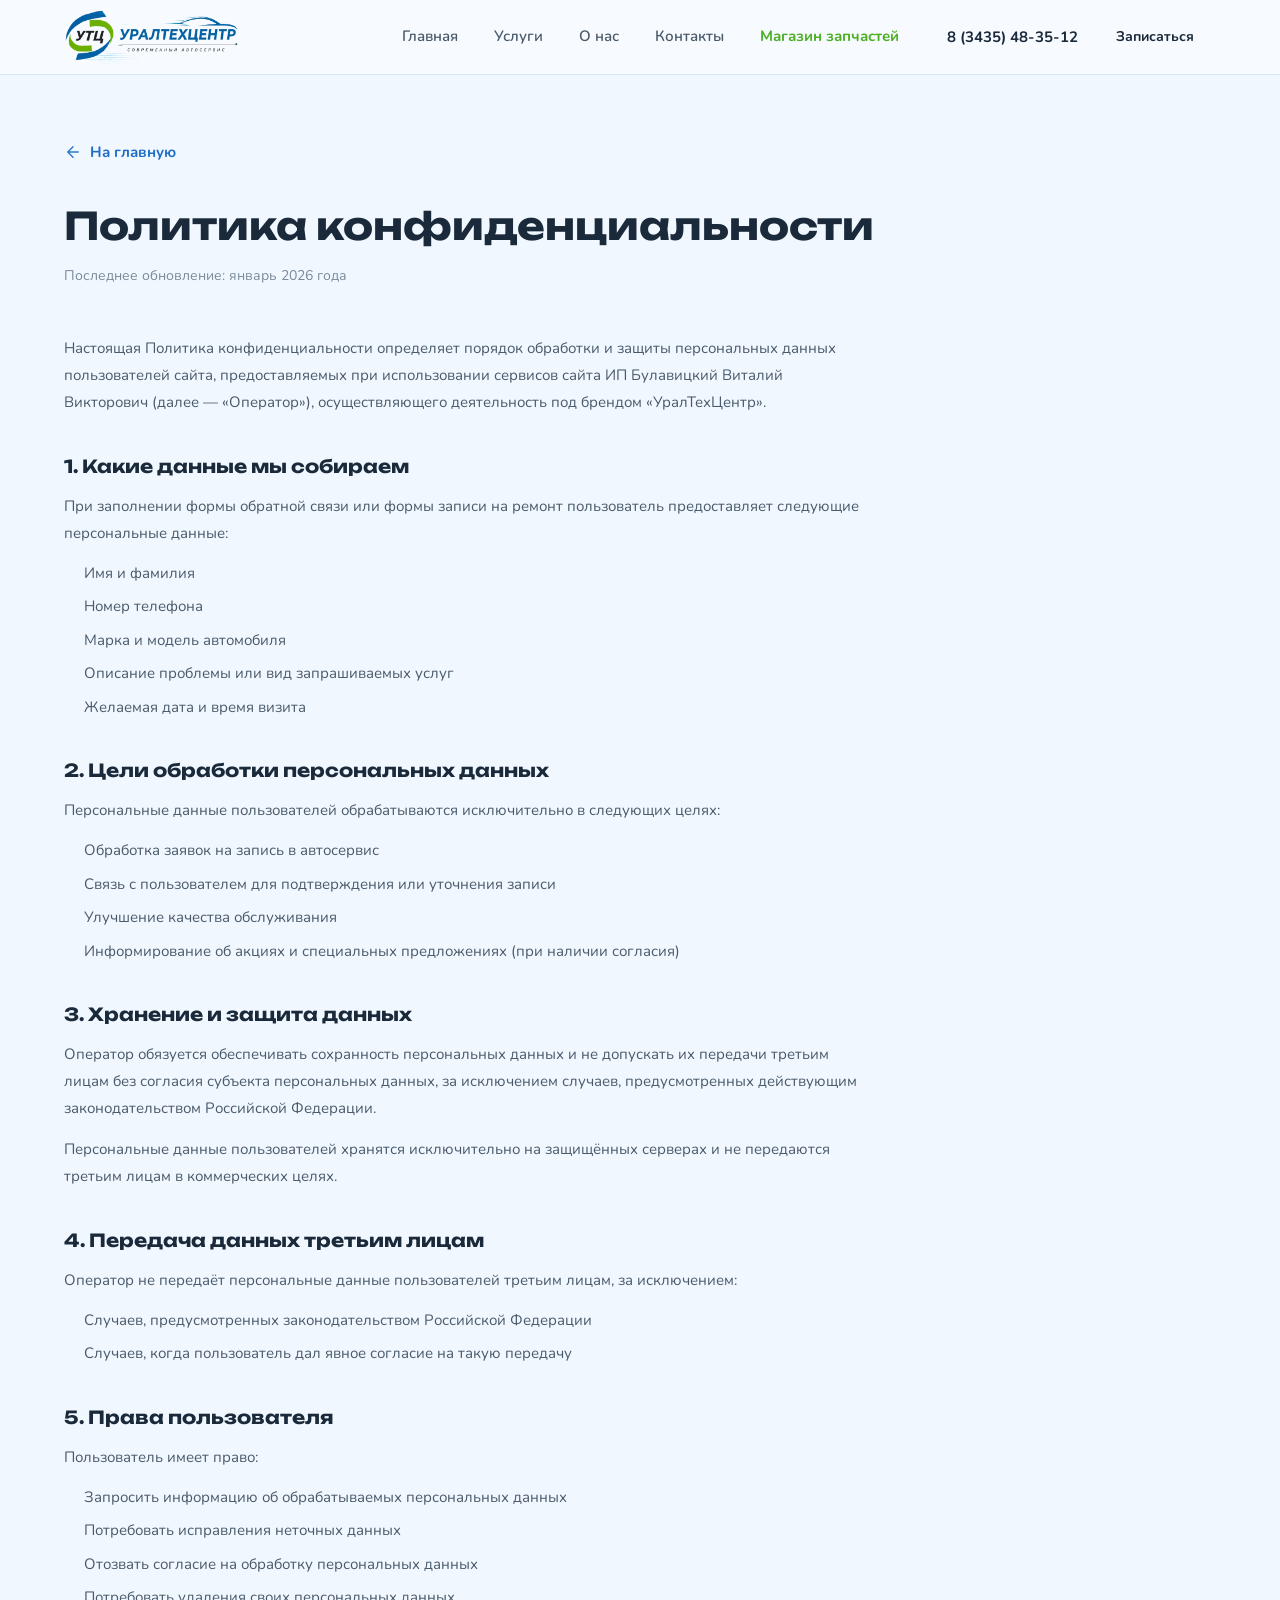
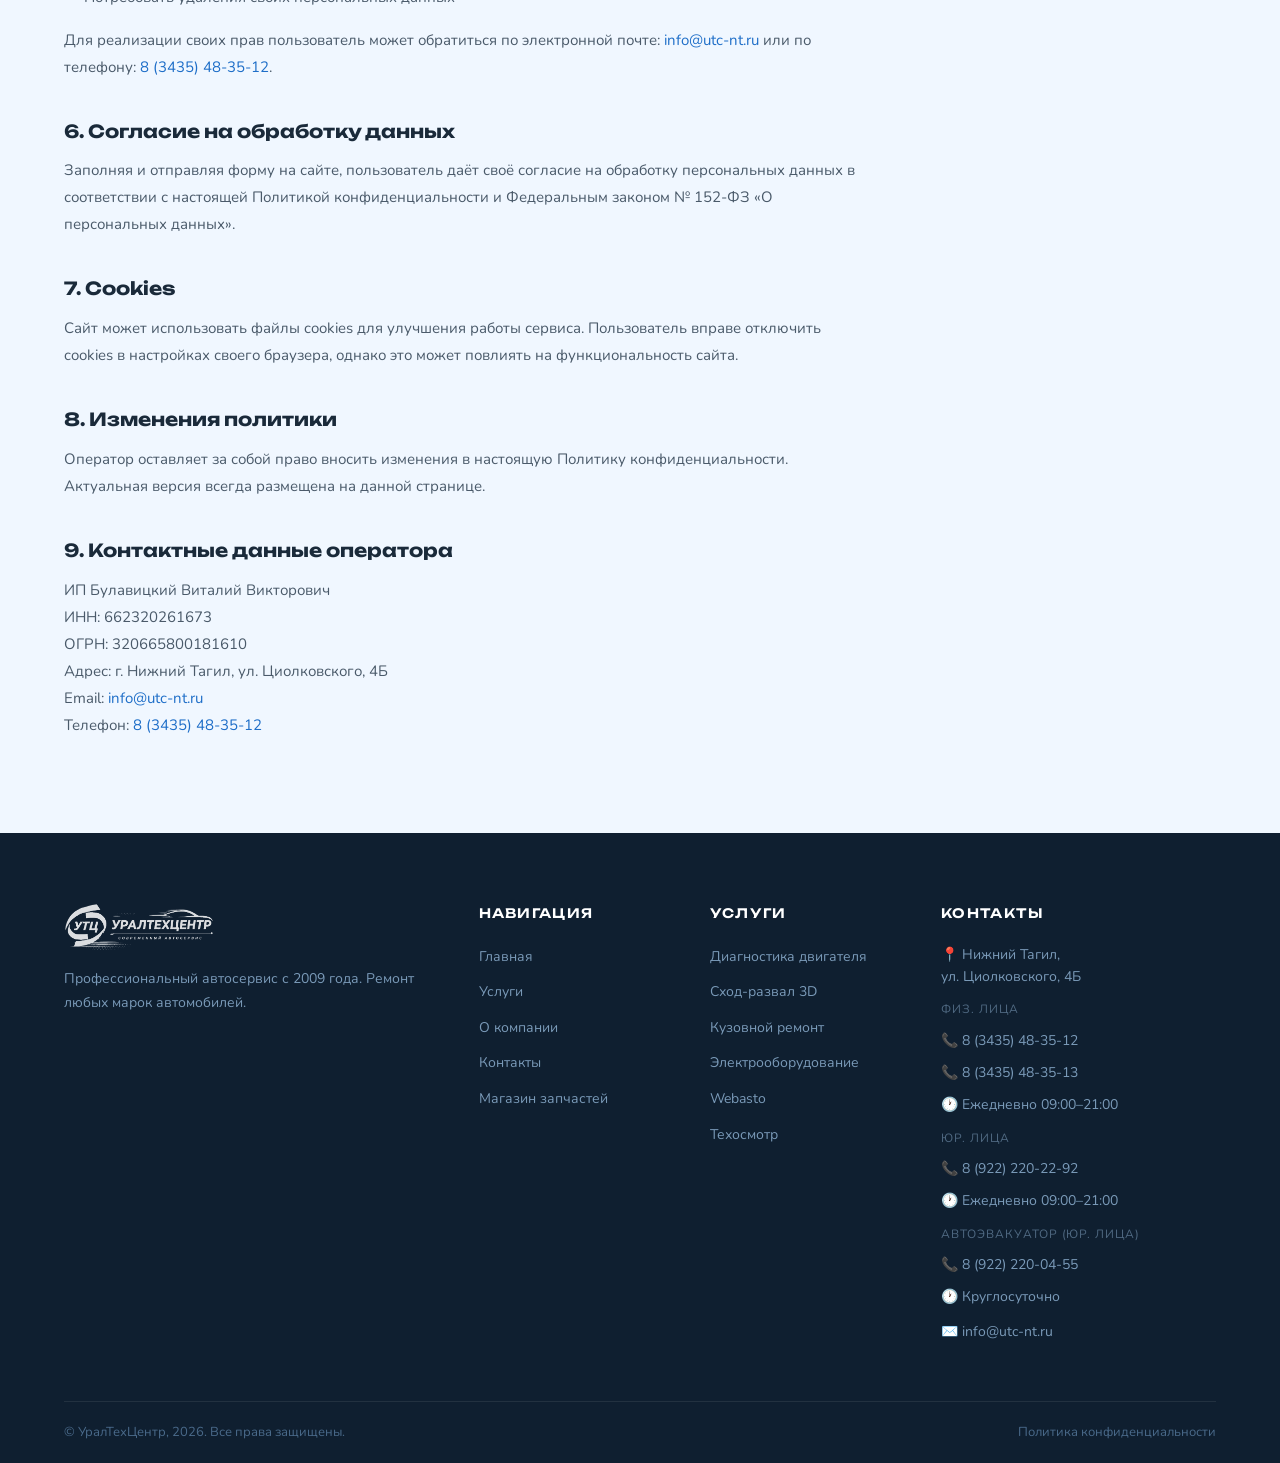
<file: privacy.html>
<!DOCTYPE html>
<html lang="ru">
<head>
  <meta charset="UTF-8" />
  <meta name="viewport" content="width=device-width, initial-scale=1.0" />
  <title>Политика конфиденциальности — УралТехЦентр</title>
  <link rel="icon" type="image/x-icon" href="favicon.ico" />
  <link rel="icon" type="image/png" href="favicon.png" />
  <link rel="preconnect" href="https://fonts.googleapis.com" />
  <link rel="preconnect" href="https://fonts.gstatic.com" crossorigin />
  <link href="https://fonts.googleapis.com/css2?family=Unbounded:wght@400;600;700&family=Nunito:wght@400;500;600;700&display=swap" rel="stylesheet" />
  <link rel="stylesheet" href="css/style.css" />
  <style>
    .privacy { padding: 140px 0 80px; }
    .privacy__title {
      font-family: 'Unbounded', sans-serif;
      font-size: clamp(24px, 4vw, 38px);
      font-weight: 700;
      color: var(--text);
      margin-bottom: 8px;
    }
    .privacy__date { font-size: 14px; color: var(--text-light); margin-bottom: 48px; }
    .privacy__content { max-width: 800px; }
    .privacy__content h2 {
      font-family: 'Unbounded', sans-serif;
      font-size: 18px;
      font-weight: 700;
      color: var(--text);
      margin: 36px 0 12px;
    }
    .privacy__content p {
      font-size: 15px;
      color: var(--text-mid);
      line-height: 1.8;
      margin-bottom: 14px;
    }
    .privacy__content ul {
      margin: 12px 0 16px 20px;
      display: flex;
      flex-direction: column;
      gap: 8px;
    }
    .privacy__content ul li {
      font-size: 15px;
      color: var(--text-mid);
      line-height: 1.7;
    }
    .privacy__back {
      display: inline-flex;
      align-items: center;
      gap: 8px;
      color: var(--blue);
      font-weight: 700;
      font-size: 15px;
      margin-bottom: 32px;
      transition: var(--transition);
    }
    .privacy__back:hover { opacity: 0.75; }
  </style>
</head>
<body>

  <!-- ШАПКА -->
  <header class="header" id="header">
    <div class="container header__inner">
      <a href="index.html" class="logo">
        <img src="images/logo.png" alt="УралТехЦентр" class="logo__img" />
      </a>
      <nav class="nav" id="nav">
        <ul class="nav__list">
          <li><a href="index.html" class="nav__link">Главная</a></li>
          <li><a href="services.html" class="nav__link">Услуги</a></li>
          <li><a href="about.html" class="nav__link">О нас</a></li>
          <li><a href="contacts.html" class="nav__link">Контакты</a></li>
          <li><a href="https://razbor66-nt.ru" target="_blank" class="nav__link nav__link--shop">Магазин запчастей</a></li>
        </ul>
      </nav>
      <div class="header__contacts">
        <a href="tel:+73435483512" class="header__phone">8 (3435) 48-35-12</a>
        <a href="contacts.html" class="btn btn--small">Записаться</a>
      </div>
      <button class="burger" id="burger" aria-label="Открыть меню">
        <span></span><span></span><span></span>
      </button>
    </div>
  </header>

  <!-- КОНТЕНТ -->
  <section class="privacy">
    <div class="container">
      <a href="index.html" class="privacy__back">
        <svg viewBox="0 0 24 24" fill="none" width="18" height="18"><path d="M19 12H5M5 12l7 7M5 12l7-7" stroke="#2A7EC8" stroke-width="2" stroke-linecap="round" stroke-linejoin="round"/></svg>
        На главную
      </a>
      <h1 class="privacy__title">Политика конфиденциальности</h1>
      <p class="privacy__date">Последнее обновление: январь 2026 года</p>

      <div class="privacy__content">

        <p>Настоящая Политика конфиденциальности определяет порядок обработки и защиты персональных данных пользователей сайта, предоставляемых при использовании сервисов сайта ИП Булавицкий Виталий Викторович (далее — «Оператор»), осуществляющего деятельность под брендом «УралТехЦентр».</p>

        <h2>1. Какие данные мы собираем</h2>
        <p>При заполнении формы обратной связи или формы записи на ремонт пользователь предоставляет следующие персональные данные:</p>
        <ul>
          <li>Имя и фамилия</li>
          <li>Номер телефона</li>
          <li>Марка и модель автомобиля</li>
          <li>Описание проблемы или вид запрашиваемых услуг</li>
          <li>Желаемая дата и время визита</li>
        </ul>

        <h2>2. Цели обработки персональных данных</h2>
        <p>Персональные данные пользователей обрабатываются исключительно в следующих целях:</p>
        <ul>
          <li>Обработка заявок на запись в автосервис</li>
          <li>Связь с пользователем для подтверждения или уточнения записи</li>
          <li>Улучшение качества обслуживания</li>
          <li>Информирование об акциях и специальных предложениях (при наличии согласия)</li>
        </ul>

        <h2>3. Хранение и защита данных</h2>
        <p>Оператор обязуется обеспечивать сохранность персональных данных и не допускать их передачи третьим лицам без согласия субъекта персональных данных, за исключением случаев, предусмотренных действующим законодательством Российской Федерации.</p>
        <p>Персональные данные пользователей хранятся исключительно на защищённых серверах и не передаются третьим лицам в коммерческих целях.</p>

        <h2>4. Передача данных третьим лицам</h2>
        <p>Оператор не передаёт персональные данные пользователей третьим лицам, за исключением:</p>
        <ul>
          <li>Случаев, предусмотренных законодательством Российской Федерации</li>
          <li>Случаев, когда пользователь дал явное согласие на такую передачу</li>
        </ul>

        <h2>5. Права пользователя</h2>
        <p>Пользователь имеет право:</p>
        <ul>
          <li>Запросить информацию об обрабатываемых персональных данных</li>
          <li>Потребовать исправления неточных данных</li>
          <li>Отозвать согласие на обработку персональных данных</li>
          <li>Потребовать удаления своих персональных данных</li>
        </ul>
        <p>Для реализации своих прав пользователь может обратиться по электронной почте: <a href="mailto:info@utc-nt.ru" style="color: var(--blue);">info@utc-nt.ru</a> или по телефону: <a href="tel:+73435483512" style="color: var(--blue);">8 (3435) 48-35-12</a>.</p>

        <h2>6. Согласие на обработку данных</h2>
        <p>Заполняя и отправляя форму на сайте, пользователь даёт своё согласие на обработку персональных данных в соответствии с настоящей Политикой конфиденциальности и Федеральным законом № 152-ФЗ «О персональных данных».</p>

        <h2>7. Cookies</h2>
        <p>Сайт может использовать файлы cookies для улучшения работы сервиса. Пользователь вправе отключить cookies в настройках своего браузера, однако это может повлиять на функциональность сайта.</p>

        <h2>8. Изменения политики</h2>
        <p>Оператор оставляет за собой право вносить изменения в настоящую Политику конфиденциальности. Актуальная версия всегда размещена на данной странице.</p>

        <h2>9. Контактные данные оператора</h2>
        <p>ИП Булавицкий Виталий Викторович<br/>
        ИНН: 662320261673<br/>
        ОГРН: 320665800181610<br/>
        Адрес: г. Нижний Тагил, ул. Циолковского, 4Б<br/>
        Email: <a href="mailto:info@utc-nt.ru" style="color: var(--blue);">info@utc-nt.ru</a><br/>
        Телефон: <a href="tel:+73435483512" style="color: var(--blue);">8 (3435) 48-35-12</a></p>

      </div>
    </div>
  </section>

  <!-- ПОДВАЛ -->
  <footer class="footer">
    <div class="container">
      <div class="footer__inner">
        <div class="footer__brand">
          <a href="index.html" class="logo logo--footer">
            <img src="images/logo.png" alt="УралТехЦентр" class="logo__img logo__img--footer" />
          </a>
          <p class="footer__desc">Профессиональный автосервис с 2009 года. Ремонт любых марок автомобилей.</p>
        </div>
        <div class="footer__nav">
          <h4>Навигация</h4>
          <ul>
            <li><a href="index.html">Главная</a></li>
            <li><a href="services.html">Услуги</a></li>
            <li><a href="about.html">О компании</a></li>
            <li><a href="contacts.html">Контакты</a></li>
            <li><a href="https://razbor66-nt.ru" target="_blank">Магазин запчастей</a></li>
          </ul>
        </div>
        <div class="footer__services">
          <h4>Услуги</h4>
          <ul>
            <li><a href="services.html#diagnostics">Диагностика двигателя</a></li>
            <li><a href="services.html#alignment">Сход-развал 3D</a></li>
            <li><a href="services.html#body">Кузовной ремонт</a></li>
            <li><a href="services.html#electrical">Электрооборудование</a></li>
            <li><a href="services.html#webasto">Webasto</a></li>
            <li><a href="services.html#inspection">Техосмотр</a></li>
          </ul>
        </div>
        <div class="footer__contacts">
          <h4>Контакты</h4>
          <p>📍 Нижний Тагил,<br/>ул. Циолковского, 4Б</p>
          <p style="margin-top:12px; font-size:12px; opacity:0.6; text-transform:uppercase; letter-spacing:0.08em;">Физ. лица</p>
          <p>📞 <a href="tel:+73435483512">8 (3435) 48-35-12</a></p>
          <p>📞 <a href="tel:+73435483513">8 (3435) 48-35-13</a></p>
          <p>🕐 Ежедневно 09:00–21:00</p>
          <p style="margin-top:12px; font-size:12px; opacity:0.6; text-transform:uppercase; letter-spacing:0.08em;">Юр. лица</p>
          <p>📞 <a href="tel:+79222202292">8 (922) 220-22-92</a></p>
          <p>🕐 Ежедневно 09:00–21:00</p>
          <p style="margin-top:12px; font-size:12px; opacity:0.6; text-transform:uppercase; letter-spacing:0.08em;">Автоэвакуатор (юр. лица)</p>
          <p>📞 <a href="tel:+79222200455">8 (922) 220-04-55</a></p>
          <p>🕐 Круглосуточно</p>
          <p style="margin-top:12px;">✉️ <a href="mailto:info@utc-nt.ru">info@utc-nt.ru</a></p>
        </div>
      </div>
      <div class="footer__bottom">
        <p>© УралТехЦентр, 2026. Все права защищены.</p>
        <a href="privacy.html">Политика конфиденциальности</a>
      </div>
    </div>
  </footer>

  <script src="js/main.js"></script>
</body>
</html>
</file>
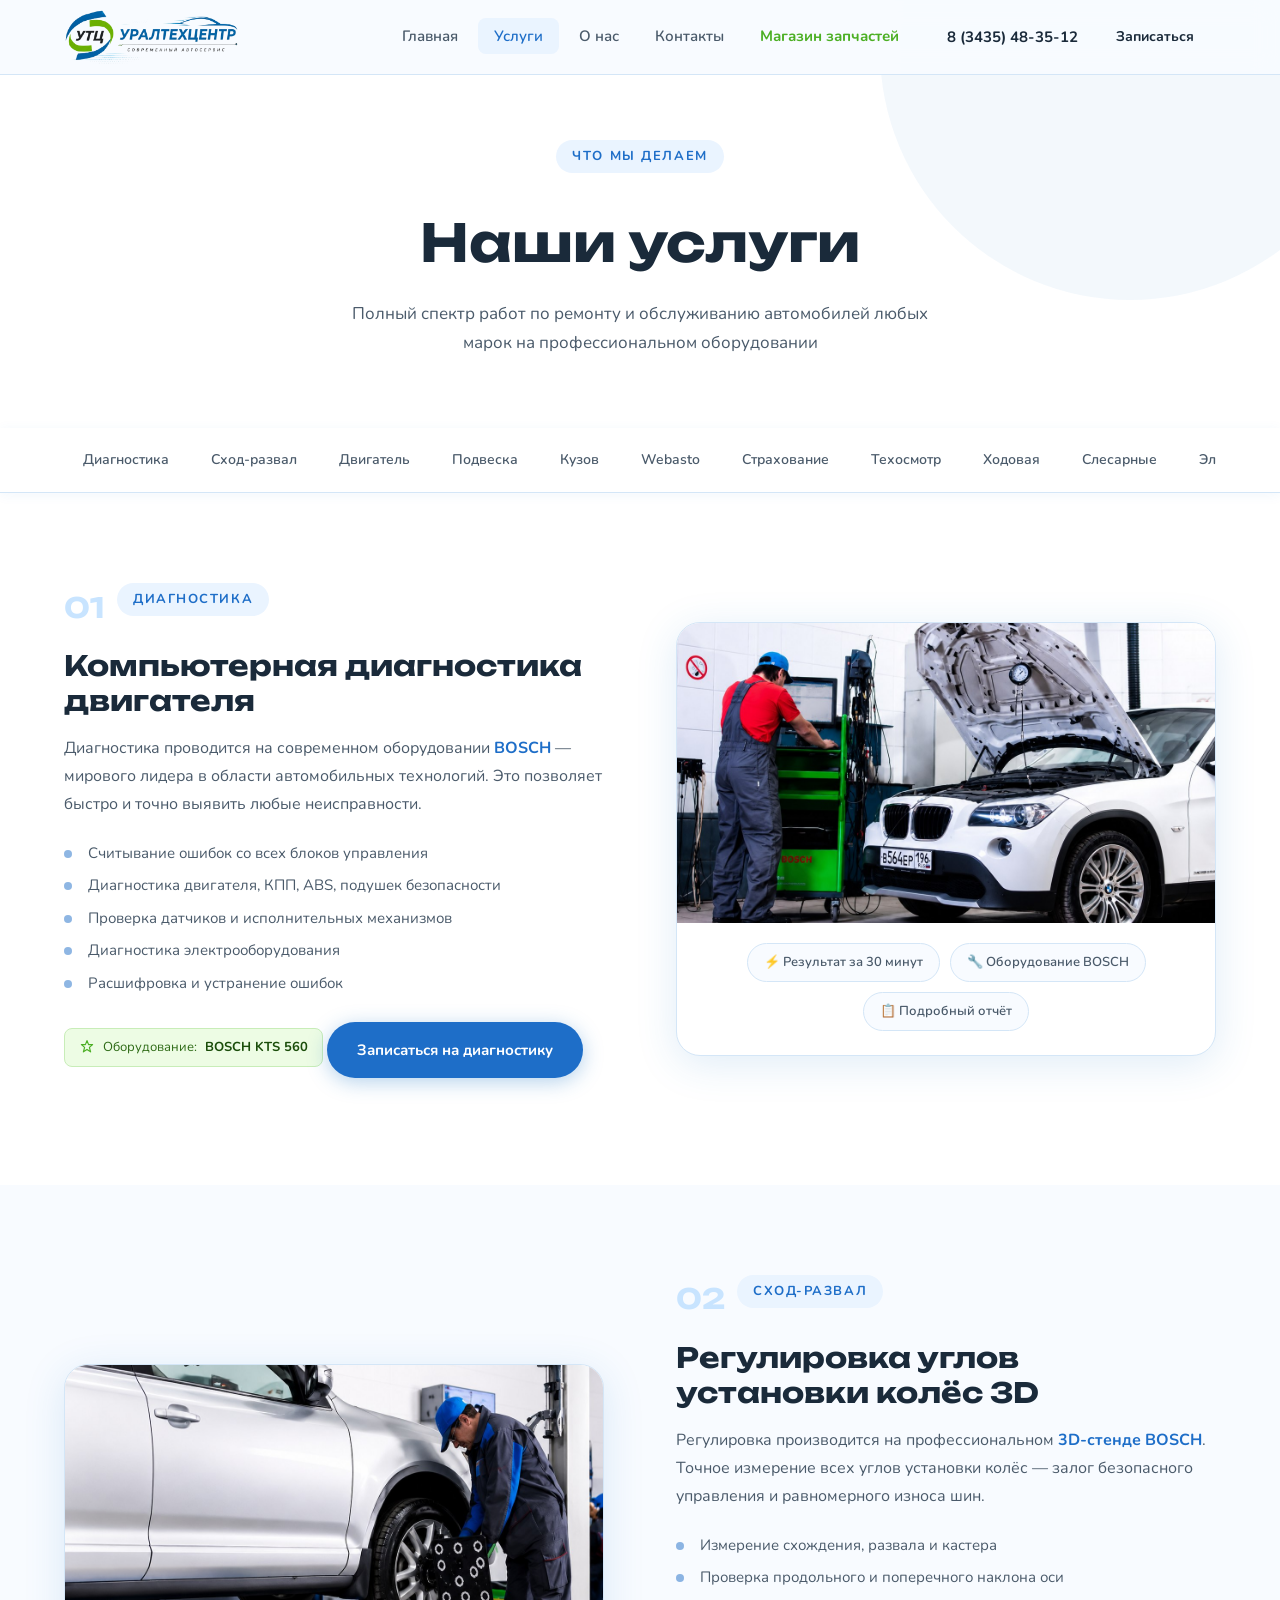
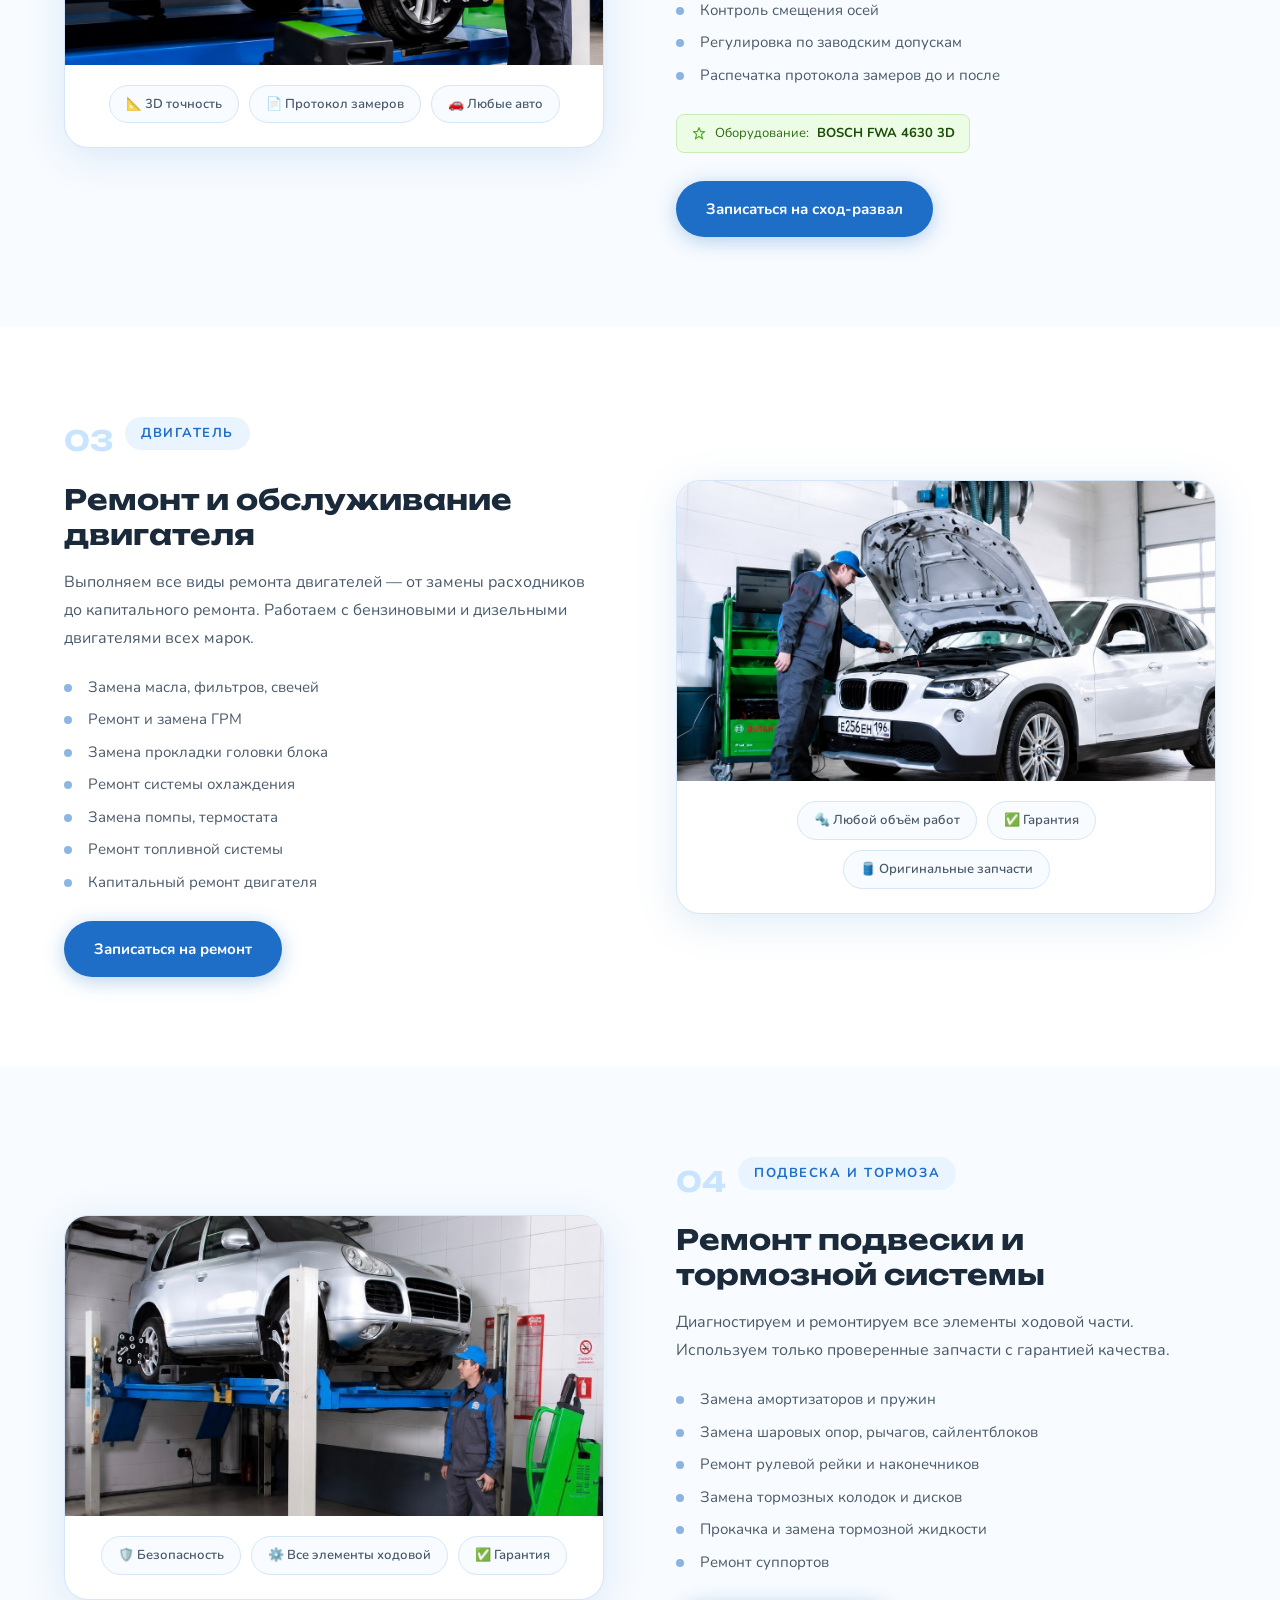
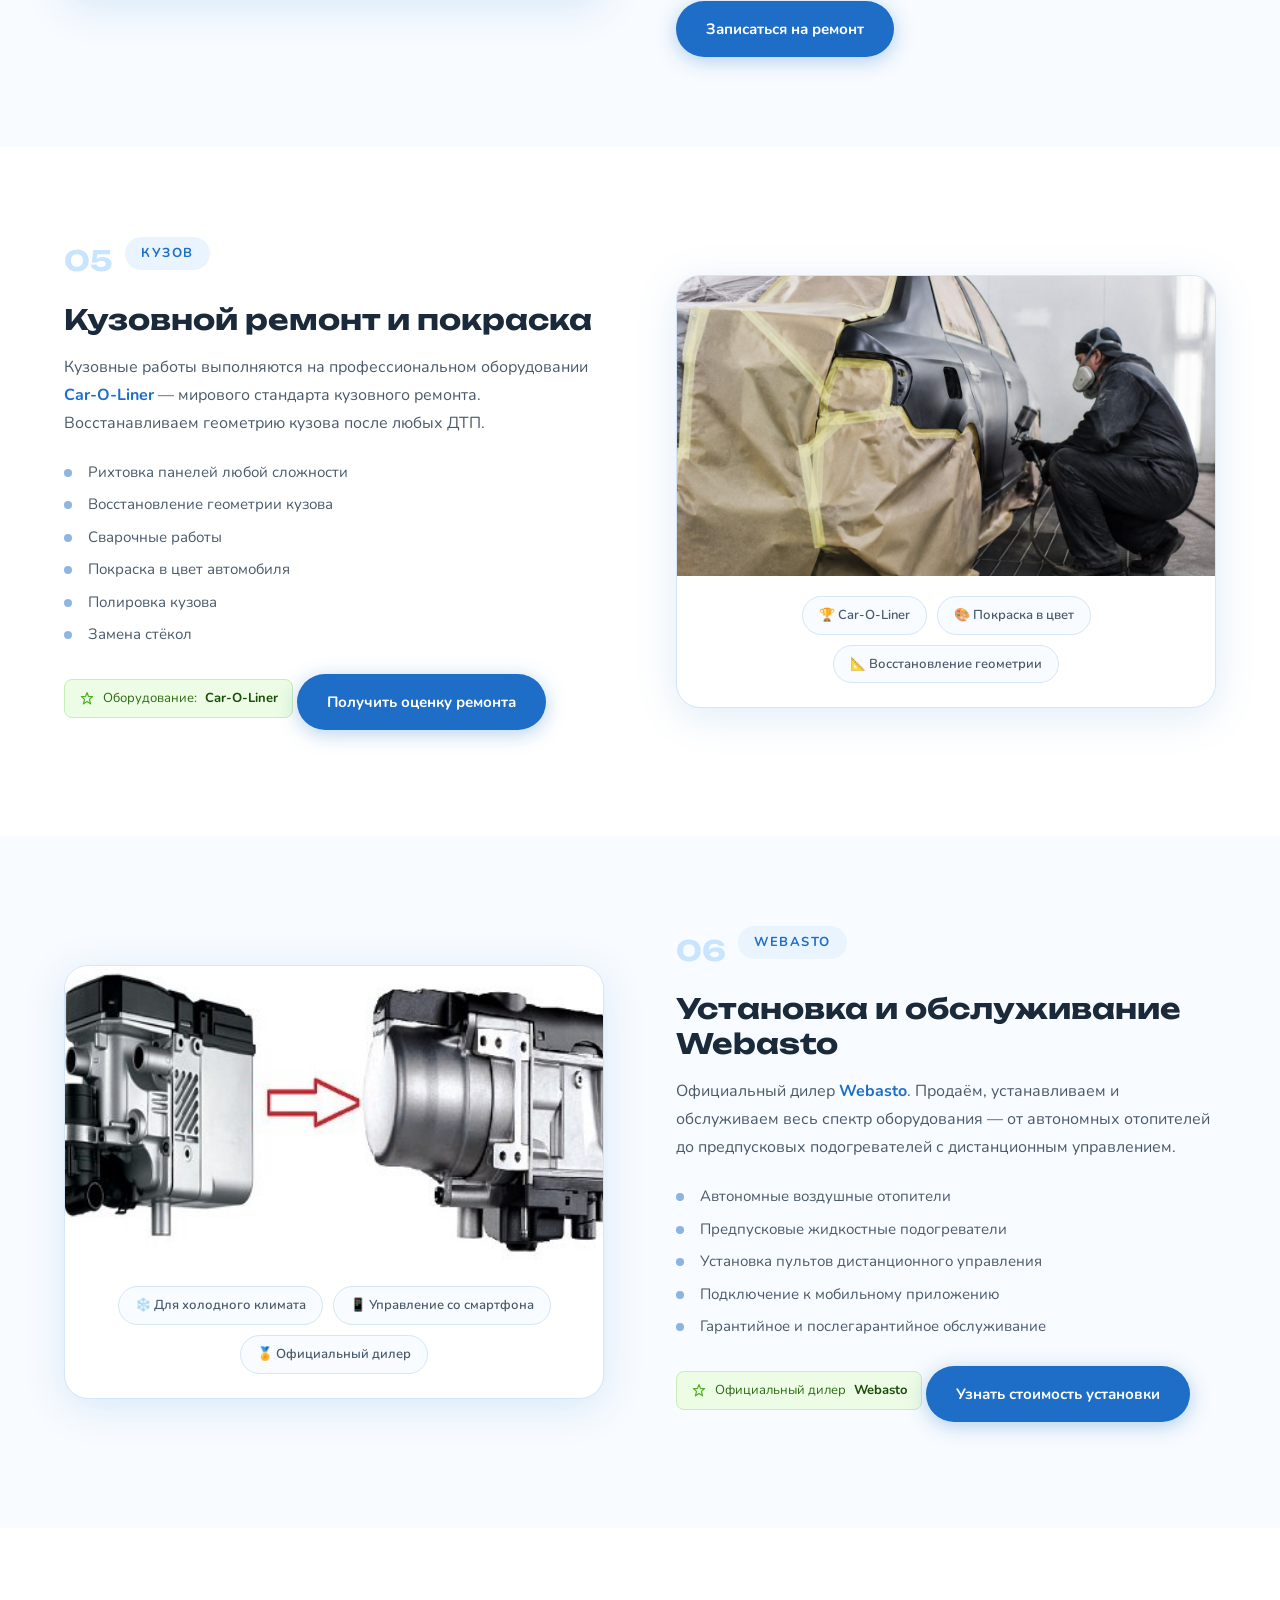
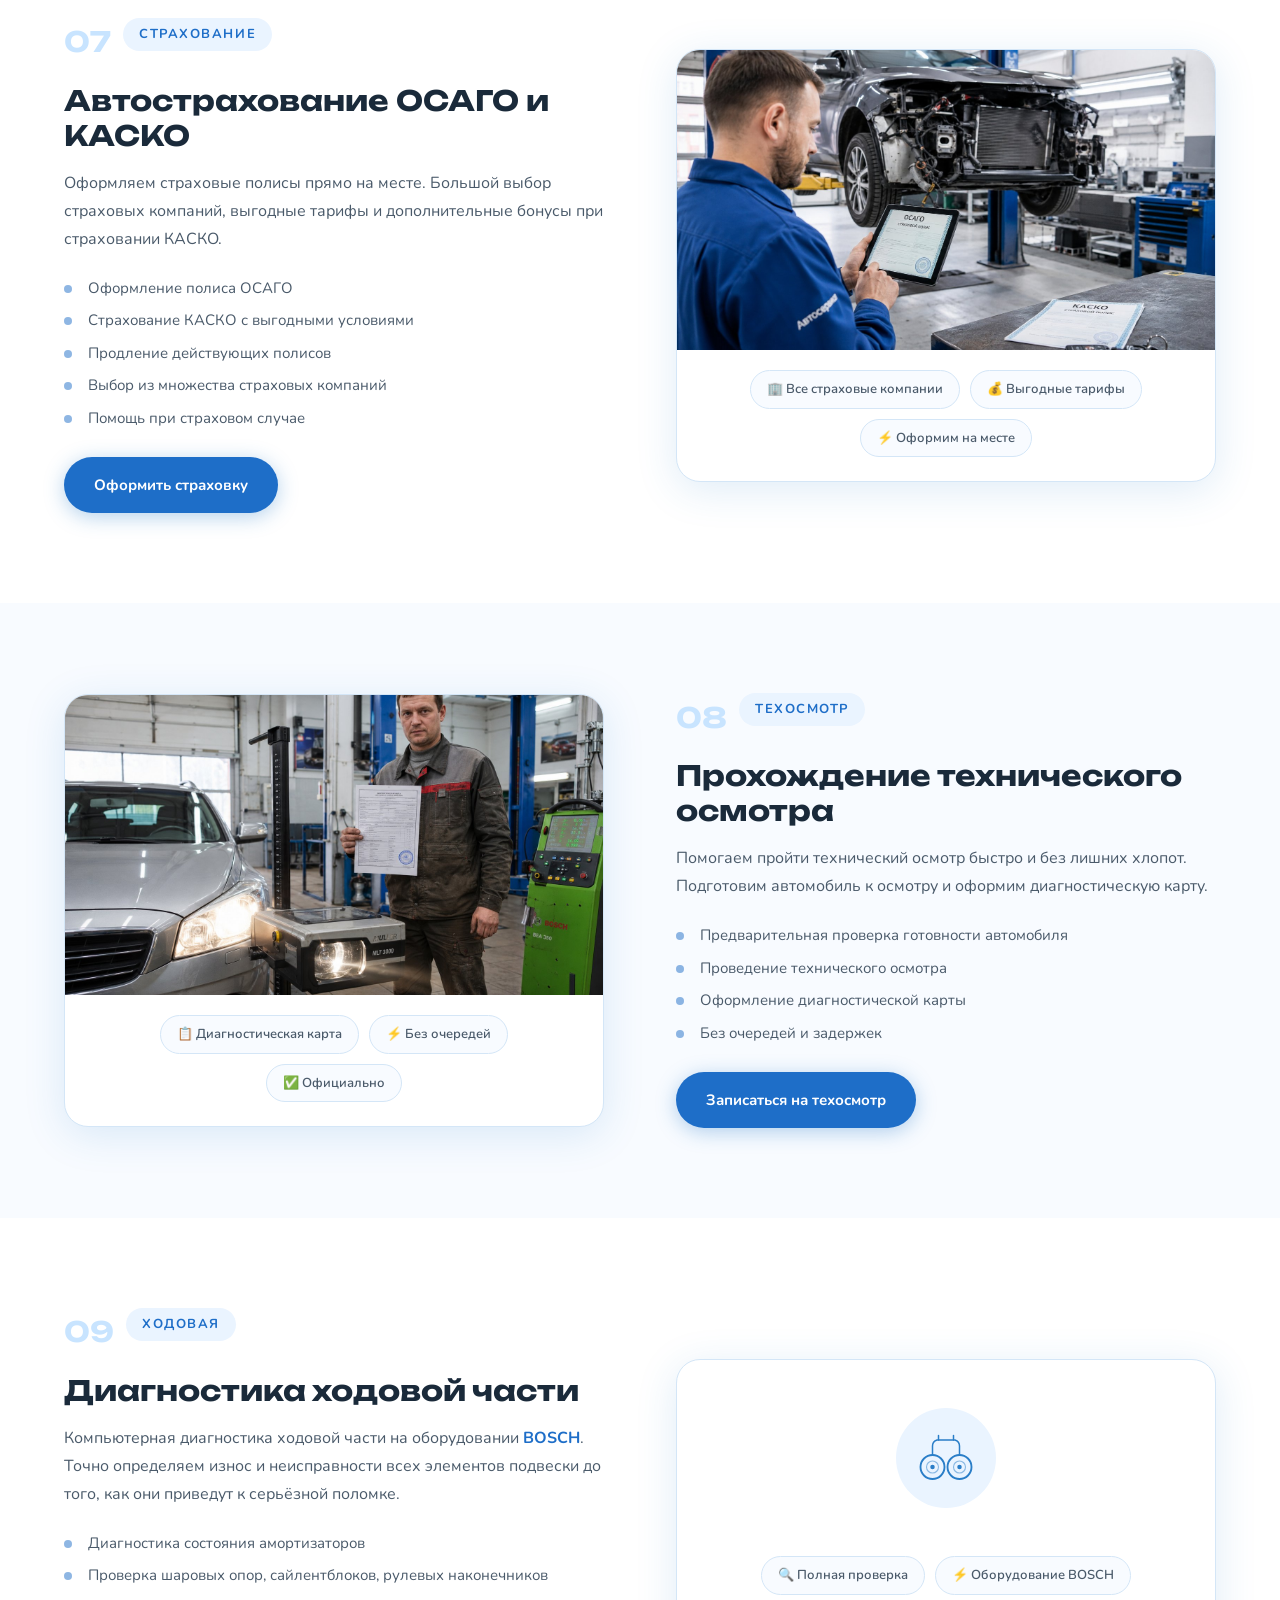
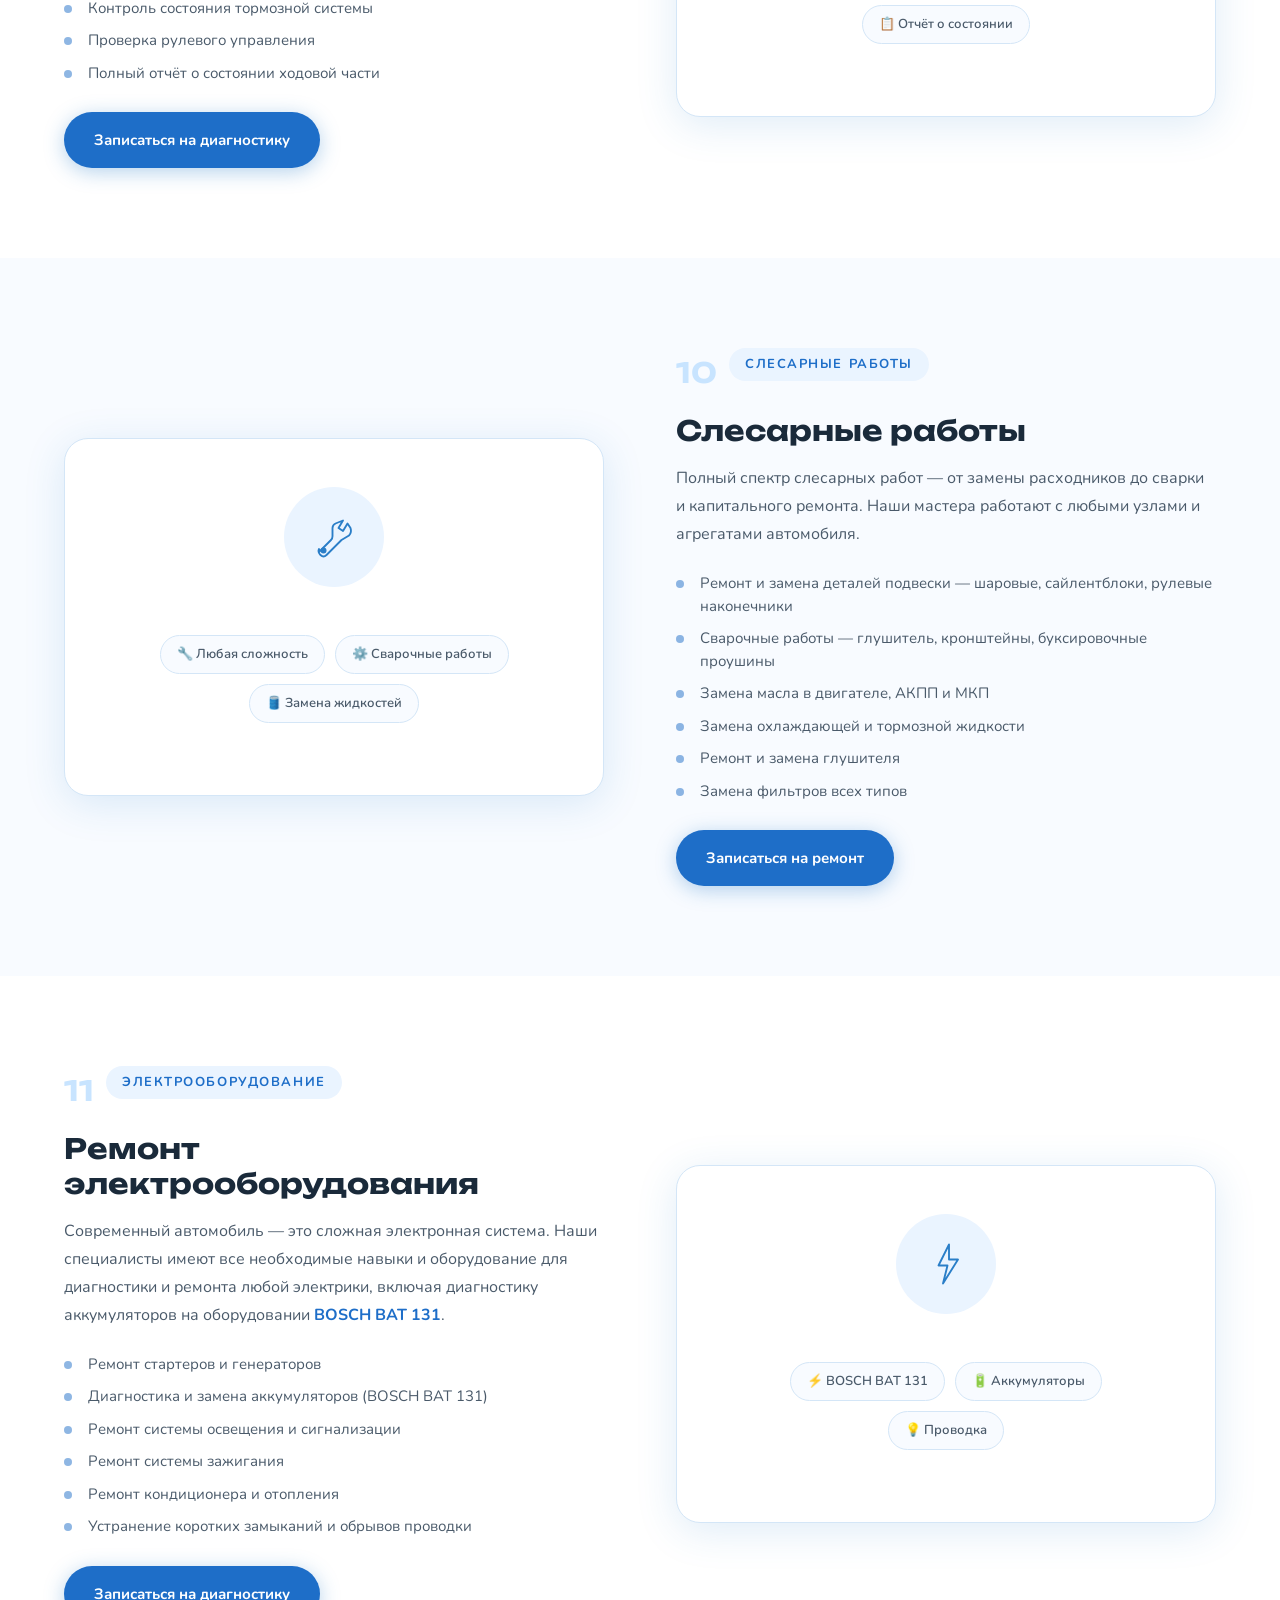
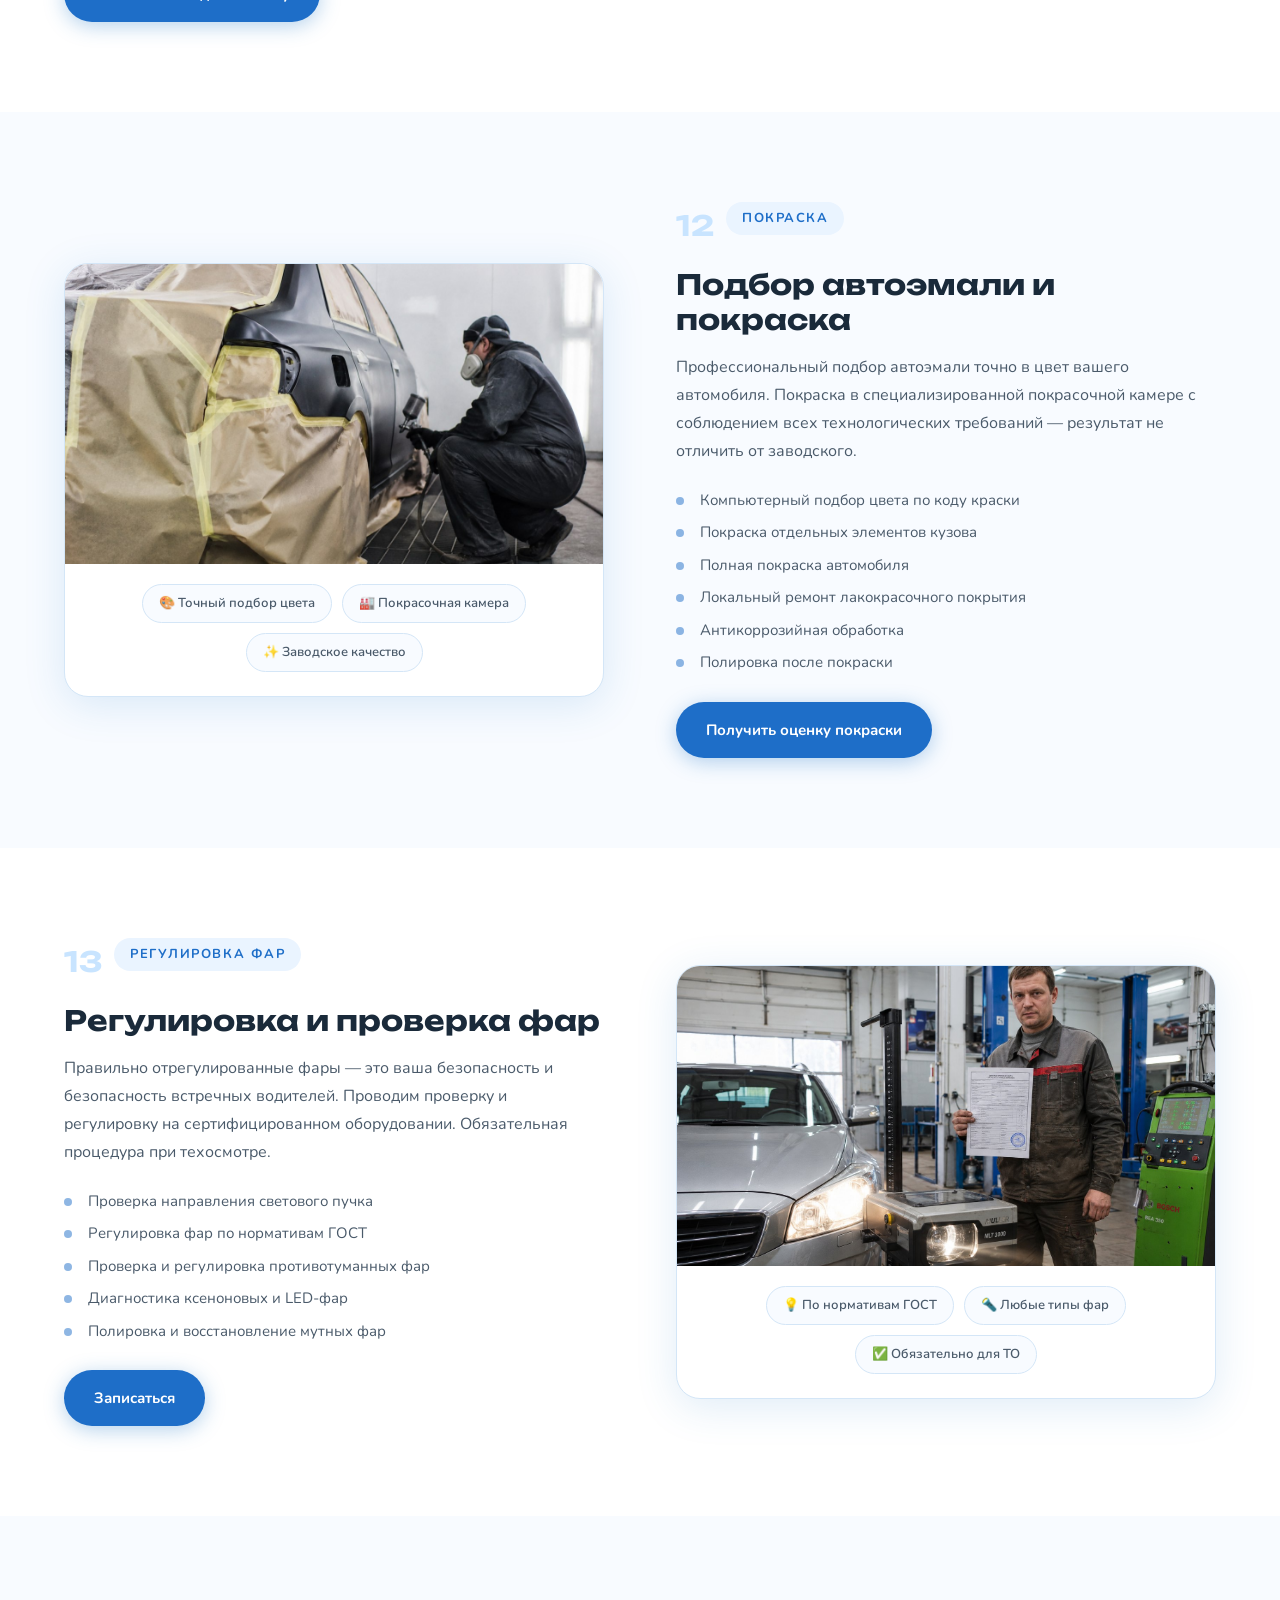
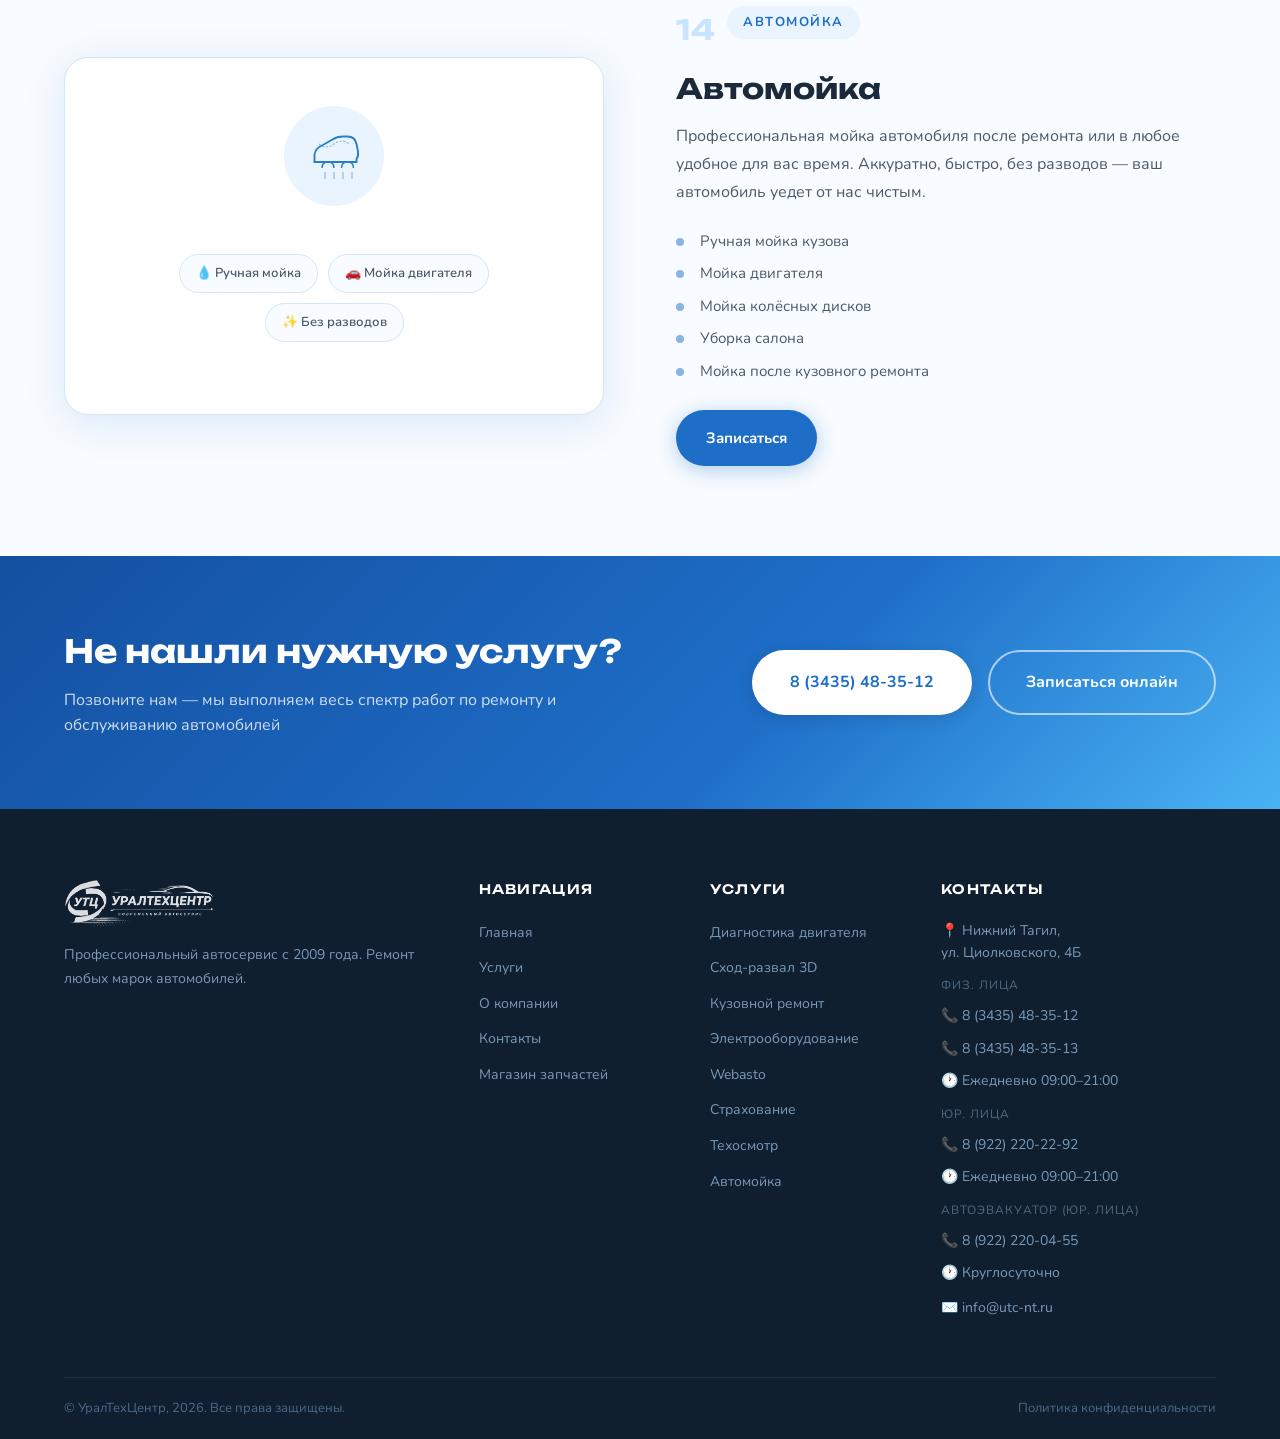
<file: services.html>
<!DOCTYPE html>
<html lang="ru">
<head>
  <meta charset="UTF-8" />
  <meta name="viewport" content="width=device-width, initial-scale=1.0" />
  <title>Услуги — УралТехЦентр | Автосервис Нижний Тагил</title>
  <meta name="description" content="Все услуги автосервиса УралТехЦентр в Нижнем Тагиле: диагностика, сход-развал, кузовной ремонт, Webasto, страхование, техосмотр." />
  <link rel="icon" type="image/x-icon" href="favicon.ico" />
  <link rel="icon" type="image/png" href="favicon.png" />
  <link rel="apple-touch-icon" href="favicon.png" />
  <link rel="preconnect" href="https://fonts.googleapis.com" />
  <link rel="preconnect" href="https://fonts.gstatic.com" crossorigin />
  <link href="https://fonts.googleapis.com/css2?family=Unbounded:wght@400;600;700&family=Nunito:wght@400;500;600;700&display=swap" rel="stylesheet" />
  <link rel="stylesheet" href="css/style.css" />
  <link rel="stylesheet" href="css/services.css" />
</head>
<body>

  <!-- ШАПКА -->
  <header class="header" id="header">
    <div class="container header__inner">
      <a href="index.html" class="logo">
        <img src="images/logo.png" alt="УралТехЦентр" class="logo__img" />
      </a>
      <nav class="nav" id="nav">
        <ul class="nav__list">
          <li><a href="index.html" class="nav__link">Главная</a></li>
          <li><a href="services.html" class="nav__link active">Услуги</a></li>
          <li><a href="about.html" class="nav__link">О нас</a></li>
          <li><a href="contacts.html" class="nav__link">Контакты</a></li>
          <li><a href="https://razbor66-nt.ru" target="_blank" class="nav__link nav__link--shop">Магазин запчастей</a></li>
        </ul>
      </nav>
      <div class="header__contacts">
        <a href="tel:+73435483512" class="header__phone">8 (3435) 48-35-12</a>
        <a href="contacts.html" class="btn btn--small">Записаться</a>
      </div>
      <button class="burger" id="burger" aria-label="Открыть меню">
        <span></span><span></span><span></span>
      </button>
    </div>
  </header>

  <!-- HERO СТРАНИЦЫ -->
  <section class="page-hero">
    <div class="container page-hero__inner">
      <span class="section__label">Что мы делаем</span>
      <h1 class="page-hero__title">Наши услуги</h1>
      <p class="page-hero__subtitle">Полный спектр работ по ремонту и обслуживанию автомобилей любых марок на профессиональном оборудовании</p>
    </div>
    <div class="page-hero__bg">
      <div class="page-hero__shape"></div>
    </div>
  </section>

  <!-- НАВИГАЦИЯ ПО УСЛУГАМ -->
  <section class="services-nav">
    <div class="container">
      <div class="services-nav__list">
        <a href="#diagnostics" class="services-nav__item active">Диагностика</a>
        <a href="#alignment" class="services-nav__item">Сход-развал</a>
        <a href="#engine" class="services-nav__item">Двигатель</a>
        <a href="#suspension" class="services-nav__item">Подвеска</a>
        <a href="#body" class="services-nav__item">Кузов</a>
        <a href="#webasto" class="services-nav__item">Webasto</a>
        <a href="#insurance" class="services-nav__item">Страхование</a>
        <a href="#inspection" class="services-nav__item">Техосмотр</a>
        <a href="#chassis" class="services-nav__item">Ходовая</a>
        <a href="#locksmith" class="services-nav__item">Слесарные</a>
        <a href="#electrical" class="services-nav__item">Электрика</a>
        <a href="#paint" class="services-nav__item">Покраска</a>
        <a href="#headlights" class="services-nav__item">Фары</a>
        <a href="#carwash" class="services-nav__item">Автомойка</a>
      </div>
    </div>
  </section>

  <!-- ДИАГНОСТИКА -->
  <section class="service-block" id="diagnostics">
    <div class="container">
      <div class="service-block__inner">
        <div class="service-block__content animate-up">
          <div class="service-block__label">
            <span class="service-num">01</span>
            <span class="section__label">Диагностика</span>
          </div>
          <h2 class="service-block__title">Компьютерная диагностика двигателя</h2>
          <p class="service-block__text">Диагностика проводится на современном оборудовании <strong>BOSCH</strong> — мирового лидера в области автомобильных технологий. Это позволяет быстро и точно выявить любые неисправности.</p>
          <ul class="service-block__list">
            <li>Считывание ошибок со всех блоков управления</li>
            <li>Диагностика двигателя, КПП, ABS, подушек безопасности</li>
            <li>Проверка датчиков и исполнительных механизмов</li>
            <li>Диагностика электрооборудования</li>
            <li>Расшифровка и устранение ошибок</li>
          </ul>
          <div class="service-block__equipment">
            <svg viewBox="0 0 20 20" fill="none"><path d="M10 2L12 7H17L13 10.5L14.5 16L10 13L5.5 16L7 10.5L3 7H8Z" stroke="#4caf24" stroke-width="1.5" stroke-linejoin="round"/></svg>
            Оборудование: <strong>BOSCH KTS 560</strong>
          </div>
          <a href="contacts.html" class="btn btn--primary">Записаться на диагностику</a>
        </div>
        <div class="service-block__visual animate-right">
          <div class="service-card-big">
            <div class="service-photo">
              <img src="images/photo-diag.jpg" alt="Диагностика двигателя BOSCH" loading="lazy" />
            </div>
            <div class="service-card-big__features">
              <div class="feature-pill">⚡ Результат за 30 минут</div>
              <div class="feature-pill">🔧 Оборудование BOSCH</div>
              <div class="feature-pill">📋 Подробный отчёт</div>
            </div>
          </div>
        </div>
      </div>
    </div>
  </section>

  <!-- СХОД-РАЗВАЛ -->
  <section class="service-block service-block--alt" id="alignment">
    <div class="container">
      <div class="service-block__inner service-block__inner--reverse">
        <div class="service-block__content animate-up">
          <div class="service-block__label">
            <span class="service-num">02</span>
            <span class="section__label">Сход-Развал</span>
          </div>
          <h2 class="service-block__title">Регулировка углов установки колёс 3D</h2>
          <p class="service-block__text">Регулировка производится на профессиональном <strong>3D-стенде BOSCH</strong>. Точное измерение всех углов установки колёс — залог безопасного управления и равномерного износа шин.</p>
          <ul class="service-block__list">
            <li>Измерение схождения, развала и кастера</li>
            <li>Проверка продольного и поперечного наклона оси</li>
            <li>Контроль смещения осей</li>
            <li>Регулировка по заводским допускам</li>
            <li>Распечатка протокола замеров до и после</li>
          </ul>
          <div class="service-block__equipment">
            <svg viewBox="0 0 20 20" fill="none"><path d="M10 2L12 7H17L13 10.5L14.5 16L10 13L5.5 16L7 10.5L3 7H8Z" stroke="#4caf24" stroke-width="1.5" stroke-linejoin="round"/></svg>
            Оборудование: <strong>BOSCH FWA 4630 3D</strong>
          </div>
          <a href="contacts.html" class="btn btn--primary">Записаться на сход-развал</a>
        </div>
        <div class="service-block__visual animate-right">
          <div class="service-card-big">
            <div class="service-photo">
              <img src="images/photo-alignment.jpg" alt="Сход-развал 3D BOSCH" loading="lazy" />
            </div>
            <div class="service-card-big__features">
              <div class="feature-pill">📐 3D точность</div>
              <div class="feature-pill">📄 Протокол замеров</div>
              <div class="feature-pill">🚗 Любые авто</div>
            </div>
          </div>
        </div>
      </div>
    </div>
  </section>

  <!-- РЕМОНТ ДВИГАТЕЛЯ -->
  <section class="service-block" id="engine">
    <div class="container">
      <div class="service-block__inner animate-up">
        <div class="service-block__content">
          <div class="service-block__label">
            <span class="service-num">03</span>
            <span class="section__label">Двигатель</span>
          </div>
          <h2 class="service-block__title">Ремонт и обслуживание двигателя</h2>
          <p class="service-block__text">Выполняем все виды ремонта двигателей — от замены расходников до капитального ремонта. Работаем с бензиновыми и дизельными двигателями всех марок.</p>
          <ul class="service-block__list">
            <li>Замена масла, фильтров, свечей</li>
            <li>Ремонт и замена ГРМ</li>
            <li>Замена прокладки головки блока</li>
            <li>Ремонт системы охлаждения</li>
            <li>Замена помпы, термостата</li>
            <li>Ремонт топливной системы</li>
            <li>Капитальный ремонт двигателя</li>
          </ul>
          <a href="contacts.html" class="btn btn--primary">Записаться на ремонт</a>
        </div>
        <div class="service-block__visual animate-right">
          <div class="service-card-big">
            <div class="service-photo">
              <img src="images/photo-engine.jpg" alt="Ремонт двигателя" loading="lazy" />
            </div>
            <div class="service-card-big__features">
              <div class="feature-pill">🔩 Любой объём работ</div>
              <div class="feature-pill">✅ Гарантия</div>
              <div class="feature-pill">🛢️ Оригинальные запчасти</div>
            </div>
          </div>
        </div>
      </div>
    </div>
  </section>

  <!-- ПОДВЕСКА -->
  <section class="service-block service-block--alt" id="suspension">
    <div class="container">
      <div class="service-block__inner service-block__inner--reverse">
        <div class="service-block__content animate-up">
          <div class="service-block__label">
            <span class="service-num">04</span>
            <span class="section__label">Подвеска и тормоза</span>
          </div>
          <h2 class="service-block__title">Ремонт подвески и тормозной системы</h2>
          <p class="service-block__text">Диагностируем и ремонтируем все элементы ходовой части. Используем только проверенные запчасти с гарантией качества.</p>
          <ul class="service-block__list">
            <li>Замена амортизаторов и пружин</li>
            <li>Замена шаровых опор, рычагов, сайлентблоков</li>
            <li>Ремонт рулевой рейки и наконечников</li>
            <li>Замена тормозных колодок и дисков</li>
            <li>Прокачка и замена тормозной жидкости</li>
            <li>Ремонт суппортов</li>
          </ul>
          <a href="contacts.html" class="btn btn--primary">Записаться на ремонт</a>
        </div>
        <div class="service-block__visual animate-right">
          <div class="service-card-big">
            <div class="service-photo">
              <img src="images/photo-suspension2.jpg" alt="Ремонт подвески" loading="lazy" />
            </div>
            <div class="service-card-big__features">
              <div class="feature-pill">🛡️ Безопасность</div>
              <div class="feature-pill">⚙️ Все элементы ходовой</div>
              <div class="feature-pill">✅ Гарантия</div>
            </div>
          </div>
        </div>
      </div>
    </div>
  </section>

  <!-- КУЗОВНОЙ РЕМОНТ -->
  <section class="service-block" id="body">
    <div class="container">
      <div class="service-block__inner">
        <div class="service-block__content animate-up">
          <div class="service-block__label">
            <span class="service-num">05</span>
            <span class="section__label">Кузов</span>
          </div>
          <h2 class="service-block__title">Кузовной ремонт и покраска</h2>
          <p class="service-block__text">Кузовные работы выполняются на профессиональном оборудовании <strong>Car-O-Liner</strong> — мирового стандарта кузовного ремонта. Восстанавливаем геометрию кузова после любых ДТП.</p>
          <ul class="service-block__list">
            <li>Рихтовка панелей любой сложности</li>
            <li>Восстановление геометрии кузова</li>
            <li>Сварочные работы</li>
            <li>Покраска в цвет автомобиля</li>
            <li>Полировка кузова</li>
            <li>Замена стёкол</li>
          </ul>
          <div class="service-block__equipment">
            <svg viewBox="0 0 20 20" fill="none"><path d="M10 2L12 7H17L13 10.5L14.5 16L10 13L5.5 16L7 10.5L3 7H8Z" stroke="#4caf24" stroke-width="1.5" stroke-linejoin="round"/></svg>
            Оборудование: <strong>Car-O-Liner</strong>
          </div>
          <a href="contacts.html" class="btn btn--primary">Получить оценку ремонта</a>
        </div>
        <div class="service-block__visual animate-right">
          <div class="service-card-big">
            <div class="service-photo">
              <img src="images/photo-body.jpg" alt="Кузовной ремонт и покраска" loading="lazy" />
            </div>
            <div class="service-card-big__features">
              <div class="feature-pill">🏆 Car-O-Liner</div>
              <div class="feature-pill">🎨 Покраска в цвет</div>
              <div class="feature-pill">📐 Восстановление геометрии</div>
            </div>
          </div>
        </div>
      </div>
    </div>
  </section>

  <!-- WEBASTO -->
  <section class="service-block service-block--alt" id="webasto">
    <div class="container">
      <div class="service-block__inner service-block__inner--reverse">
        <div class="service-block__content animate-up">
          <div class="service-block__label">
            <span class="service-num">06</span>
            <span class="section__label">Webasto</span>
          </div>
          <h2 class="service-block__title">Установка и обслуживание Webasto</h2>
          <p class="service-block__text">Официальный дилер <strong>Webasto</strong>. Продаём, устанавливаем и обслуживаем весь спектр оборудования — от автономных отопителей до предпусковых подогревателей с дистанционным управлением.</p>
          <ul class="service-block__list">
            <li>Автономные воздушные отопители</li>
            <li>Предпусковые жидкостные подогреватели</li>
            <li>Установка пультов дистанционного управления</li>
            <li>Подключение к мобильному приложению</li>
            <li>Гарантийное и послегарантийное обслуживание</li>
          </ul>
          <div class="service-block__equipment">
            <svg viewBox="0 0 20 20" fill="none"><path d="M10 2L12 7H17L13 10.5L14.5 16L10 13L5.5 16L7 10.5L3 7H8Z" stroke="#4caf24" stroke-width="1.5" stroke-linejoin="round"/></svg>
            Официальный дилер <strong>Webasto</strong>
          </div>
          <a href="contacts.html" class="btn btn--primary">Узнать стоимость установки</a>
        </div>
        <div class="service-block__visual animate-right">
          <div class="service-card-big">
            <div class="service-photo">
              <img src="images/photo-webasto.png" alt="Установка Webasto" loading="lazy" />
            </div>
            <div class="service-card-big__features">
              <div class="feature-pill">❄️ Для холодного климата</div>
              <div class="feature-pill">📱 Управление со смартфона</div>
              <div class="feature-pill">🏅 Официальный дилер</div>
            </div>
          </div>
        </div>
      </div>
    </div>
  </section>

  <!-- СТРАХОВАНИЕ -->
  <section class="service-block" id="insurance">
    <div class="container">
      <div class="service-block__inner">
        <div class="service-block__content animate-up">
          <div class="service-block__label">
            <span class="service-num">07</span>
            <span class="section__label">Страхование</span>
          </div>
          <h2 class="service-block__title">Автострахование ОСАГО и КАСКО</h2>
          <p class="service-block__text">Оформляем страховые полисы прямо на месте. Большой выбор страховых компаний, выгодные тарифы и дополнительные бонусы при страховании КАСКО.</p>
          <ul class="service-block__list">
            <li>Оформление полиса ОСАГО</li>
            <li>Страхование КАСКО с выгодными условиями</li>
            <li>Продление действующих полисов</li>
            <li>Выбор из множества страховых компаний</li>
            <li>Помощь при страховом случае</li>
          </ul>
          <a href="contacts.html" class="btn btn--primary">Оформить страховку</a>
        </div>
        <div class="service-block__visual animate-right">
          <div class="service-card-big">
            <div class="service-photo">
              <img src="images/photo-insurance2.png" alt="Автострахование ОСАГО КАСКО" loading="lazy" />
            </div>
            <div class="service-card-big__features">
              <div class="feature-pill">🏢 Все страховые компании</div>
              <div class="feature-pill">💰 Выгодные тарифы</div>
              <div class="feature-pill">⚡ Оформим на месте</div>
            </div>
          </div>
        </div>
      </div>
    </div>
  </section>

  <!-- ТЕХОСМОТР -->
  <section class="service-block service-block--alt" id="inspection">
    <div class="container">
      <div class="service-block__inner service-block__inner--reverse">
        <div class="service-block__content animate-up">
          <div class="service-block__label">
            <span class="service-num">08</span>
            <span class="section__label">Техосмотр</span>
          </div>
          <h2 class="service-block__title">Прохождение технического осмотра</h2>
          <p class="service-block__text">Помогаем пройти технический осмотр быстро и без лишних хлопот. Подготовим автомобиль к осмотру и оформим диагностическую карту.</p>
          <ul class="service-block__list">
            <li>Предварительная проверка готовности автомобиля</li>
            <li>Проведение технического осмотра</li>
            <li>Оформление диагностической карты</li>
            <li>Без очередей и задержек</li>
          </ul>
          <a href="contacts.html" class="btn btn--primary">Записаться на техосмотр</a>
        </div>
        <div class="service-block__visual animate-right">
          <div class="service-card-big">
            <div class="service-photo">
              <img src="images/photo-inspection3.png" alt="Технический осмотр" loading="lazy" />
            </div>
            <div class="service-card-big__features">
              <div class="feature-pill">📋 Диагностическая карта</div>
              <div class="feature-pill">⚡ Без очередей</div>
              <div class="feature-pill">✅ Официально</div>
            </div>
          </div>
        </div>
      </div>
    </div>
  </section>

  <!-- ДИАГНОСТИКА ХОДОВОЙ -->
  <section class="service-block" id="chassis">
    <div class="container">
      <div class="service-block__inner">
        <div class="service-block__content animate-up">
          <div class="service-block__label">
            <span class="service-num">09</span>
            <span class="section__label">Ходовая</span>
          </div>
          <h2 class="service-block__title">Диагностика ходовой части</h2>
          <p class="service-block__text">Компьютерная диагностика ходовой части на оборудовании <strong>BOSCH</strong>. Точно определяем износ и неисправности всех элементов подвески до того, как они приведут к серьёзной поломке.</p>
          <ul class="service-block__list">
            <li>Диагностика состояния амортизаторов</li>
            <li>Проверка шаровых опор, сайлентблоков, рулевых наконечников</li>
            <li>Контроль состояния тормозной системы</li>
            <li>Проверка рулевого управления</li>
            <li>Полный отчёт о состоянии ходовой части</li>
          </ul>
          <a href="contacts.html" class="btn btn--primary">Записаться на диагностику</a>
        </div>
        <div class="service-block__visual animate-right">
          <div class="service-card-big service-card-big--icon">
            <div class="service-card-big__icon-wrap">
              <svg viewBox="0 0 80 80" fill="none">
                <circle cx="22" cy="52" r="16" stroke="#2A7EC8" stroke-width="2.5"/>
                <circle cx="22" cy="52" r="8" stroke="#2A7EC8" stroke-width="1.5" opacity="0.5"/>
                <circle cx="22" cy="52" r="3" fill="#2A7EC8"/>
                <circle cx="58" cy="52" r="16" stroke="#2A7EC8" stroke-width="2.5"/>
                <circle cx="58" cy="52" r="8" stroke="#2A7EC8" stroke-width="1.5" opacity="0.5"/>
                <circle cx="58" cy="52" r="3" fill="#2A7EC8"/>
                <path d="M22 36 L22 24 Q22 18 28 16 L52 16 Q58 18 58 24 L58 36" stroke="#2A7EC8" stroke-width="2" stroke-linecap="round"/>
                <path d="M30 16 L30 10 M50 16 L50 10" stroke="#2A7EC8" stroke-width="2" stroke-linecap="round"/>
              </svg>
            </div>
            <div class="service-card-big__features">
              <div class="feature-pill">🔍 Полная проверка</div>
              <div class="feature-pill">⚡ Оборудование BOSCH</div>
              <div class="feature-pill">📋 Отчёт о состоянии</div>
            </div>
          </div>
        </div>
      </div>
    </div>
  </section>

  <!-- СЛЕСАРНЫЕ РАБОТЫ -->
  <section class="service-block service-block--alt" id="locksmith">
    <div class="container">
      <div class="service-block__inner service-block__inner--reverse">
        <div class="service-block__content animate-up">
          <div class="service-block__label">
            <span class="service-num">10</span>
            <span class="section__label">Слесарные работы</span>
          </div>
          <h2 class="service-block__title">Слесарные работы</h2>
          <p class="service-block__text">Полный спектр слесарных работ — от замены расходников до сварки и капитального ремонта. Наши мастера работают с любыми узлами и агрегатами автомобиля.</p>
          <ul class="service-block__list">
            <li>Ремонт и замена деталей подвески — шаровые, сайлентблоки, рулевые наконечники</li>
            <li>Сварочные работы — глушитель, кронштейны, буксировочные проушины</li>
            <li>Замена масла в двигателе, АКПП и МКП</li>
            <li>Замена охлаждающей и тормозной жидкости</li>
            <li>Ремонт и замена глушителя</li>
            <li>Замена фильтров всех типов</li>
          </ul>
          <a href="contacts.html" class="btn btn--primary">Записаться на ремонт</a>
        </div>
        <div class="service-block__visual animate-right">
          <div class="service-card-big service-card-big--icon">
            <div class="service-card-big__icon-wrap">
              <svg viewBox="0 0 80 80" fill="none">
                <path d="M20 60 L36 44 Q38 42 38 39 L38 28 Q38 24 42 22 L52 18 L46 28 L52 32 L58 22 L62 28 Q64 34 60 38 L50 44 Q48 46 46 48 L30 64 Q26 68 22 64 Q18 60 20 56Z" stroke="#2A7EC8" stroke-width="2.5" fill="#EAF4FF" stroke-linecap="round" stroke-linejoin="round"/>
                <circle cx="26" cy="58" r="4" fill="#2A7EC8"/>
              </svg>
            </div>
            <div class="service-card-big__features">
              <div class="feature-pill">🔧 Любая сложность</div>
              <div class="feature-pill">⚙️ Сварочные работы</div>
              <div class="feature-pill">🛢️ Замена жидкостей</div>
            </div>
          </div>
        </div>
      </div>
    </div>
  </section>

  <!-- РЕМОНТ ЭЛЕКТРООБОРУДОВАНИЯ -->
  <section class="service-block" id="electrical">
    <div class="container">
      <div class="service-block__inner">
        <div class="service-block__content animate-up">
          <div class="service-block__label">
            <span class="service-num">11</span>
            <span class="section__label">Электрооборудование</span>
          </div>
          <h2 class="service-block__title">Ремонт электрооборудования</h2>
          <p class="service-block__text">Современный автомобиль — это сложная электронная система. Наши специалисты имеют все необходимые навыки и оборудование для диагностики и ремонта любой электрики, включая диагностику аккумуляторов на оборудовании <strong>BOSCH BAT 131</strong>.</p>
          <ul class="service-block__list">
            <li>Ремонт стартеров и генераторов</li>
            <li>Диагностика и замена аккумуляторов (BOSCH BAT 131)</li>
            <li>Ремонт системы освещения и сигнализации</li>
            <li>Ремонт системы зажигания</li>
            <li>Ремонт кондиционера и отопления</li>
            <li>Устранение коротких замыканий и обрывов проводки</li>
          </ul>
          <a href="contacts.html" class="btn btn--primary">Записаться на диагностику</a>
        </div>
        <div class="service-block__visual animate-right">
          <div class="service-card-big service-card-big--icon">
            <div class="service-card-big__icon-wrap">
              <svg viewBox="0 0 80 80" fill="none">
                <path d="M44 14 L30 42 L42 42 L36 66 L56 34 L44 34 Z" stroke="#2A7EC8" stroke-width="2.5" fill="#EAF4FF" stroke-linecap="round" stroke-linejoin="round"/>
              </svg>
            </div>
            <div class="service-card-big__features">
              <div class="feature-pill">⚡ BOSCH BAT 131</div>
              <div class="feature-pill">🔋 Аккумуляторы</div>
              <div class="feature-pill">💡 Проводка</div>
            </div>
          </div>
        </div>
      </div>
    </div>
  </section>

  <!-- ПОДБОР АВТОЭМАЛИ -->
  <section class="service-block service-block--alt" id="paint">
    <div class="container">
      <div class="service-block__inner service-block__inner--reverse">
        <div class="service-block__content animate-up">
          <div class="service-block__label">
            <span class="service-num">12</span>
            <span class="section__label">Покраска</span>
          </div>
          <h2 class="service-block__title">Подбор автоэмали и покраска</h2>
          <p class="service-block__text">Профессиональный подбор автоэмали точно в цвет вашего автомобиля. Покраска в специализированной покрасочной камере с соблюдением всех технологических требований — результат не отличить от заводского.</p>
          <ul class="service-block__list">
            <li>Компьютерный подбор цвета по коду краски</li>
            <li>Покраска отдельных элементов кузова</li>
            <li>Полная покраска автомобиля</li>
            <li>Локальный ремонт лакокрасочного покрытия</li>
            <li>Антикоррозийная обработка</li>
            <li>Полировка после покраски</li>
          </ul>
          <a href="contacts.html" class="btn btn--primary">Получить оценку покраски</a>
        </div>
        <div class="service-block__visual animate-right">
          <div class="service-card-big">
            <div class="service-photo">
              <img src="images/photo-body.jpg" alt="Подбор автоэмали и покраска" loading="lazy" />
            </div>
            <div class="service-card-big__features">
              <div class="feature-pill">🎨 Точный подбор цвета</div>
              <div class="feature-pill">🏭 Покрасочная камера</div>
              <div class="feature-pill">✨ Заводское качество</div>
            </div>
          </div>
        </div>
      </div>
    </div>
  </section>

  <!-- РЕГУЛИРОВКА ФАР -->
  <section class="service-block" id="headlights">
    <div class="container">
      <div class="service-block__inner">
        <div class="service-block__content animate-up">
          <div class="service-block__label">
            <span class="service-num">13</span>
            <span class="section__label">Регулировка фар</span>
          </div>
          <h2 class="service-block__title">Регулировка и проверка фар</h2>
          <p class="service-block__text">Правильно отрегулированные фары — это ваша безопасность и безопасность встречных водителей. Проводим проверку и регулировку на сертифицированном оборудовании. Обязательная процедура при техосмотре.</p>
          <ul class="service-block__list">
            <li>Проверка направления светового пучка</li>
            <li>Регулировка фар по нормативам ГОСТ</li>
            <li>Проверка и регулировка противотуманных фар</li>
            <li>Диагностика ксеноновых и LED-фар</li>
            <li>Полировка и восстановление мутных фар</li>
          </ul>
          <a href="contacts.html" class="btn btn--primary">Записаться</a>
        </div>
        <div class="service-block__visual animate-right">
          <div class="service-card-big">
            <div class="service-photo">
              <img src="images/photo-inspection3.png" alt="Регулировка фар" loading="lazy" style="object-position: center 30%;"/>
            </div>
            <div class="service-card-big__features">
              <div class="feature-pill">💡 По нормативам ГОСТ</div>
              <div class="feature-pill">🔦 Любые типы фар</div>
              <div class="feature-pill">✅ Обязательно для ТО</div>
            </div>
          </div>
        </div>
      </div>
    </div>
  </section>

  <!-- АВТОМОЙКА -->
  <section class="service-block service-block--alt" id="carwash">
    <div class="container">
      <div class="service-block__inner service-block__inner--reverse">
        <div class="service-block__content animate-up">
          <div class="service-block__label">
            <span class="service-num">14</span>
            <span class="section__label">Автомойка</span>
          </div>
          <h2 class="service-block__title">Автомойка</h2>
          <p class="service-block__text">Профессиональная мойка автомобиля после ремонта или в любое удобное для вас время. Аккуратно, быстро, без разводов — ваш автомобиль уедет от нас чистым.</p>
          <ul class="service-block__list">
            <li>Ручная мойка кузова</li>
            <li>Мойка двигателя</li>
            <li>Мойка колёсных дисков</li>
            <li>Уборка салона</li>
            <li>Мойка после кузовного ремонта</li>
          </ul>
          <a href="contacts.html" class="btn btn--primary">Записаться</a>
        </div>
        <div class="service-block__visual animate-right">
          <div class="service-card-big service-card-big--icon">
            <div class="service-card-big__icon-wrap">
              <svg viewBox="0 0 80 80" fill="none">
                <path d="M14 48 L14 38 Q15 30 24 26 L38 18 Q44 14 52 14 L58 14 Q68 14 70 24 L72 34 Q73 40 70 44 L70 48" stroke="#2A7EC8" stroke-width="2.5" fill="none" stroke-linecap="round"/>
                <path d="M14 48 L70 48" stroke="#2A7EC8" stroke-width="2.5" stroke-linecap="round"/>
                <path d="M24 56 Q24 48 32 48 Q40 48 40 56" stroke="#2A7EC8" stroke-width="2" fill="none"/>
                <path d="M50 56 Q50 48 58 48 Q66 48 66 56" stroke="#2A7EC8" stroke-width="2" fill="none"/>
                <path d="M20 24 Q30 32 40 24 Q50 16 60 24" stroke="#2A7EC8" stroke-width="1.5" fill="none" stroke-dasharray="3 2" opacity="0.5"/>
                <path d="M28 62 L28 70 M40 62 L40 70 M52 62 L52 70 M64 62 L64 70" stroke="#2A7EC8" stroke-width="2" stroke-linecap="round" opacity="0.4"/>
              </svg>
            </div>
            <div class="service-card-big__features">
              <div class="feature-pill">💧 Ручная мойка</div>
              <div class="feature-pill">🚗 Мойка двигателя</div>
              <div class="feature-pill">✨ Без разводов</div>
            </div>
          </div>
        </div>
      </div>
    </div>
  </section>

  <!-- CTA БЛОК -->
  <section class="services-cta">
    <div class="container">
      <div class="services-cta__inner">
        <div>
          <h2 class="services-cta__title">Не нашли нужную услугу?</h2>
          <p class="services-cta__subtitle">Позвоните нам — мы выполняем весь спектр работ по ремонту и обслуживанию автомобилей</p>
        </div>
        <div class="services-cta__actions">
          <a href="tel:+73435483512" class="btn btn--white btn--large">8 (3435) 48-35-12</a>
          <a href="contacts.html" class="btn btn--outline-white btn--large">Записаться онлайн</a>
        </div>
      </div>
    </div>
  </section>

  <!-- ПОДВАЛ -->
  <footer class="footer">
    <div class="container">
      <div class="footer__inner">
        <div class="footer__brand">
          <a href="index.html" class="logo logo--footer">
            <img src="images/logo.png" alt="УралТехЦентр" class="logo__img logo__img--footer" />
          </a>
          <p class="footer__desc">Профессиональный автосервис с 2009 года. Ремонт любых марок автомобилей.</p>
        </div>
        <div class="footer__nav">
          <h4>Навигация</h4>
          <ul>
            <li><a href="index.html">Главная</a></li>
            <li><a href="services.html">Услуги</a></li>
            <li><a href="about.html">О компании</a></li>
            <li><a href="contacts.html">Контакты</a></li>
            <li><a href="https://razbor66-nt.ru" target="_blank">Магазин запчастей</a></li>
          </ul>
        </div>
        <div class="footer__services">
          <h4>Услуги</h4>
          <ul>
            <li><a href="#diagnostics">Диагностика двигателя</a></li>
            <li><a href="#alignment">Сход-развал 3D</a></li>
            <li><a href="#body">Кузовной ремонт</a></li>
            <li><a href="#electrical">Электрооборудование</a></li>
            <li><a href="#webasto">Webasto</a></li>
            <li><a href="#insurance">Страхование</a></li>
            <li><a href="#inspection">Техосмотр</a></li>
            <li><a href="#carwash">Автомойка</a></li>
          </ul>
        </div>
        <div class="footer__contacts">
          <h4>Контакты</h4>
          <p>📍 Нижний Тагил,<br/>ул. Циолковского, 4Б</p>
          <p style="margin-top:12px; font-size:12px; opacity:0.6; text-transform:uppercase; letter-spacing:0.08em;">Физ. лица</p>
          <p>📞 <a href="tel:+73435483512">8 (3435) 48-35-12</a></p>
          <p>📞 <a href="tel:+73435483513">8 (3435) 48-35-13</a></p>
          <p>🕐 Ежедневно 09:00–21:00</p>
          <p style="margin-top:12px; font-size:12px; opacity:0.6; text-transform:uppercase; letter-spacing:0.08em;">Юр. лица</p>
          <p>📞 <a href="tel:+79222202292">8 (922) 220-22-92</a></p>
          <p>🕐 Ежедневно 09:00–21:00</p>
          <p style="margin-top:12px; font-size:12px; opacity:0.6; text-transform:uppercase; letter-spacing:0.08em;">Автоэвакуатор (юр. лица)</p>
          <p>📞 <a href="tel:+79222200455">8 (922) 220-04-55</a></p>
          <p>🕐 Круглосуточно</p>
          <p style="margin-top:12px;">✉️ <a href="mailto:info@utc-nt.ru">info@utc-nt.ru</a></p>
        </div>
      </div>
      <div class="footer__bottom">
        <p>© УралТехЦентр, 2026. Все права защищены.</p>
        <a href="privacy.html">Политика конфиденциальности</a>
      </div>
    </div>
  </footer>

  <button class="scroll-top" id="scrollTop" aria-label="Наверх">
    <svg viewBox="0 0 24 24" fill="none"><path d="M12 19V5M5 12l7-7 7 7" stroke="currentColor" stroke-width="2.5" stroke-linecap="round" stroke-linejoin="round"/></svg>
  </button>

  <script src="js/main.js"></script>
  <script>
    // Подсветка активного пункта навигации по услугам при скролле
    const sections = document.querySelectorAll('.service-block');
    const navItems = document.querySelectorAll('.services-nav__item');
    window.addEventListener('scroll', () => {
      let current = '';
      sections.forEach(s => {
        if (window.scrollY >= s.offsetTop - 200) current = s.id;
      });
      navItems.forEach(item => {
        item.classList.toggle('active', item.getAttribute('href') === '#' + current);
      });
    });
  </script>
</body>
</html>
</file>
<file: css/style.css>
/* ===== RESET & BASE ===== */
*, *::before, *::after { box-sizing: border-box; margin: 0; padding: 0; }
html { scroll-behavior: smooth; font-size: 16px; }
body {
  font-family: 'Nunito', sans-serif;
  background: #f0f7ff;
  color: #1a2a3a;
  line-height: 1.6;
  overflow-x: hidden;
}
img { max-width: 100%; display: block; }
a { text-decoration: none; color: inherit; }
ul { list-style: none; }
input, select, textarea, button { font-family: inherit; }

/* ===== CSS VARIABLES ===== */
:root {
  --blue: #1e6ec8;
  --blue-light: #EAF4FF;
  --blue-mid: #C8E4FF;
  --blue-dark: #1450a0;
  --green: #4caf24;
  --green-light: #edfce4;
  --accent: #4caf24;
  --text: #1a2a3a;
  --text-mid: #4a5a6a;
  --text-light: #7a8a9a;
  --bg: #f8fbff;
  --white: #ffffff;
  --border: #d4e6f7;
  --shadow: 0 4px 24px rgba(42,126,200,0.10);
  --shadow-lg: 0 8px 40px rgba(42,126,200,0.15);
  --radius: 12px;
  --radius-lg: 20px;
  --transition: 0.3s ease;
  --container: 1200px;
}

/* ===== CONTAINER ===== */
.container {
  max-width: var(--container);
  margin: 0 auto;
  padding: 0 24px;
}

/* ===== SECTION COMMON ===== */
.section { padding: 100px 0; }
.section__head { text-align: center; margin-bottom: 60px; }
.section__label {
  display: inline-block;
  font-size: 13px;
  font-weight: 700;
  letter-spacing: 0.12em;
  text-transform: uppercase;
  color: var(--blue);
  background: var(--blue-light);
  padding: 6px 16px;
  border-radius: 20px;
  margin-bottom: 16px;
}
.section__label--light {
  background: rgba(255,255,255,0.2);
  color: #fff;
}
.section__title {
  font-family: 'Unbounded', sans-serif;
  font-size: clamp(26px, 4vw, 38px);
  font-weight: 700;
  color: var(--text);
  line-height: 1.2;
  margin-bottom: 16px;
}
.section__subtitle {
  font-size: 17px;
  color: var(--text-mid);
  max-width: 560px;
  margin: 0 auto;
}

/* ===== BUTTONS ===== */
.btn {
  display: inline-flex;
  align-items: center;
  gap: 8px;
  padding: 14px 28px;
  border-radius: 50px;
  font-weight: 700;
  font-size: 15px;
  transition: var(--transition);
  cursor: pointer;
  border: 2px solid transparent;
  white-space: nowrap;
}
.btn--primary {
  background: var(--blue);
  color: #fff;
  box-shadow: 0 4px 20px rgba(42,126,200,0.35);
}
.btn--primary:hover { background: var(--blue-dark); transform: translateY(-2px); box-shadow: 0 8px 28px rgba(42,126,200,0.45); }
.btn--outline {
  background: transparent;
  color: var(--blue);
  border-color: var(--blue);
}
.btn--outline:hover { background: var(--blue-light); }
.btn--white {
  background: #fff;
  color: var(--blue);
  box-shadow: 0 4px 16px rgba(0,0,0,0.12);
}
.btn--white:hover { transform: translateY(-2px); box-shadow: 0 8px 24px rgba(0,0,0,0.18); }
.btn--small { padding: 9px 20px; font-size: 14px; }
.btn--large { padding: 18px 36px; font-size: 16px; }
.btn--full { width: 100%; justify-content: center; }

/* ===== HEADER ===== */
.header {
  position: fixed;
  top: 0; left: 0; right: 0;
  z-index: 100;
  background: rgba(248,251,255,0.92);
  backdrop-filter: blur(12px);
  border-bottom: 1px solid var(--border);
  transition: var(--transition);
}
.header.scrolled { box-shadow: var(--shadow); }
.header__inner {
  display: flex;
  align-items: center;
  gap: 32px;
  height: 74px;
}
.logo { display: flex; align-items: center; }
.logo__img {
  height: 56px;
  width: auto;
  display: block;
  object-fit: contain;
}
.logo__img--footer {
  height: 48px;
  filter: brightness(0) invert(1);
  opacity: 0.85;
}
.nav { margin-left: auto; }
.nav__list { display: flex; gap: 4px; }
.nav__link {
  padding: 8px 16px;
  border-radius: 8px;
  font-weight: 600;
  font-size: 15px;
  color: var(--text-mid);
  transition: var(--transition);
}
.nav__link:hover, .nav__link.active { color: var(--blue); background: var(--blue-light); }
.header__contacts { display: flex; align-items: center; gap: 16px; }
.header__phone { font-weight: 700; font-size: 15px; color: var(--text); transition: var(--transition); }
.header__phone:hover { color: var(--blue); }
.burger {
  display: none;
  flex-direction: column;
  gap: 5px;
  background: none;
  border: none;
  cursor: pointer;
  padding: 8px;
}
.burger span { display: block; width: 24px; height: 2px; background: var(--text); border-radius: 2px; transition: var(--transition); }

/* ===== HERO ===== */
.hero {
  min-height: 100vh;
  display: flex;
  align-items: center;
  position: relative;
  padding: 120px 0 80px;
  overflow: hidden;
  background-color: #f0f7ff;
  background-image:
    url("data:image/svg+xml,%3Csvg xmlns='http://www.w3.org/2000/svg' viewBox='0 0 1440 600' preserveAspectRatio='xMidYMax slice'%3E%3Cpath d='M0 420 L80 350 L160 385 L260 300 L360 345 L460 260 L555 305 L650 235 L745 275 L840 210 L930 248 L1020 195 L1110 228 L1200 175 L1290 205 L1380 160 L1440 180 L1440 600 L0 600Z' fill='%23d5e8f5'/%3E%3Cpath d='M0 450 L90 390 L180 415 L280 360 L375 392 L470 338 L560 368 L655 318 L748 348 L840 298 L932 325 L1025 280 L1115 305 L1205 262 L1295 285 L1385 248 L1440 265 L1440 600 L0 600Z' fill='%23b8d2e8'/%3E%3Cpath d='M0 480 L85 438 L170 458 L260 422 L348 442 L435 408 L518 426 L605 395 L690 415 L775 382 L858 400 L942 370 L1025 388 L1110 358 L1195 375 L1280 348 L1360 362 L1440 345 L1440 600 L0 600Z' fill='%2390b4cc'/%3E%3C/svg%3E");
  background-size: cover;
  background-position: center bottom;
  background-repeat: no-repeat;
}
.hero__bg { display: none; }
.hero__shape { display: none; }
.hero__dots { display: none; }
.hero__inner {
  display: grid;
  grid-template-columns: 1fr 1fr;
  gap: 60px;
  align-items: center;
  position: relative;
}
.hero__badge {
  display: inline-flex;
  align-items: center;
  gap: 8px;
  background: var(--blue-light);
  border: 1px solid var(--blue-mid);
  color: var(--blue);
  padding: 8px 16px;
  border-radius: 20px;
  font-size: 13px;
  font-weight: 600;
  margin-bottom: 24px;
}
.badge__dot {
  width: 8px; height: 8px;
  background: var(--green);
  border-radius: 50%;
  animation: pulse 2s infinite;
}
@keyframes pulse {
  0%, 100% { opacity: 1; transform: scale(1); }
  50% { opacity: 0.6; transform: scale(1.3); }
}
.hero__title {
  font-family: 'Unbounded', sans-serif;
  font-size: clamp(34px, 5vw, 58px);
  font-weight: 700;
  line-height: 1.1;
  margin-bottom: 24px;
  color: var(--text);
}
.hero__title--accent { color: var(--blue); }
.hero__subtitle {
  font-size: 17px;
  color: var(--text-mid);
  line-height: 1.7;
  margin-bottom: 36px;
}
.hero__actions { display: flex; gap: 16px; flex-wrap: wrap; margin-bottom: 48px; }
.hero__stats {
  display: flex;
  align-items: center;
  gap: 24px;
}
.hero__stat { text-align: center; }
.hero__stat-divider { width: 1px; height: 40px; background: var(--border); }
.stat__num {
  font-family: 'Unbounded', sans-serif;
  font-size: 32px;
  font-weight: 700;
  color: var(--blue);
}
.stat__unit { font-family: 'Unbounded', sans-serif; font-size: 20px; color: var(--blue); font-weight: 700; }
.stat__label { display: block; font-size: 12px; color: var(--text-light); margin-top: 2px; }
.hero__visual { position: relative; }
.hero__car-wrap { position: relative; display: flex; flex-direction: column; gap: 16px; }
.hero__car { width: 100%; max-width: 560px; animation: float 4s ease-in-out infinite; }
@keyframes float {
  0%, 100% { transform: translateY(0); }
  50% { transform: translateY(-10px); }
}
.hero__cards {
  display: flex;
  gap: 10px;
  flex-wrap: wrap;
  justify-content: center;
}
.hero__card {
  background: var(--white);
  border: 1px solid var(--border);
  border-radius: 50px;
  padding: 10px 18px;
  font-size: 13px;
  font-weight: 700;
  color: var(--text);
  display: flex;
  align-items: center;
  gap: 8px;
  box-shadow: var(--shadow);
}
.hero__scroll {
  position: absolute;
  bottom: 32px;
  left: 50%;
  transform: translateX(-50%);
  color: var(--blue);
  animation: bounce 2s infinite;
  opacity: 0.6;
}
@keyframes bounce {
  0%, 100% { transform: translateX(-50%) translateY(0); }
  50% { transform: translateX(-50%) translateY(8px); }
}

/* ===== SERVICES ===== */
.services { background: var(--white); }
.services__grid {
  display: grid;
  grid-template-columns: repeat(3, 1fr);
  gap: 24px;
}
.service-card {
  background: var(--bg);
  border: 1px solid var(--border);
  border-radius: var(--radius-lg);
  padding: 32px 28px;
  transition: var(--transition);
  cursor: pointer;
  display: block;
}
.service-card:hover {
  border-color: var(--blue);
  background: var(--blue-light);
  transform: translateY(-4px);
  box-shadow: var(--shadow-lg);
}
.service-card__icon { width: 64px; height: 64px; margin-bottom: 20px; }
.service-card__icon svg { width: 100%; height: 100%; }
.service-card__title {
  font-family: 'Unbounded', sans-serif;
  font-size: 17px;
  font-weight: 600;
  margin-bottom: 12px;
  color: var(--text);
}
.service-card__text { font-size: 14px; color: var(--text-mid); line-height: 1.6; margin-bottom: 20px; }
.service-card__link { font-size: 14px; font-weight: 700; color: var(--blue); }
.services__footer { text-align: center; margin-top: 48px; }

/* ===== WHY ===== */
.why { background: var(--bg); }
.why__inner { display: grid; grid-template-columns: 1fr 1fr; gap: 80px; align-items: center; }
.why__text { font-size: 16px; color: var(--text-mid); margin-bottom: 40px; line-height: 1.7; }
.why__list { display: flex; flex-direction: column; gap: 24px; }
.why__item { display: flex; align-items: flex-start; gap: 16px; }
.why__item-icon {
  width: 44px; height: 44px; min-width: 44px;
  background: var(--blue-light);
  border-radius: 12px;
  display: flex; align-items: center; justify-content: center;
}
.why__item-icon svg { width: 22px; height: 22px; }
.why__item strong { display: block; font-size: 16px; font-weight: 700; color: var(--text); margin-bottom: 4px; }
.why__item span { font-size: 14px; color: var(--text-mid); }
.why__card-stack {
  background: var(--white);
  border: 1px solid var(--border);
  border-radius: var(--radius-lg);
  padding: 40px 36px;
  box-shadow: var(--shadow-lg);
  text-align: center;
}
.why__big-stat { margin-bottom: 32px; padding-bottom: 32px; border-bottom: 1px solid var(--border); }
.big-stat__num {
  font-family: 'Unbounded', sans-serif;
  font-size: 80px;
  font-weight: 700;
  color: var(--blue);
  line-height: 1;
  display: block;
}
.big-stat__unit { font-family: 'Unbounded', sans-serif; font-size: 28px; color: var(--blue); font-weight: 700; }
.big-stat__label { font-size: 15px; color: var(--text-mid); margin-top: 8px; display: block; }
.why__brand-grid {
  display: grid;
  grid-template-columns: repeat(3, 1fr);
  gap: 16px;
  margin-bottom: 16px;
}
.brand-item {
  background: var(--bg);
  border: 1px solid var(--border);
  border-radius: 10px;
  padding: 10px 8px;
  display: flex;
  align-items: center;
  justify-content: center;
  font-weight: 700;
  font-size: 13px;
  color: var(--text-mid);
  letter-spacing: 0.03em;
  transition: var(--transition);
}
.brand-item:hover { border-color: var(--blue); background: var(--blue-light); color: var(--blue); }
.why__brands-label { font-size: 13px; color: var(--text-light); }

/* ===== PROCESS ===== */
.process { background: var(--white); }
.process__steps {
  display: flex;
  align-items: flex-start;
  gap: 0;
  justify-content: center;
}
.process__step {
  flex: 1;
  text-align: center;
  padding: 32px 20px;
  position: relative;
}
.process__num {
  font-family: 'Unbounded', sans-serif;
  font-size: 48px;
  font-weight: 700;
  color: var(--blue-mid);
  line-height: 1;
  margin-bottom: 16px;
}
.process__icon {
  width: 80px; height: 80px;
  background: var(--blue-light);
  border-radius: 50%;
  display: flex; align-items: center; justify-content: center;
  margin: 0 auto 20px;
}
.process__icon svg { width: 44px; height: 44px; }
.process__step h3 {
  font-family: 'Unbounded', sans-serif;
  font-size: 16px;
  font-weight: 600;
  margin-bottom: 10px;
}
.process__step p { font-size: 14px; color: var(--text-mid); line-height: 1.6; }
.process__arrow {
  font-size: 28px;
  color: var(--blue-mid);
  padding-top: 80px;
  flex-shrink: 0;
}

/* ===== REVIEWS ===== */
.reviews { background: var(--bg); }
.reviews__grid {
  display: grid;
  grid-template-columns: repeat(3, 1fr);
  gap: 24px;
}
.review-card {
  background: var(--white);
  border: 1px solid var(--border);
  border-radius: var(--radius-lg);
  padding: 28px;
}
.review-card__stars { color: #f59e0b; font-size: 18px; margin-bottom: 16px; letter-spacing: 2px; }
.review-card__text { font-size: 15px; color: var(--text-mid); line-height: 1.7; margin-bottom: 20px; font-style: italic; }
.review-card__author { display: flex; align-items: center; gap: 12px; }
.review-card__avatar {
  width: 44px; height: 44px; min-width: 44px;
  background: var(--blue-light);
  border-radius: 50%;
  display: flex; align-items: center; justify-content: center;
  font-weight: 700;
  font-size: 14px;
  color: var(--blue);
}
.review-card__author strong { display: block; font-size: 15px; }
.review-card__author span { font-size: 13px; color: var(--text-light); }

/* ===== BOOKING ===== */
.booking {
  background: linear-gradient(135deg, var(--blue-dark) 0%, var(--blue) 60%, #4ab3f4 100%);
  color: #fff;
}
.booking__inner {
  display: grid;
  grid-template-columns: 1fr 1fr;
  gap: 80px;
  align-items: start;
}
.booking__title {
  font-family: 'Unbounded', sans-serif;
  font-size: clamp(24px, 3.5vw, 38px);
  font-weight: 700;
  line-height: 1.2;
  margin-bottom: 16px;
}
.booking__subtitle { font-size: 16px; opacity: 0.85; margin-bottom: 36px; }
.booking__contacts { display: flex; flex-direction: column; gap: 16px; }
.booking__contact-item {
  display: flex;
  align-items: center;
  gap: 12px;
  font-size: 18px;
  font-weight: 700;
  color: #fff;
}
.booking__contact-item svg { width: 22px; height: 22px; flex-shrink: 0; }
.booking__contact-item--text { opacity: 0.85; font-size: 16px; }
.booking__form-wrap {
  background: var(--white);
  border-radius: var(--radius-lg);
  padding: 36px;
  box-shadow: 0 20px 60px rgba(0,0,0,0.2);
}
.booking__form-title {
  font-family: 'Unbounded', sans-serif;
  font-size: 20px;
  font-weight: 700;
  color: var(--text);
  margin-bottom: 24px;
}
.form-group { margin-bottom: 18px; }
.form-group label {
  display: block;
  font-size: 13px;
  font-weight: 700;
  color: var(--text-mid);
  margin-bottom: 6px;
  text-transform: uppercase;
  letter-spacing: 0.06em;
}
.form-group input,
.form-group select,
.form-group textarea {
  width: 100%;
  padding: 12px 16px;
  border: 1.5px solid var(--border);
  border-radius: 10px;
  font-size: 15px;
  color: var(--text);
  background: var(--bg);
  transition: var(--transition);
  outline: none;
}
.form-group input:focus,
.form-group select:focus,
.form-group textarea:focus {
  border-color: var(--blue);
  background: var(--white);
  box-shadow: 0 0 0 3px rgba(42,126,200,0.12);
}
.form-group textarea { resize: vertical; min-height: 90px; }
.form-note { font-size: 12px; color: var(--text-light); margin-top: 12px; text-align: center; }
.form-note a { color: var(--blue); text-decoration: underline; }

/* ===== FOOTER ===== */
.footer { background: #0f1f30; color: #ccd9e8; padding: 70px 0 0; }
.footer__inner {
  display: grid;
  grid-template-columns: 2fr 1fr 1fr 1.5fr;
  gap: 48px;
  padding-bottom: 48px;
  border-bottom: 1px solid rgba(255,255,255,0.08);
}
.footer__desc { font-size: 14px; color: #7a9ab8; line-height: 1.7; margin-top: 16px; }
.footer h4 {
  font-family: 'Unbounded', sans-serif;
  font-size: 13px;
  font-weight: 600;
  text-transform: uppercase;
  letter-spacing: 0.1em;
  color: #fff;
  margin-bottom: 20px;
}
.footer ul li { margin-bottom: 10px; }
.footer ul li a { font-size: 14px; color: #7a9ab8; transition: var(--transition); }
.footer ul li a:hover { color: #fff; }
.footer__contacts p { font-size: 14px; color: #7a9ab8; margin-bottom: 10px; }
.footer__contacts a { color: #7a9ab8; transition: var(--transition); }
.footer__contacts a:hover { color: #fff; }
.footer__bottom {
  display: flex;
  justify-content: space-between;
  align-items: center;
  padding: 20px 0;
  font-size: 13px;
  color: #4a6a8a;
}
.footer__bottom a { color: #4a6a8a; transition: var(--transition); }
.footer__bottom a:hover { color: #7a9ab8; }

/* ===== SCROLL TOP ===== */
.scroll-top {
  position: fixed;
  bottom: 32px; right: 32px;
  width: 48px; height: 48px;
  background: var(--blue);
  color: #fff;
  border: none;
  border-radius: 50%;
  cursor: pointer;
  display: flex; align-items: center; justify-content: center;
  box-shadow: 0 4px 20px rgba(42,126,200,0.4);
  opacity: 0;
  transform: translateY(16px);
  transition: var(--transition);
  z-index: 99;
}
.scroll-top svg { width: 22px; height: 22px; }
.scroll-top.visible { opacity: 1; transform: translateY(0); }
.scroll-top:hover { background: var(--blue-dark); transform: translateY(-2px); }

/* ===== TOAST ===== */
.toast {
  position: fixed;
  bottom: 32px; left: 50%;
  transform: translateX(-50%) translateY(80px);
  background: #1a2a3a;
  color: #fff;
  padding: 14px 28px;
  border-radius: 50px;
  font-size: 14px;
  font-weight: 600;
  z-index: 200;
  opacity: 0;
  transition: var(--transition);
  pointer-events: none;
}
.toast.show { opacity: 1; transform: translateX(-50%) translateY(0); }

/* ===== ANIMATIONS ===== */
.animate-up {
  opacity: 0;
  transform: translateY(32px);
  transition: opacity 0.6s ease, transform 0.6s ease;
}
.animate-right {
  opacity: 0;
  transform: translateX(40px);
  transition: opacity 0.7s ease, transform 0.7s ease;
}
.animate-up.visible, .animate-right.visible { opacity: 1; transform: none; }
.delay-1 { transition-delay: 0.12s; }
.delay-2 { transition-delay: 0.24s; }
.delay-3 { transition-delay: 0.36s; }
.delay-4 { transition-delay: 0.48s; }

/* ===== MOBILE MENU ===== */
@media (max-width: 900px) {
  .nav { position: fixed; top: 74px; left: 0; right: 0; background: var(--white); padding: 24px; border-bottom: 1px solid var(--border); transform: translateY(-120%); transition: var(--transition); z-index: 99; box-shadow: var(--shadow-lg); }
  .nav.open { transform: translateY(0); }
  .nav__list { flex-direction: column; gap: 4px; }
  .nav__link { display: block; padding: 12px 16px; font-size: 16px; }
  .burger { display: flex; }
  .header__contacts .btn { display: none; }
  .header__contacts .header__phone { display: none; }
}

/* ===== RESPONSIVE ===== */
@media (max-width: 1100px) {
  .hero__inner { gap: 40px; }
  .why__inner { gap: 48px; }
  .footer__inner { grid-template-columns: 1fr 1fr; gap: 32px; }
}

@media (max-width: 900px) {
  .section { padding: 70px 0; }
  .hero { padding: 100px 0 60px; min-height: auto; }
  .hero__inner { grid-template-columns: 1fr; }
  .hero__visual { display: none; }
  .services__grid { grid-template-columns: repeat(2, 1fr); }
  .why__inner { grid-template-columns: 1fr; }
  .process__steps { flex-direction: column; align-items: center; }
  .process__arrow { display: none; }
  .reviews__grid { grid-template-columns: 1fr; }
  .booking__inner { grid-template-columns: 1fr; gap: 40px; }
}

@media (max-width: 600px) {
  .container { padding: 0 16px; }
  .services__grid { grid-template-columns: 1fr; }
  .hero__actions { flex-direction: column; }
  .hero__stats { gap: 16px; }
  .stat__num { font-size: 24px; }
  .footer__inner { grid-template-columns: 1fr; gap: 28px; }
  .footer__bottom { flex-direction: column; gap: 8px; text-align: center; }
  .booking__form-wrap { padding: 24px; }
  .btn--large { padding: 14px 24px; font-size: 15px; }
}

/* ===== YANDEX REVIEWS WIDGET ===== */
.yandex-widget-wrap {
  max-width: 900px;
  margin: 0 auto;
}
.yandex-widget-link {
  display: inline-block;
  margin-top: 16px;
  font-size: 14px;
  font-weight: 700;
  color: var(--blue);
  transition: var(--transition);
}
.yandex-widget-link:hover { color: var(--blue-dark); text-decoration: underline; }

/* ===== BOOKING CONTACT GROUPS ===== */
.booking__contact-group-label {
  font-size: 12px;
  font-weight: 700;
  text-transform: uppercase;
  letter-spacing: 0.1em;
  color: rgba(255,255,255,0.55);
  margin: 0;
}

/* ===== SHOP NAV LINK ===== */
.nav__link--shop {
  color: var(--green) !important;
  font-weight: 700;
}
.nav__link--shop:hover {
  background: var(--green-light) !important;
  color: var(--green) !important;
}
</file>
<file: css/about.css>
/* ===== ABOUT HERO ===== */
.about-hero {
  background: var(--white);
  padding-top: 140px;
  padding-bottom: 60px;
  text-align: center;
}
.about-hero .page-hero__inner {
  position: relative;
  z-index: 1;
}

/* ===== ABOUT STATS ===== */
.about-stats { background: var(--blue); padding: 70px 0; }
.about-stats__grid {
  display: grid;
  grid-template-columns: repeat(4, 1fr);
  gap: 0;
}
.about-stat {
  text-align: center;
  padding: 20px;
  border-right: 1px solid rgba(255,255,255,0.15);
}
.about-stat:last-child { border-right: none; }
.about-stat__num {
  font-family: 'Unbounded', sans-serif;
  font-size: clamp(36px, 5vw, 56px);
  font-weight: 700;
  color: #fff;
  display: inline;
  line-height: 1;
}
.about-stat__unit {
  font-family: 'Unbounded', sans-serif;
  font-size: clamp(24px, 3vw, 36px);
  font-weight: 700;
  color: #fff;
  display: inline;
}
.about-stat__num-wrap {
  display: block;
  margin-bottom: 8px;
}
.about-stat__label {
  display: block;
  font-size: 14px;
  color: rgba(255,255,255,0.7);
  margin-top: 4px;
  line-height: 1.4;
}

/* ===== ABOUT STORY ===== */
.about-story { background: var(--white); }
.about-story__inner {
  display: grid;
  grid-template-columns: 1fr 1fr;
  gap: 72px;
  align-items: center;
}
.about-story__text {
  font-size: 16px;
  color: var(--text-mid);
  line-height: 1.75;
  margin-bottom: 20px;
}
.about-story__tags {
  display: flex;
  flex-wrap: wrap;
  gap: 8px;
  margin-top: 28px;
}
.about-story__tags span {
  background: var(--blue-light);
  border: 1px solid var(--blue-mid);
  color: var(--blue);
  padding: 6px 14px;
  border-radius: 20px;
  font-size: 13px;
  font-weight: 700;
}

/* ===== PHOTO PLACEHOLDER ===== */
.about-photo-placeholder {
  background: var(--blue-light);
  border: 2px dashed var(--blue-mid);
  border-radius: 20px;
  height: 320px;
  display: flex;
  flex-direction: column;
  align-items: center;
  justify-content: center;
  gap: 12px;
  text-align: center;
  padding: 24px;
}
.about-photo-placeholder--dark {
  background: #1a2e42;
  border-color: #2a4a6a;
  height: 100%;
  min-height: 200px;
  border-radius: 12px;
}
.about-photo-placeholder__icon svg { width: 48px; height: 48px; }
.about-photo-placeholder p {
  font-size: 15px;
  font-weight: 700;
  color: var(--blue);
}
.about-photo-placeholder--dark p { color: rgba(255,255,255,0.7); }
.about-photo-placeholder span {
  font-size: 13px;
  color: var(--text-light);
}
.about-photo-placeholder--dark span { color: rgba(255,255,255,0.4); }

/* ===== ABOUT VALUES ===== */
.about-values { background: var(--bg); }
.about-values__grid {
  display: grid;
  grid-template-columns: repeat(4, 1fr);
  gap: 24px;
}
.about-value {
  background: var(--white);
  border: 1px solid var(--border);
  border-radius: var(--radius-lg);
  padding: 32px 24px;
  transition: var(--transition);
}
.about-value:hover { transform: translateY(-4px); box-shadow: var(--shadow-lg); border-color: var(--blue); }
.about-value__icon {
  width: 60px; height: 60px;
  margin-bottom: 20px;
}
.about-value__icon svg { width: 100%; height: 100%; }
.about-value h3 {
  font-family: 'Unbounded', sans-serif;
  font-size: 16px;
  font-weight: 600;
  color: var(--text);
  margin-bottom: 12px;
}
.about-value p { font-size: 14px; color: var(--text-mid); line-height: 1.65; }

/* ===== ABOUT EQUIPMENT ===== */
.about-equipment { background: var(--white); }
.about-equipment__grid {
  display: grid;
  grid-template-columns: repeat(3, 1fr);
  gap: 24px;
}
.equipment-card {
  background: var(--bg);
  border: 1px solid var(--border);
  border-radius: var(--radius-lg);
  padding: 36px 28px;
  transition: var(--transition);
}
.equipment-card:hover { border-color: var(--blue); box-shadow: var(--shadow-lg); }
.equipment-card__logo {
  font-family: 'Unbounded', sans-serif;
  font-size: 22px;
  font-weight: 900;
  color: var(--blue);
  margin-bottom: 16px;
  letter-spacing: 1px;
}
.equipment-card__logo--green { color: var(--green); }
.equipment-card__logo--blue { color: #0066cc; }
.equipment-card__title {
  font-family: 'Unbounded', sans-serif;
  font-size: 16px;
  font-weight: 600;
  color: var(--text);
  margin-bottom: 12px;
}
.equipment-card__text {
  font-size: 14px;
  color: var(--text-mid);
  line-height: 1.7;
  margin-bottom: 20px;
}
.equipment-card__list { list-style: none; display: flex; flex-direction: column; gap: 8px; }
.equipment-card__list li {
  font-size: 13px;
  color: var(--text-mid);
  padding-left: 20px;
  position: relative;
}
.equipment-card__list li::before {
  content: '';
  position: absolute;
  left: 0; top: 7px;
  width: 7px; height: 7px;
  border-radius: 50%;
  background: var(--blue);
  opacity: 0.5;
}

/* ===== GALLERY ===== */
.about-gallery { background: var(--bg); }
.about-gallery__grid {
  display: grid;
  grid-template-columns: 1fr 1fr;
  grid-template-rows: 240px 240px;
  gap: 16px;
}
.about-gallery__item { border-radius: 16px; overflow: hidden; }
.about-gallery__item--large { grid-row: span 2; }
.about-gallery__item img { width: 100%; height: 100%; object-fit: cover; }

/* ===== DOCS / INSPECTION ===== */
.about-docs { background: var(--white); }
.about-docs__inner {
  display: grid;
  grid-template-columns: 1fr 1fr;
  gap: 72px;
  align-items: start;
}
.about-docs__text {
  font-size: 16px;
  color: var(--text-mid);
  line-height: 1.7;
  margin-bottom: 28px;
}
.about-docs__details {
  display: flex;
  flex-direction: column;
  gap: 12px;
  margin-bottom: 28px;
}
.about-docs__detail {
  display: flex;
  justify-content: space-between;
  align-items: center;
  padding: 12px 16px;
  background: var(--bg);
  border-radius: 10px;
  border: 1px solid var(--border);
  gap: 16px;
}
.about-docs__detail-label { font-size: 13px; color: var(--text-light); }
.about-docs__detail-value { font-size: 14px; font-weight: 700; color: var(--text); text-align: right; }
.about-docs__links {
  display: flex;
  flex-direction: column;
  gap: 10px;
}
.about-docs__link {
  display: flex;
  align-items: center;
  gap: 10px;
  padding: 12px 16px;
  background: var(--blue-light);
  border: 1px solid var(--blue-mid);
  border-radius: 10px;
  font-size: 14px;
  font-weight: 600;
  color: var(--blue);
  transition: var(--transition);
}
.about-docs__link:hover { background: var(--blue); color: #fff; }
.about-docs__link:hover svg path { stroke: #fff; }
.about-docs__link svg { width: 18px; height: 18px; flex-shrink: 0; }
.about-docs__prices {
  background: var(--bg);
  border: 1px solid var(--border);
  border-radius: var(--radius-lg);
  padding: 32px;
}
.about-docs__prices-title {
  font-family: 'Unbounded', sans-serif;
  font-size: 18px;
  font-weight: 700;
  color: var(--text);
  margin-bottom: 20px;
}
.about-docs__price-table {
  border: 1px solid var(--border);
  border-radius: 12px;
  overflow: hidden;
  margin-bottom: 24px;
}
.about-docs__price-row {
  display: flex;
  justify-content: space-between;
  align-items: center;
  padding: 14px 16px;
  gap: 16px;
  border-bottom: 1px solid var(--border);
}
.about-docs__price-row:last-child { border-bottom: none; }
.about-docs__price-row--head {
  background: var(--blue);
  color: #fff;
  font-size: 12px;
  font-weight: 700;
  text-transform: uppercase;
  letter-spacing: 0.08em;
}
.about-docs__price-row strong { font-size: 16px; color: var(--text); white-space: nowrap; }
.about-docs__price-row span { font-size: 13px; color: var(--text-light); display: block; margin-top: 2px; }
.about-docs__required h4 {
  font-size: 14px;
  font-weight: 700;
  color: var(--text);
  margin-bottom: 10px;
}
.about-docs__required ul { list-style: none; display: flex; flex-direction: column; gap: 6px; }
.about-docs__required ul li {
  font-size: 13px;
  color: var(--text-mid);
  padding-left: 18px;
  position: relative;
}
.about-docs__required ul li::before {
  content: '✓';
  position: absolute;
  left: 0;
  color: var(--green);
  font-weight: 700;
}

/* ===== RESPONSIVE ===== */
@media (max-width: 1100px) {
  .about-values__grid { grid-template-columns: repeat(2, 1fr); }
  .about-equipment__grid { grid-template-columns: repeat(2, 1fr); }
  .about-stats__grid { grid-template-columns: repeat(2, 1fr); }
  .about-stat { border-bottom: 1px solid rgba(255,255,255,0.15); }
}
@media (max-width: 900px) {
  .about-story__inner { grid-template-columns: 1fr; }
  .about-docs__inner { grid-template-columns: 1fr; }
  .about-gallery__grid { grid-template-columns: 1fr; grid-template-rows: auto; }
  .about-gallery__item--large { grid-row: span 1; }
}
@media (max-width: 600px) {
  .about-values__grid { grid-template-columns: 1fr; }
  .about-equipment__grid { grid-template-columns: 1fr; }
  .about-stats__grid { grid-template-columns: 1fr 1fr; }
}
</file>
<file: css/contacts.css>
/* ===== CONTACTS HERO ===== */
.contacts-hero {
  background: var(--white);
  padding-top: 140px;
  padding-bottom: 60px;
  text-align: center;
}

/* ===== CONTACTS MAIN ===== */
.contacts-main { background: var(--white); padding-top: 0; }
.contacts-main__inner {
  display: grid;
  grid-template-columns: 420px 1fr;
  gap: 48px;
  align-items: start;
}

/* ===== CONTACT BLOCKS ===== */
.contacts-info {
  display: flex;
  flex-direction: column;
  gap: 4px;
}
.contact-block {
  display: flex;
  gap: 16px;
  align-items: flex-start;
  padding: 20px;
  border-radius: var(--radius);
  border: 1px solid transparent;
  transition: var(--transition);
}
.contact-block:hover {
  background: var(--blue-light);
  border-color: var(--blue-mid);
}
.contact-block--accent {
  background: var(--blue-light);
  border-color: var(--blue-mid);
}
.contact-block__icon {
  width: 44px; height: 44px; min-width: 44px;
  background: var(--blue-light);
  border-radius: 12px;
  display: flex; align-items: center; justify-content: center;
}
.contact-block--accent .contact-block__icon { background: var(--white); }
.contact-block__icon svg { width: 22px; height: 22px; }
.contact-block h3 {
  font-family: 'Unbounded', sans-serif;
  font-size: 14px;
  font-weight: 600;
  color: var(--text);
  margin-bottom: 8px;
  display: flex;
  align-items: center;
  gap: 8px;
}
.contact-block p {
  font-size: 15px;
  color: var(--text-mid);
  line-height: 1.6;
}
.contact-block__phone {
  display: block;
  font-size: 20px;
  font-weight: 700;
  color: var(--text);
  margin-bottom: 4px;
  transition: var(--transition);
}
.contact-block__phone:hover { color: var(--blue); }
.contact-block__link {
  font-size: 14px;
  font-weight: 700;
  color: var(--blue);
  transition: var(--transition);
  display: inline-block;
  margin-top: 6px;
}
.contact-block__link:hover { text-decoration: underline; }
.contact-block__hours {
  display: flex;
  align-items: center;
  gap: 6px;
  font-size: 13px;
  color: var(--text-light);
  margin-top: 6px;
}
.contact-block__hours svg { width: 14px; height: 14px; flex-shrink: 0; }
.contact-block__badge {
  font-size: 11px;
  font-weight: 700;
  background: var(--blue);
  color: #fff;
  padding: 2px 8px;
  border-radius: 20px;
  font-family: 'Nunito', sans-serif;
  letter-spacing: 0;
}

/* ===== MAP ===== */
.contacts-map {
  border-radius: 20px;
  overflow: hidden;
  box-shadow: var(--shadow-lg);
  height: 100%;
  min-height: 520px;
  position: sticky;
  top: 90px;
}
.contacts-map iframe {
  width: 100%;
  height: 100%;
  min-height: 520px;
  display: block;
  border: none;
}

/* ===== HOW TO GET ===== */
.how-to-get { background: var(--bg); }
.how-to-get__grid {
  display: grid;
  grid-template-columns: repeat(3, 1fr);
  gap: 24px;
}
.how-to-get__item {
  background: var(--white);
  border: 1px solid var(--border);
  border-radius: var(--radius-lg);
  padding: 32px 28px;
  transition: var(--transition);
}
.how-to-get__item:hover { transform: translateY(-4px); box-shadow: var(--shadow-lg); border-color: var(--blue); }
.how-to-get__icon { font-size: 36px; margin-bottom: 16px; display: block; }
.how-to-get__item h3 {
  font-family: 'Unbounded', sans-serif;
  font-size: 16px;
  font-weight: 600;
  color: var(--text);
  margin-bottom: 12px;
}
.how-to-get__item p { font-size: 15px; color: var(--text-mid); line-height: 1.65; }

/* ===== RESPONSIVE ===== */
@media (max-width: 1100px) {
  .contacts-main__inner { grid-template-columns: 1fr; }
  .contacts-map { position: static; min-height: 400px; }
  .contacts-map iframe { min-height: 400px; }
}
@media (max-width: 768px) {
  .how-to-get__grid { grid-template-columns: 1fr; }
  .contact-block__phone { font-size: 18px; }
}
</file>
<file: css/services.css>
/* ===== PAGE HERO ===== */
.page-hero {
  padding: 140px 0 70px;
  background: var(--white);
  position: relative;
  overflow: hidden;
  text-align: center;
}
.page-hero__bg {
  position: absolute;
  inset: 0;
  pointer-events: none;
}
.page-hero__shape {
  position: absolute;
  width: 500px;
  height: 500px;
  border-radius: 50%;
  background: var(--blue);
  opacity: 0.05;
  top: -200px;
  right: -100px;
}
.page-hero__title {
  font-family: 'Unbounded', sans-serif;
  font-size: clamp(32px, 5vw, 52px);
  font-weight: 700;
  color: var(--text);
  margin: 12px 0 16px;
}
.page-hero__subtitle {
  font-size: 17px;
  color: var(--text-mid);
  max-width: 580px;
  margin: 0 auto;
  line-height: 1.7;
}

/* ===== SERVICES NAV ===== */
.services-nav {
  background: var(--white);
  border-bottom: 1px solid var(--border);
  position: sticky;
  top: 74px;
  z-index: 50;
  box-shadow: 0 2px 12px rgba(42,126,200,0.06);
}
.services-nav__list {
  display: flex;
  gap: 4px;
  overflow-x: auto;
  padding: 12px 0;
  scrollbar-width: none;
}
.services-nav__list::-webkit-scrollbar { display: none; }
.services-nav__item {
  padding: 8px 18px;
  border-radius: 50px;
  font-size: 14px;
  font-weight: 600;
  color: var(--text-mid);
  white-space: nowrap;
  transition: var(--transition);
  border: 1.5px solid transparent;
}
.services-nav__item:hover { color: var(--blue); background: var(--blue-light); }
.services-nav__item.active {
  color: var(--blue);
  background: var(--blue-light);
  border-color: var(--blue-mid);
}

/* ===== SERVICE BLOCK ===== */
.service-block { padding: 90px 0; background: var(--white); }
.service-block--alt { background: var(--bg); }
.service-block__inner {
  display: grid;
  grid-template-columns: 1fr 1fr;
  gap: 72px;
  align-items: center;
}
.service-block__inner--reverse { direction: rtl; }
.service-block__inner--reverse > * { direction: ltr; }

.service-block__label {
  display: flex;
  align-items: center;
  gap: 12px;
  margin-bottom: 16px;
}
.service-num {
  font-family: 'Unbounded', sans-serif;
  font-size: 28px;
  font-weight: 700;
  color: var(--blue-mid);
  line-height: 1;
}
.service-block__title {
  font-family: 'Unbounded', sans-serif;
  font-size: clamp(20px, 2.5vw, 28px);
  font-weight: 700;
  color: var(--text);
  line-height: 1.25;
  margin-bottom: 16px;
}
.service-block__text {
  font-size: 16px;
  color: var(--text-mid);
  line-height: 1.75;
  margin-bottom: 24px;
}
.service-block__text strong { color: var(--blue); }
.service-block__list {
  margin-bottom: 28px;
  display: flex;
  flex-direction: column;
  gap: 10px;
}
.service-block__list li {
  padding-left: 24px;
  position: relative;
  font-size: 15px;
  color: var(--text-mid);
  line-height: 1.5;
}
.service-block__list li::before {
  content: '';
  position: absolute;
  left: 0;
  top: 8px;
  width: 8px;
  height: 8px;
  border-radius: 50%;
  background: var(--blue);
  opacity: 0.5;
}
.service-block__equipment {
  display: inline-flex;
  align-items: center;
  gap: 8px;
  background: var(--green-light);
  border: 1px solid #c8edb8;
  border-radius: 8px;
  padding: 8px 14px;
  font-size: 13px;
  color: #2d6a15;
  margin-bottom: 28px;
}
.service-block__equipment svg { width: 16px; height: 16px; flex-shrink: 0; }
.service-block__equipment strong { color: #1a4d0a; }

/* ===== SERVICE CARD BIG ===== */
.service-card-big {
  background: var(--white);
  border: 1px solid var(--border);
  border-radius: 24px;
  overflow: hidden;
  box-shadow: var(--shadow-lg);
  transition: var(--transition);
}
.service-card-big:hover { transform: translateY(-4px); box-shadow: 0 16px 48px rgba(42,126,200,0.18); }
.service-card-big--icon {
  padding: 48px 40px;
  text-align: center;
}
.service-block--alt .service-card-big { background: var(--white); }
.service-card-big__icon-wrap {
  width: 100px;
  height: 100px;
  background: var(--blue-light);
  border-radius: 50%;
  display: flex;
  align-items: center;
  justify-content: center;
  margin: 0 auto 28px;
}
.service-card-big__icon-wrap svg { width: 60px; height: 60px; }
.service-card-big__features {
  display: flex;
  flex-wrap: wrap;
  gap: 10px;
  justify-content: center;
  padding: 20px 24px 24px;
}
.feature-pill {
  background: var(--bg);
  border: 1px solid var(--border);
  border-radius: 50px;
  padding: 8px 16px;
  font-size: 13px;
  font-weight: 600;
  color: var(--text-mid);
}

/* ===== CTA ===== */
.services-cta {
  background: linear-gradient(135deg, var(--blue-dark) 0%, var(--blue) 60%, #4ab3f4 100%);
  padding: 70px 0;
}
.services-cta__inner {
  display: flex;
  align-items: center;
  justify-content: space-between;
  gap: 40px;
  flex-wrap: wrap;
}
.services-cta__title {
  font-family: 'Unbounded', sans-serif;
  font-size: clamp(22px, 3vw, 32px);
  font-weight: 700;
  color: #fff;
  margin-bottom: 10px;
}
.services-cta__subtitle { font-size: 16px; color: rgba(255,255,255,0.8); max-width: 500px; }
.services-cta__actions { display: flex; gap: 16px; flex-wrap: wrap; }
.btn--outline-white {
  background: transparent;
  color: #fff;
  border: 2px solid rgba(255,255,255,0.6);
}
.btn--outline-white:hover { background: rgba(255,255,255,0.15); border-color: #fff; }

/* ===== SERVICE PHOTO ===== */
.service-photo {
  line-height: 0;
  overflow: hidden;
  border-radius: 20px 20px 0 0;
}
.service-photo img {
  width: 100%;
  height: 300px;
  object-fit: cover;
  display: block;
  transition: transform 0.5s ease;
}
.service-card-big:hover .service-photo img {
  transform: scale(1.04);
}

/* ===== RESPONSIVE ===== */
@media (max-width: 900px) {
  .service-block__inner { grid-template-columns: 1fr; gap: 40px; }
  .service-block__inner--reverse { direction: ltr; }
  .service-card-big { padding: 32px 24px; }
  .services-cta__inner { flex-direction: column; text-align: center; }
  .services-cta__actions { justify-content: center; }
}
@media (max-width: 600px) {
  .service-block { padding: 60px 0; }
  .service-block__title { font-size: 20px; }
}
</file>
